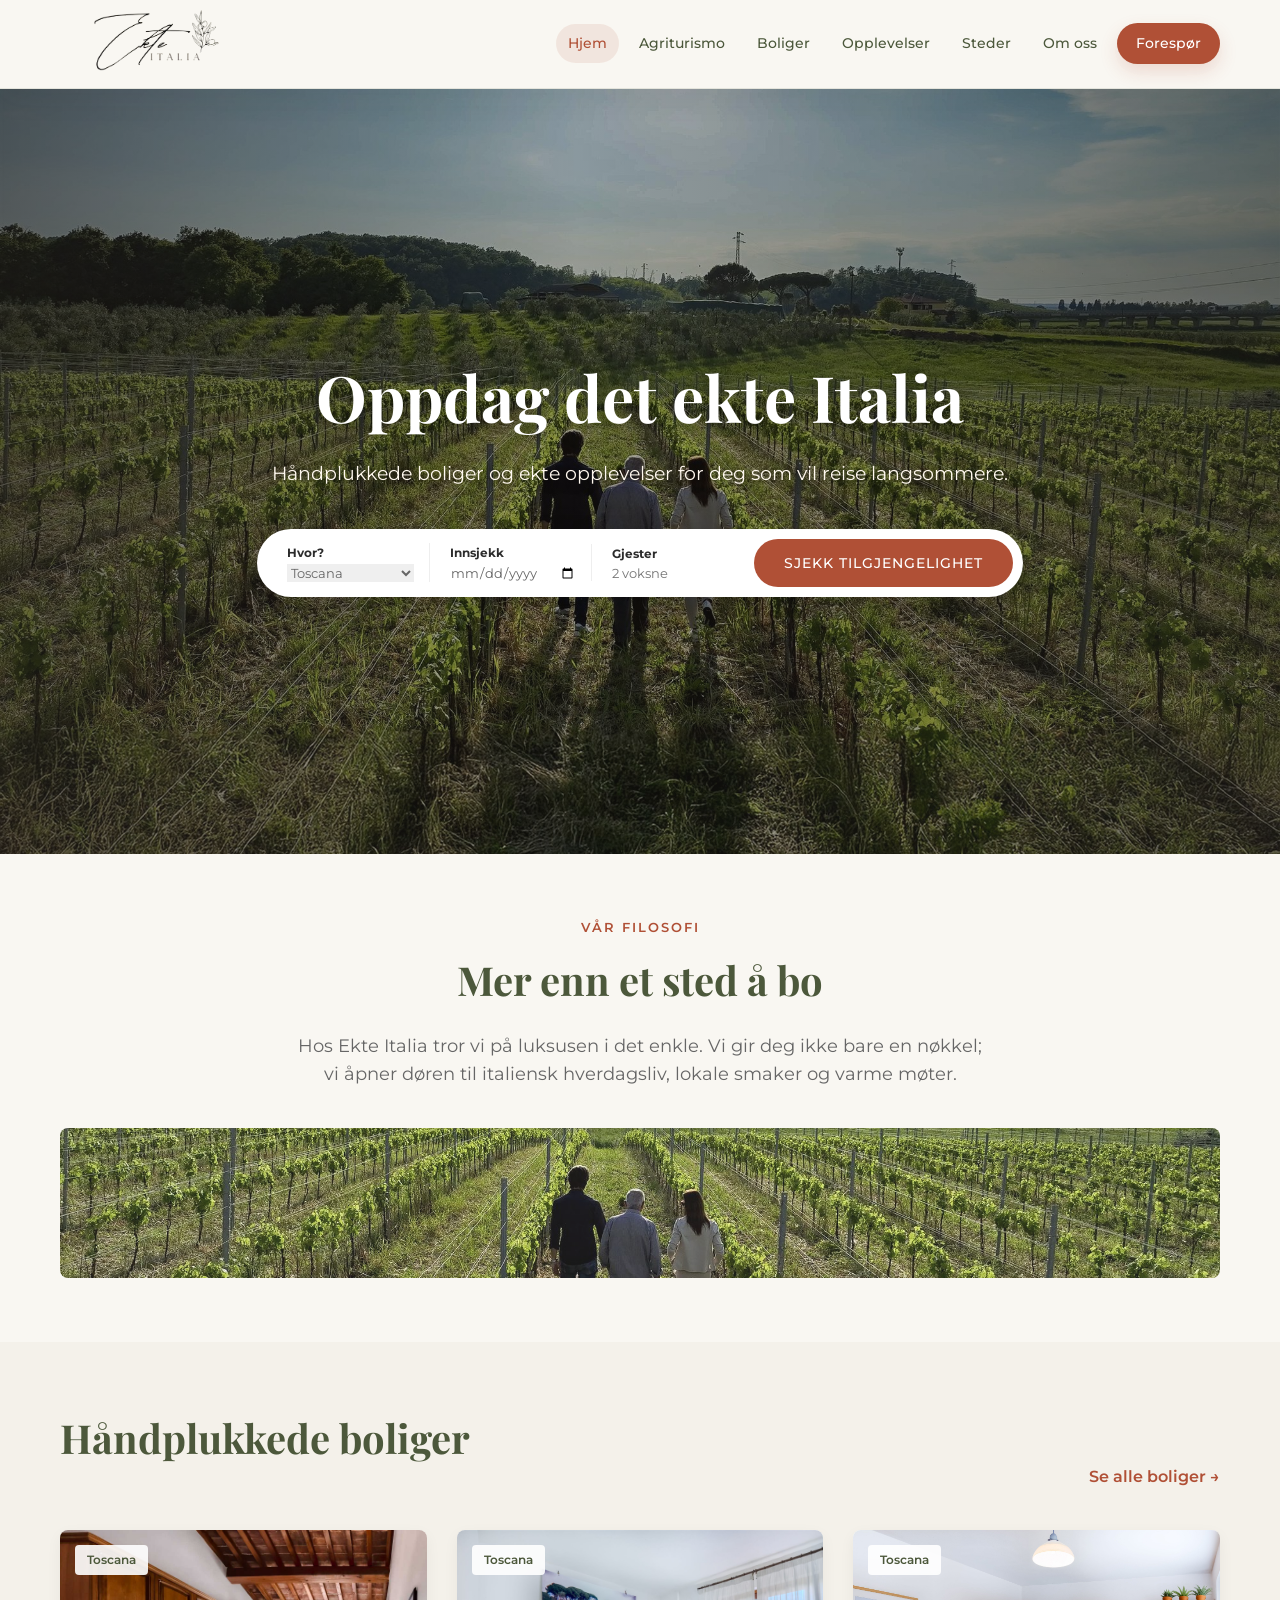
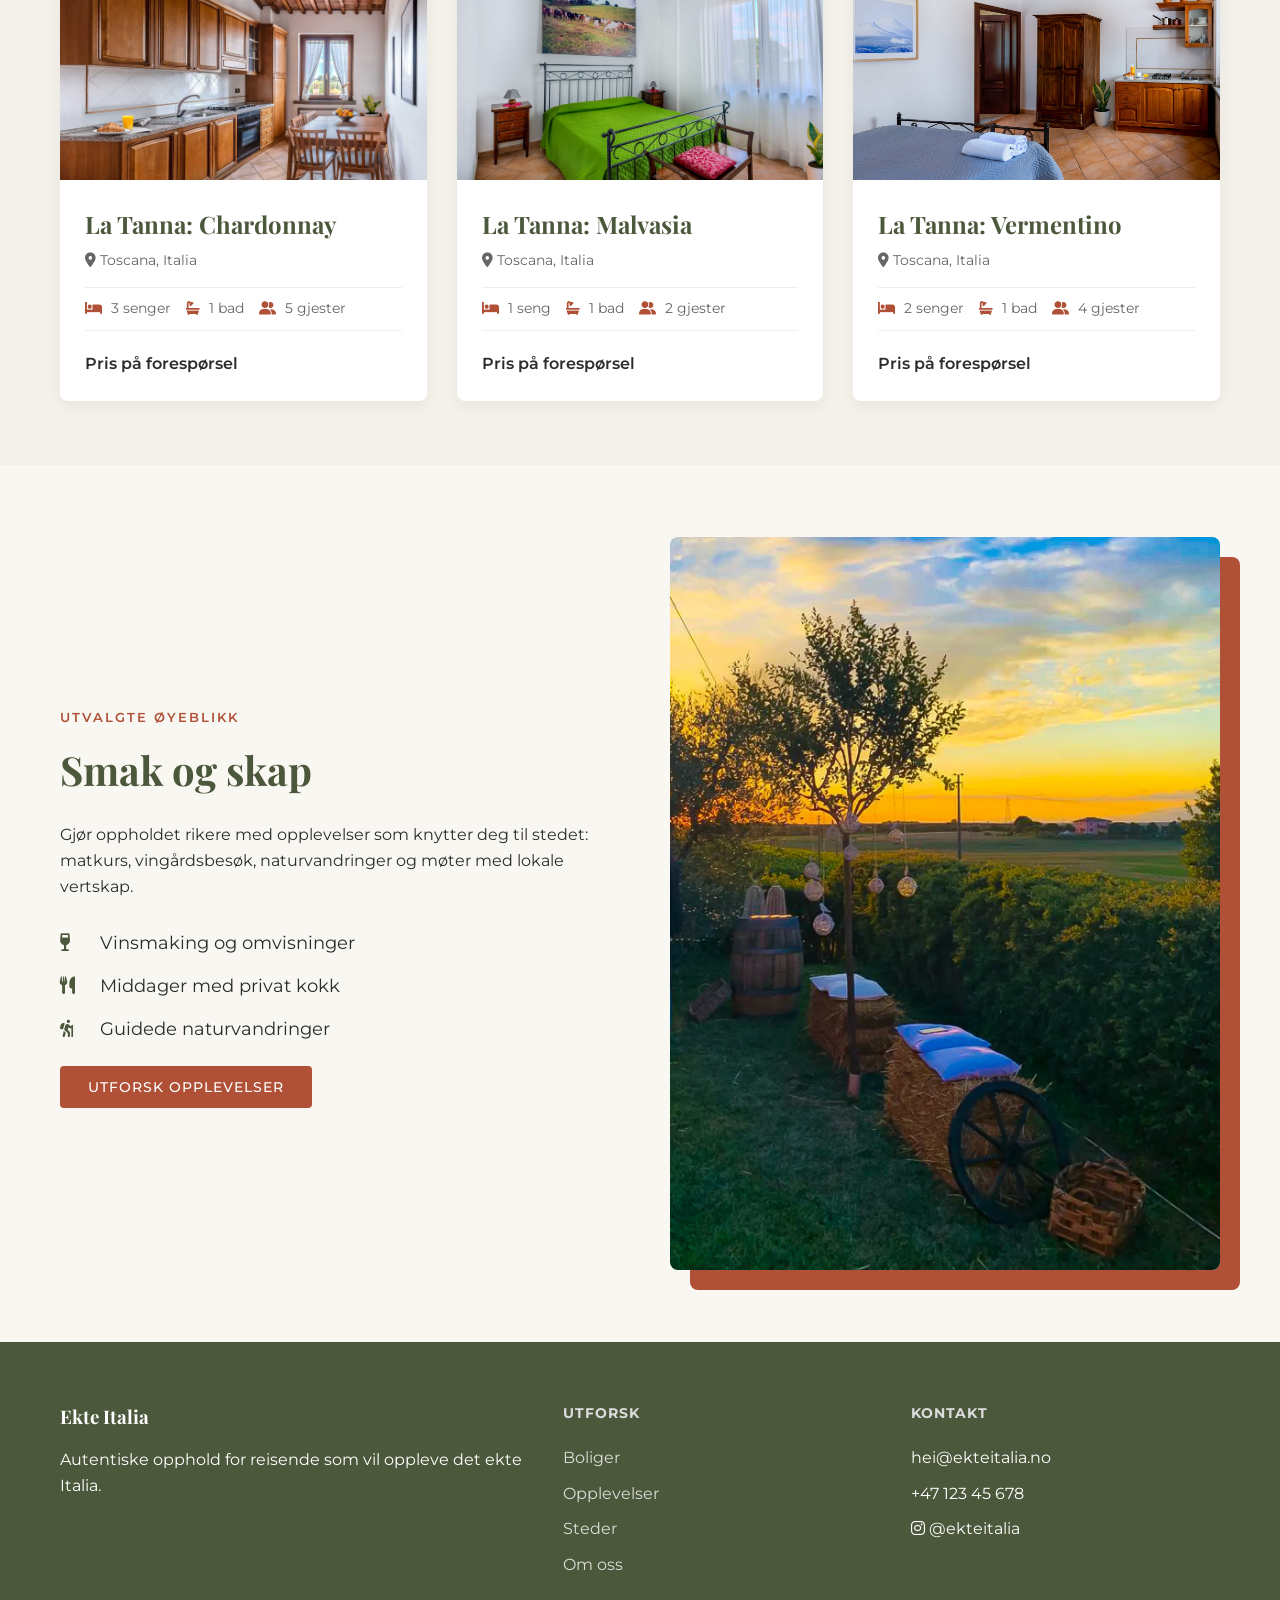
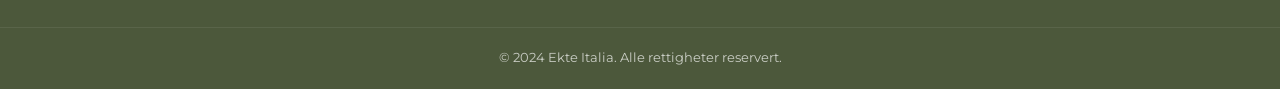
<file: index.html>
<!DOCTYPE html>
<html lang="no">
<head>
    <meta charset="UTF-8">
    <meta name="viewport" content="width=device-width, initial-scale=1.0">
    <title>Ekte Italia | Autentiske boliger og opplevelser</title>
    <link rel="icon" type="image/png" href="Images/favicon.png">

    <link rel="preconnect" href="https://fonts.googleapis.com">
    <link rel="preconnect" href="https://fonts.gstatic.com" crossorigin>
    <link href="https://fonts.googleapis.com/css2?family=Montserrat:wght@300;400;500;600&family=Playfair+Display:ital,wght@0,400;0,600;1,400&display=swap" rel="stylesheet">
    <link rel="stylesheet" href="https://cdnjs.cloudflare.com/ajax/libs/font-awesome/6.0.0/css/all.min.css">
    <link rel="stylesheet" href="styles.css">
</head>
<body>

    <nav class="navbar">
        <div class="container nav-flex">
            <div class="logo">
                <a href="index.html"><img src="Images/Logo.png" alt="Ekte Italia logo"></a>
            </div>
            <ul class="nav-links">
                <li><a href="index.html" class="active">Hjem</a></li>
                <li><a href="agriturismo.html">Agriturismo</a></li>
                <li><a href="villas.html">Boliger</a></li>
                <li><a href="experiences.html">Opplevelser</a></li>
                <li><a href="places.html">Steder</a></li>
                <li><a href="about.html">Om oss</a></li>
                <li><a href="inquire.html" class="btn-nav">Forespør</a></li>
            </ul>
            <div class="hamburger">
                <i class="fas fa-bars"></i>
            </div>
        </div>
    </nav>

    <header class="hero">
        <div class="hero-content">
            <h1>Oppdag det ekte Italia</h1>
            <p>Håndplukkede boliger og ekte opplevelser for deg som vil reise langsommere.</p>

            <div class="search-bar">
                <div class="search-item">
                    <label>Hvor?</label>
                    <select id="home-region">
                        <option>Toscana</option>
                        <option>Puglia</option>
                        <option>Sicilia</option>
                    </select>
                </div>
                <div class="search-item border-left">
                    <label>Innsjekk</label>
                    <input type="date" id="home-arrival">
                </div>
                <div class="search-item border-left">
                    <label>Gjester</label>
                    <input type="number" id="home-guests" min="1" placeholder="2 voksne">
                </div>
                <button class="btn-search" type="button" id="home-search-btn">Sjekk tilgjengelighet</button>
            </div>
        </div>
    </header>

    <section class="philosophy">
        <div class="container text-center">
            <span class="subheading">Vår filosofi</span>
            <h2>Mer enn et sted å bo</h2>
            <p>Hos Ekte Italia tror vi på luksusen i det enkle. Vi gir deg ikke bare en nøkkel; vi åpner døren til italiensk hverdagsliv, lokale smaker og varme møter.</p>
            <img src="Images/background.jpg" alt="Italiensk landskap" class="divider-img" loading="lazy" decoding="async">
        </div>
    </section>

    <section class="villas bg-cream">
        <div class="container">
            <div class="section-header">
                <h2>Håndplukkede boliger</h2>
                <a href="villas.html" class="view-all">Se alle boliger &rarr;</a>
            </div>

            <div class="grid-3">
                <a href="property.html?id=1" class="card villa-card-link">
                    <div class="card-img">
                        <img src="Images/villas La Tanna/Appartamento Chardonnay/Agriturismo-la-tanna-appartamento-vacanze-chardonnay-01.jpg" alt="La Tanna Chardonnay" loading="lazy" decoding="async">
                        <span class="tag">Toscana</span>
                    </div>
                    <div class="card-body">
                        <h3>La Tanna: Chardonnay</h3>
                        <p class="location"><i class="fas fa-map-marker-alt"></i> Toscana, Italia</p>
                        <ul class="specs">
                            <li><i class="fas fa-bed"></i> 3 senger</li>
                            <li><i class="fas fa-bath"></i> 1 bad</li>
                            <li><i class="fas fa-user-friends"></i> 5 gjester</li>
                        </ul>
                        <div class="card-footer">
                            <span class="price">Pris på forespørsel</span>
                        </div>
                    </div>
                </a>

                <a href="property.html?id=2" class="card villa-card-link">
                    <div class="card-img">
                        <img src="Images/villas La Tanna/Appartamento Malvasia/05_Camera_01.jpg" alt="La Tanna Malvasia" loading="lazy" decoding="async">
                        <span class="tag">Toscana</span>
                    </div>
                    <div class="card-body">
                        <h3>La Tanna: Malvasia</h3>
                        <p class="location"><i class="fas fa-map-marker-alt"></i> Toscana, Italia</p>
                        <ul class="specs">
                            <li><i class="fas fa-bed"></i> 1 seng</li>
                            <li><i class="fas fa-bath"></i> 1 bad</li>
                            <li><i class="fas fa-user-friends"></i> 2 gjester</li>
                        </ul>
                        <div class="card-footer">
                            <span class="price">Pris på forespørsel</span>
                        </div>
                    </div>
                </a>

                <a href="property.html?id=5" class="card villa-card-link">
                    <div class="card-img">
                        <img src="Images/villas La Tanna/Appartamento Vermentino/SOGGIORNO_01.jpg" alt="La Tanna Vermentino" loading="lazy" decoding="async">
                        <span class="tag">Toscana</span>
                    </div>
                    <div class="card-body">
                        <h3>La Tanna: Vermentino</h3>
                        <p class="location"><i class="fas fa-map-marker-alt"></i> Toscana, Italia</p>
                        <ul class="specs">
                            <li><i class="fas fa-bed"></i> 2 senger</li>
                            <li><i class="fas fa-bath"></i> 1 bad</li>
                            <li><i class="fas fa-user-friends"></i> 4 gjester</li>
                        </ul>
                        <div class="card-footer">
                            <span class="price">Pris på forespørsel</span>
                        </div>
                    </div>
                </a>
            </div>
        </div>
    </section>

    <section class="experiences">
        <div class="container split-layout">
            <div class="split-text">
                <span class="subheading">Utvalgte øyeblikk</span>
                <h2>Smak og skap</h2>
                <p>Gjør oppholdet rikere med opplevelser som knytter deg til stedet: matkurs, vingårdsbesøk, naturvandringer og møter med lokale vertskap.</p>
                <ul class="exp-list">
                    <li><i class="fas fa-wine-glass"></i> Vinsmaking og omvisninger</li>
                    <li><i class="fas fa-utensils"></i> Middager med privat kokk</li>
                    <li><i class="fas fa-hiking"></i> Guidede naturvandringer</li>
                </ul>
                <a href="experiences.html" class="btn-primary">Utforsk opplevelser</a>
            </div>
            <div class="split-image">
                <img src="Images/villas La Tanna/Foto Agriturismo generiche/Agriturismo-la-tanna-aperitivi.webp" alt="Italiensk matopplevelse" loading="lazy" decoding="async">
            </div>
        </div>
    </section>

    <footer>
        <div class="container footer-content">
            <div class="footer-col">
                <h3>Ekte Italia</h3>
                <p>Autentiske opphold for reisende som vil oppleve det ekte Italia.</p>
            </div>
            <div class="footer-col">
                <h4>Utforsk</h4>
                <ul>
                    <li><a href="villas.html">Boliger</a></li>
                    <li><a href="experiences.html">Opplevelser</a></li>
                    <li><a href="places.html">Steder</a></li>
                    <li><a href="about.html">Om oss</a></li>
                </ul>
            </div>
            <div class="footer-col">
                <h4>Kontakt</h4>
                <ul>
                    <li>hei@ekteitalia.no</li>
                    <li>+47 123 45 678</li>
                    <li><i class="fab fa-instagram"></i> @ekteitalia</li>
                </ul>
            </div>
        </div>
        <div class="copyright">
            <p>&copy; 2024 Ekte Italia. Alle rettigheter reservert.</p>
        </div>
    </footer>
    <script>
        const hamburger = document.querySelector(".hamburger");
        const navLinks = document.querySelector(".nav-links");

        hamburger.addEventListener("click", () => {
            navLinks.classList.toggle("nav-active");
            hamburger.classList.toggle("toggle");
        });

        document.getElementById("home-search-btn").addEventListener("click", () => {
            const params = new URLSearchParams();
            const region = document.getElementById("home-region").value;
            const arrival = document.getElementById("home-arrival").value;
            const guests = document.getElementById("home-guests").value;

            if (region) params.set("region", region);
            if (arrival) params.set("arrival", arrival);
            if (guests) params.set("adults", guests);

            window.location.href = `inquire.html${params.toString() ? `?${params.toString()}` : ""}`;
        });

        document.querySelectorAll(".nav-links a").forEach(link => {
            const currentPage = window.location.pathname.split("/").pop() || "index.html";
            const linkPage = link.getAttribute("href").split("?")[0];
            if (linkPage === currentPage) link.classList.add("active");
        });
    </script>
</body>
</html>
</file>
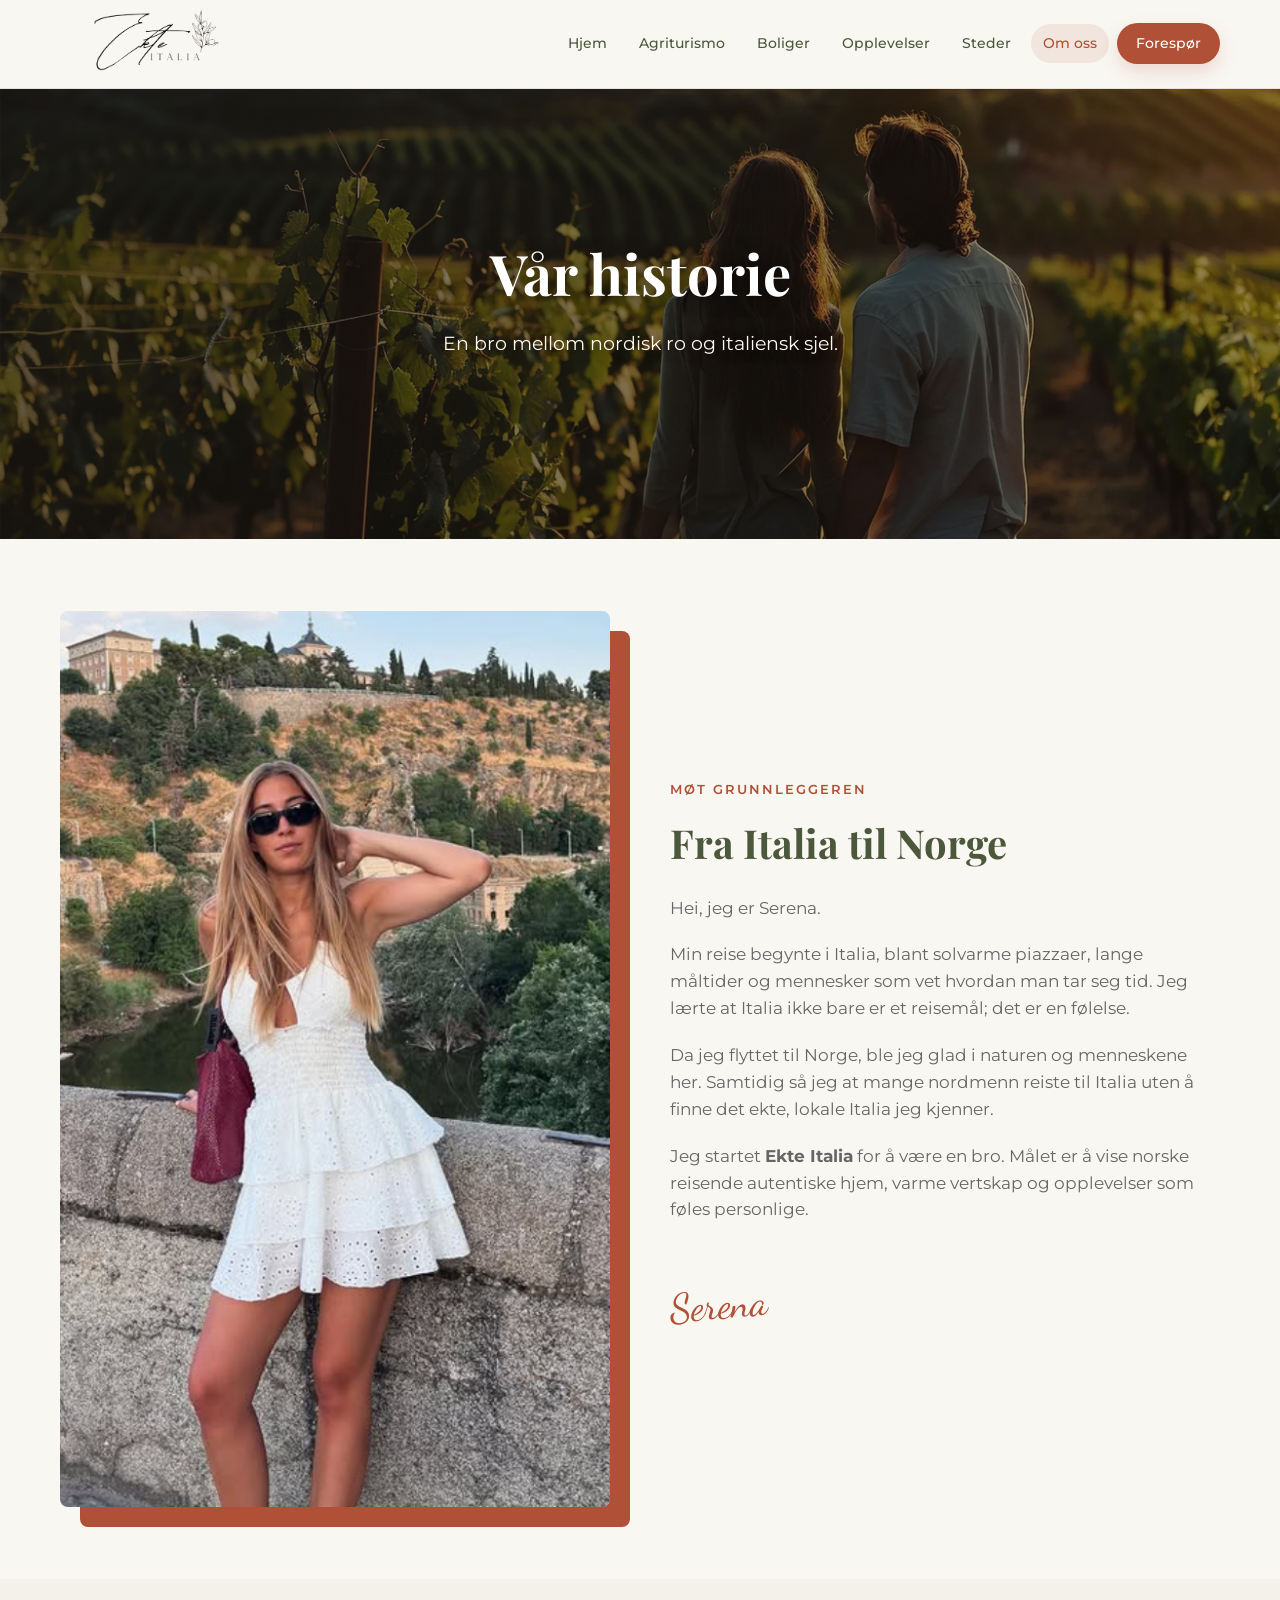
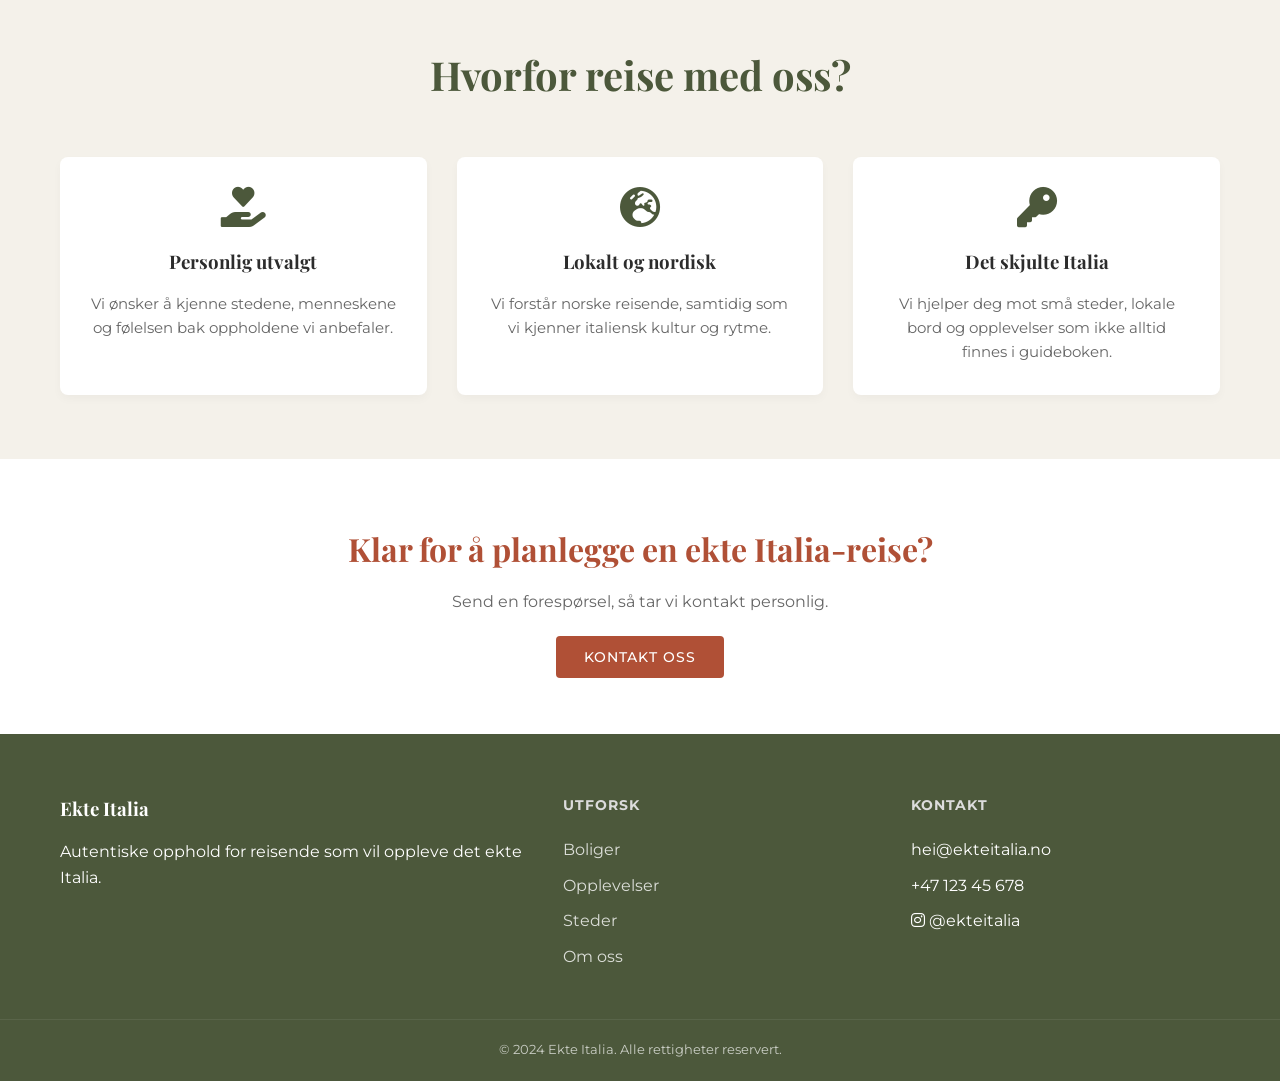
<file: about.html>
<!DOCTYPE html>
<html lang="no">
<head>
    <meta charset="UTF-8">
    <meta name="viewport" content="width=device-width, initial-scale=1.0">
    <title>Om oss | Ekte Italia</title>
    <link rel="icon" type="image/png" href="Images/favicon.png">

    <link rel="preconnect" href="https://fonts.googleapis.com">
    <link rel="preconnect" href="https://fonts.gstatic.com" crossorigin>
    <link href="https://fonts.googleapis.com/css2?family=Montserrat:wght@300;400;500;600&family=Playfair+Display:ital,wght@0,400;0,600;1,400&family=Dancing+Script:wght@500&display=swap" rel="stylesheet">
    <link rel="stylesheet" href="https://cdnjs.cloudflare.com/ajax/libs/font-awesome/6.0.0/css/all.min.css">
    <link rel="stylesheet" href="styles.css">
</head>
<body>

    <nav class="navbar">
        <div class="container nav-flex">
            <div class="logo">
                <a href="index.html"><img src="Images/Logo.png" alt="Ekte Italia logo"></a>
            </div>
            <ul class="nav-links">
                <li><a href="index.html">Hjem</a></li>
                <li><a href="agriturismo.html">Agriturismo</a></li>
                <li><a href="villas.html">Boliger</a></li>
                <li><a href="experiences.html">Opplevelser</a></li>
                <li><a href="places.html">Steder</a></li>
                <li><a href="about.html" class="active">Om oss</a></li>
                <li><a href="inquire.html" class="btn-nav">Forespør</a></li>
            </ul>
            <div class="hamburger">
                <i class="fas fa-bars"></i>
            </div>
        </div>
    </nav>

    <header class="hero-about">
        <div class="hero-content">
            <h1>Vår historie</h1>
            <p>En bro mellom nordisk ro og italiensk sjel.</p>
        </div>
    </header>

    <section class="founder-story">
        <div class="container split-layout reverse-mobile">
            <div class="split-image">
                <img src="Images/Serena.png" alt="Serena, grunnlegger av Ekte Italia">
            </div>
            <div class="split-text">
                <span class="subheading">Møt grunnleggeren</span>
                <h2>Fra Italia til Norge</h2>
                <p>Hei, jeg er Serena.</p>
                <p>Min reise begynte i Italia, blant solvarme piazzaer, lange måltider og mennesker som vet hvordan man tar seg tid. Jeg lærte at Italia ikke bare er et reisemål; det er en følelse.</p>
                <p>Da jeg flyttet til Norge, ble jeg glad i naturen og menneskene her. Samtidig så jeg at mange nordmenn reiste til Italia uten å finne det ekte, lokale Italia jeg kjenner.</p>
                <p>Jeg startet <strong>Ekte Italia</strong> for å være en bro. Målet er å vise norske reisende autentiske hjem, varme vertskap og opplevelser som føles personlige.</p>

                <div class="signature">Serena</div>
            </div>
        </div>
    </section>

    <section class="values-section bg-cream">
        <div class="container">
            <div class="text-center mb-50">
                <h2>Hvorfor reise med oss?</h2>
            </div>
            <div class="grid-3">
                <div class="value-card">
                    <i class="fas fa-hand-holding-heart"></i>
                    <h3>Personlig utvalgt</h3>
                    <p>Vi ønsker å kjenne stedene, menneskene og følelsen bak oppholdene vi anbefaler.</p>
                </div>
                <div class="value-card">
                    <i class="fas fa-globe-europe"></i>
                    <h3>Lokalt og nordisk</h3>
                    <p>Vi forstår norske reisende, samtidig som vi kjenner italiensk kultur og rytme.</p>
                </div>
                <div class="value-card">
                    <i class="fas fa-key"></i>
                    <h3>Det skjulte Italia</h3>
                    <p>Vi hjelper deg mot små steder, lokale bord og opplevelser som ikke alltid finnes i guideboken.</p>
                </div>
            </div>
        </div>
    </section>

    <section class="simple-banner">
        <div class="container">
            <h2>Klar for å planlegge en ekte Italia-reise?</h2>
            <p>Send en forespørsel, så tar vi kontakt personlig.</p>
            <a href="inquire.html" class="btn-primary">Kontakt oss</a>
        </div>
    </section>

    <footer>
        <div class="container footer-content">
            <div class="footer-col">
                <h3>Ekte Italia</h3>
                <p>Autentiske opphold for reisende som vil oppleve det ekte Italia.</p>
            </div>
            <div class="footer-col">
                <h4>Utforsk</h4>
                <ul>
                    <li><a href="villas.html">Boliger</a></li>
                    <li><a href="experiences.html">Opplevelser</a></li>
                    <li><a href="places.html">Steder</a></li>
                    <li><a href="about.html">Om oss</a></li>
                </ul>
            </div>
            <div class="footer-col">
                <h4>Kontakt</h4>
                <ul>
                    <li>hei@ekteitalia.no</li>
                    <li>+47 123 45 678</li>
                    <li><i class="fab fa-instagram"></i> @ekteitalia</li>
                </ul>
            </div>
        </div>
        <div class="copyright">
            <p>&copy; 2024 Ekte Italia. Alle rettigheter reservert.</p>
        </div>
    </footer>
    <script>
        const hamburger = document.querySelector(".hamburger");
        const navLinks = document.querySelector(".nav-links");

        hamburger.addEventListener("click", () => {
            navLinks.classList.toggle("nav-active");
            hamburger.classList.toggle("toggle");
        });

        document.querySelectorAll(".nav-links a").forEach(link => {
            const currentPage = window.location.pathname.split("/").pop() || "index.html";
            const linkPage = link.getAttribute("href").split("?")[0];
            if (linkPage === currentPage) link.classList.add("active");
        });
    </script>
</body>
</html>
</file>
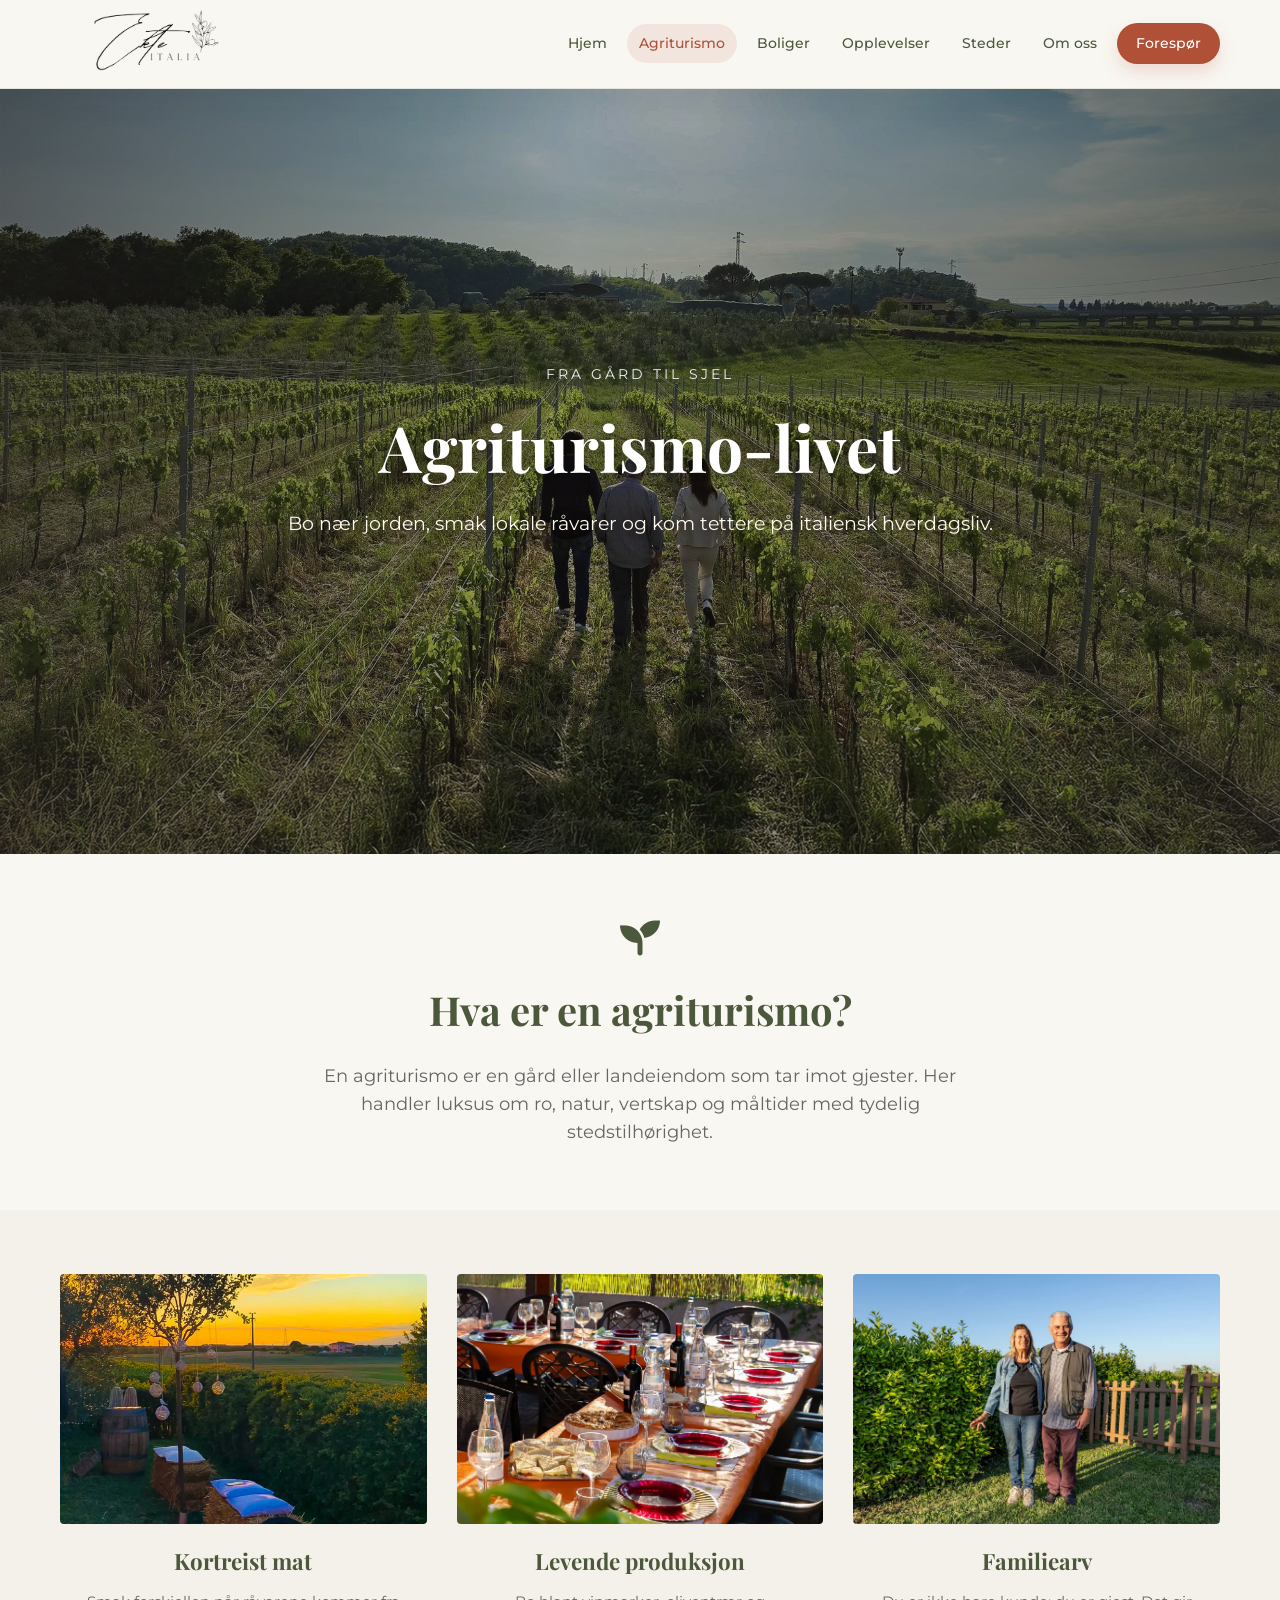
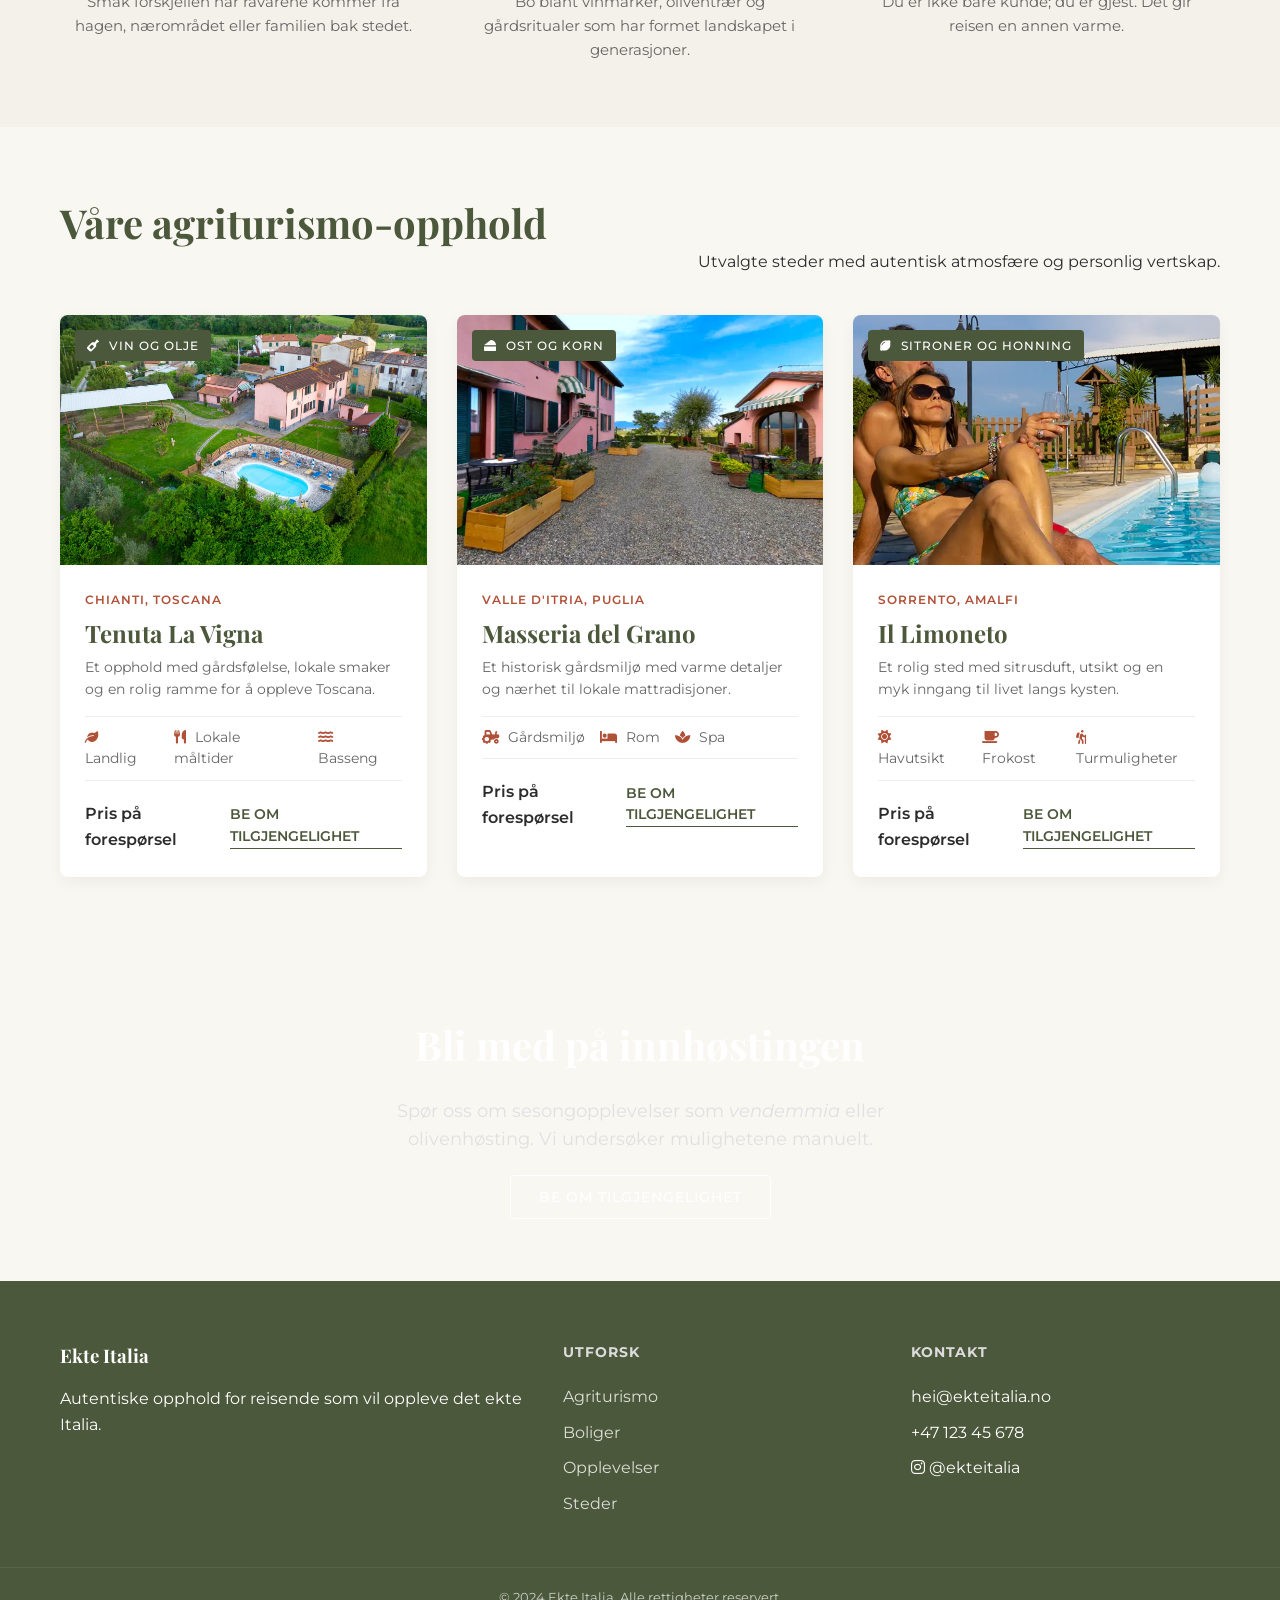
<file: agriturismo.html>
<!DOCTYPE html>
<html lang="no">
<head>
    <meta charset="UTF-8">
    <meta name="viewport" content="width=device-width, initial-scale=1.0">
    <title>Agriturismo | Ekte Italia</title>
    <link rel="icon" type="image/png" href="Images/favicon.png">

    <link rel="preconnect" href="https://fonts.googleapis.com">
    <link rel="preconnect" href="https://fonts.gstatic.com" crossorigin>
    <link href="https://fonts.googleapis.com/css2?family=Montserrat:wght@300;400;500;600&family=Playfair+Display:ital,wght@0,400;0,600;1,400&display=swap" rel="stylesheet">
    <link rel="stylesheet" href="https://cdnjs.cloudflare.com/ajax/libs/font-awesome/6.0.0/css/all.min.css">
    <link rel="stylesheet" href="styles.css">
</head>
<body>

    <nav class="navbar">
        <div class="container nav-flex">
            <div class="logo">
                <a href="index.html"><img src="Images/Logo.png" alt="Ekte Italia logo"></a>
            </div>
            <ul class="nav-links">
                <li><a href="index.html">Hjem</a></li>
                <li><a href="agriturismo.html" class="active">Agriturismo</a></li>
                <li><a href="villas.html">Boliger</a></li>
                <li><a href="experiences.html">Opplevelser</a></li>
                <li><a href="places.html">Steder</a></li>
                <li><a href="about.html">Om oss</a></li>
                <li><a href="inquire.html" class="btn-nav">Forespør</a></li>
            </ul>
            <div class="hamburger">
                <i class="fas fa-bars"></i>
            </div>
        </div>
    </nav>

    <header class="hero">
        <div class="hero-content">
            <span class="hero-subtitle">Fra gård til sjel</span>
            <h1>Agriturismo-livet</h1>
            <p>Bo nær jorden, smak lokale råvarer og kom tettere på italiensk hverdagsliv.</p>
        </div>
    </header>

    <section class="agri-intro text-center">
        <div class="container">
            <i class="fas fa-seedling intro-icon"></i>
            <h2>Hva er en agriturismo?</h2>
            <p>En agriturismo er en gård eller landeiendom som tar imot gjester. Her handler luksus om ro, natur, vertskap og måltider med tydelig stedstilhørighet.</p>
        </div>
    </section>

    <section class="pillars bg-cream">
        <div class="container grid-3">
            <div class="pillar-card">
                <img src="Images/villas La Tanna/Foto Agriturismo generiche/Agriturismo-la-tanna-aperitivi.webp" alt="Mat" loading="lazy" decoding="async">
                <h3>Kortreist mat</h3>
                <p>Smak forskjellen når råvarene kommer fra hagen, nærområdet eller familien bak stedet.</p>
            </div>
            <div class="pillar-card">
                <img src="Images/villas La Tanna/Foto Agriturismo generiche/Agriturismo-la-tanna-degustazioni-gazebo.webp" alt="Vin" loading="lazy" decoding="async">
                <h3>Levende produksjon</h3>
                <p>Bo blant vinmarker, oliventrær og gårdsritualer som har formet landskapet i generasjoner.</p>
            </div>
            <div class="pillar-card">
                <img src="Images/villas La Tanna/Foto Agriturismo generiche/Agriturismo-la-tanna-antonio-e-brunella-DEF.webp" alt="Familie" loading="lazy" decoding="async">
                <h3>Familiearv</h3>
                <p>Du er ikke bare kunde; du er gjest. Det gir reisen en annen varme.</p>
            </div>
        </div>
    </section>

    <section class="agri-list">
        <div class="container">
            <div class="section-header">
                <h2>Våre agriturismo-opphold</h2>
                <p>Utvalgte steder med autentisk atmosfære og personlig vertskap.</p>
            </div>

            <div class="grid-2-col">
                <div class="card agri-card">
                    <div class="card-img">
                        <img src="Images/villas La Tanna/Foto Agriturismo generiche/Agriturismo-la-tanna-veduta-aerea.jpg" alt="Gård i Toscana" loading="lazy" decoding="async">
                        <span class="producer-badge"><i class="fas fa-wine-bottle"></i> Vin og olje</span>
                    </div>
                    <div class="card-body">
                        <span class="region">Chianti, Toscana</span>
                        <h3>Tenuta La Vigna</h3>
                        <p class="description">Et opphold med gårdsfølelse, lokale smaker og en rolig ramme for å oppleve Toscana.</p>
                        <ul class="specs">
                            <li><i class="fas fa-leaf"></i> Landlig</li>
                            <li><i class="fas fa-utensils"></i> Lokale måltider</li>
                            <li><i class="fas fa-water"></i> Basseng</li>
                        </ul>
                        <div class="card-footer">
                            <span class="price">Pris på forespørsel</span>
                            <a href="inquire.html?property=Tenuta%20La%20Vigna" class="btn-text">Be om tilgjengelighet</a>
                        </div>
                    </div>
                </div>

                <div class="card agri-card">
                    <div class="card-img">
                        <img src="Images/villas La Tanna/Foto Agriturismo generiche/Agriturismo-la-tanna-il-borgo.webp" alt="Gård i Puglia" loading="lazy" decoding="async">
                        <span class="producer-badge"><i class="fas fa-cheese"></i> Ost og korn</span>
                    </div>
                    <div class="card-body">
                        <span class="region">Valle d'Itria, Puglia</span>
                        <h3>Masseria del Grano</h3>
                        <p class="description">Et historisk gårdsmiljø med varme detaljer og nærhet til lokale mattradisjoner.</p>
                        <ul class="specs">
                            <li><i class="fas fa-tractor"></i> Gårdsmiljø</li>
                            <li><i class="fas fa-bed"></i> Rom</li>
                            <li><i class="fas fa-spa"></i> Spa</li>
                        </ul>
                        <div class="card-footer">
                            <span class="price">Pris på forespørsel</span>
                            <a href="inquire.html?property=Masseria%20del%20Grano" class="btn-text">Be om tilgjengelighet</a>
                        </div>
                    </div>
                </div>

                <div class="card agri-card">
                    <div class="card-img">
                        <img src="Images/villas La Tanna/Foto Agriturismo generiche/Agriturismo-la-tanna-relax-in-piscina.webp" alt="Sitronhage" loading="lazy" decoding="async">
                        <span class="producer-badge"><i class="fas fa-lemon"></i> Sitroner og honning</span>
                    </div>
                    <div class="card-body">
                        <span class="region">Sorrento, Amalfi</span>
                        <h3>Il Limoneto</h3>
                        <p class="description">Et rolig sted med sitrusduft, utsikt og en myk inngang til livet langs kysten.</p>
                        <ul class="specs">
                            <li><i class="fas fa-sun"></i> Havutsikt</li>
                            <li><i class="fas fa-coffee"></i> Frokost</li>
                            <li><i class="fas fa-hiking"></i> Turmuligheter</li>
                        </ul>
                        <div class="card-footer">
                            <span class="price">Pris på forespørsel</span>
                            <a href="inquire.html?property=Il%20Limoneto" class="btn-text">Be om tilgjengelighet</a>
                        </div>
                    </div>
                </div>
            </div>
        </div>
    </section>

    <section class="harvest-banner">
        <div class="container">
            <div class="harvest-content">
                <h2>Bli med på innhøstingen</h2>
                <p>Spør oss om sesongopplevelser som <em>vendemmia</em> eller olivenhøsting. Vi undersøker mulighetene manuelt.</p>
                <a href="inquire.html?experience=Innh%C3%B8sting%20i%20Italia" class="btn-primary btn-white-border">Be om tilgjengelighet</a>
            </div>
        </div>
    </section>

    <footer>
        <div class="container footer-content">
            <div class="footer-col">
                <h3>Ekte Italia</h3>
                <p>Autentiske opphold for reisende som vil oppleve det ekte Italia.</p>
            </div>
            <div class="footer-col">
                <h4>Utforsk</h4>
                <ul>
                    <li><a href="agriturismo.html">Agriturismo</a></li>
                    <li><a href="villas.html">Boliger</a></li>
                    <li><a href="experiences.html">Opplevelser</a></li>
                    <li><a href="places.html">Steder</a></li>
                </ul>
            </div>
            <div class="footer-col">
                <h4>Kontakt</h4>
                <ul>
                    <li>hei@ekteitalia.no</li>
                    <li>+47 123 45 678</li>
                    <li><i class="fab fa-instagram"></i> @ekteitalia</li>
                </ul>
            </div>
        </div>
        <div class="copyright">
            <p>&copy; 2024 Ekte Italia. Alle rettigheter reservert.</p>
        </div>
    </footer>

    <script>
        const hamburger = document.querySelector(".hamburger");
        const navLinks = document.querySelector(".nav-links");
        hamburger.addEventListener("click", () => {
            navLinks.classList.toggle("nav-active");
            hamburger.classList.toggle("toggle");
        });

        document.querySelectorAll(".nav-links a").forEach(link => {
            const currentPage = window.location.pathname.split("/").pop() || "index.html";
            const linkPage = link.getAttribute("href").split("?")[0];
            if (linkPage === currentPage) link.classList.add("active");
        });
    </script>
</body>
</html>
</file>
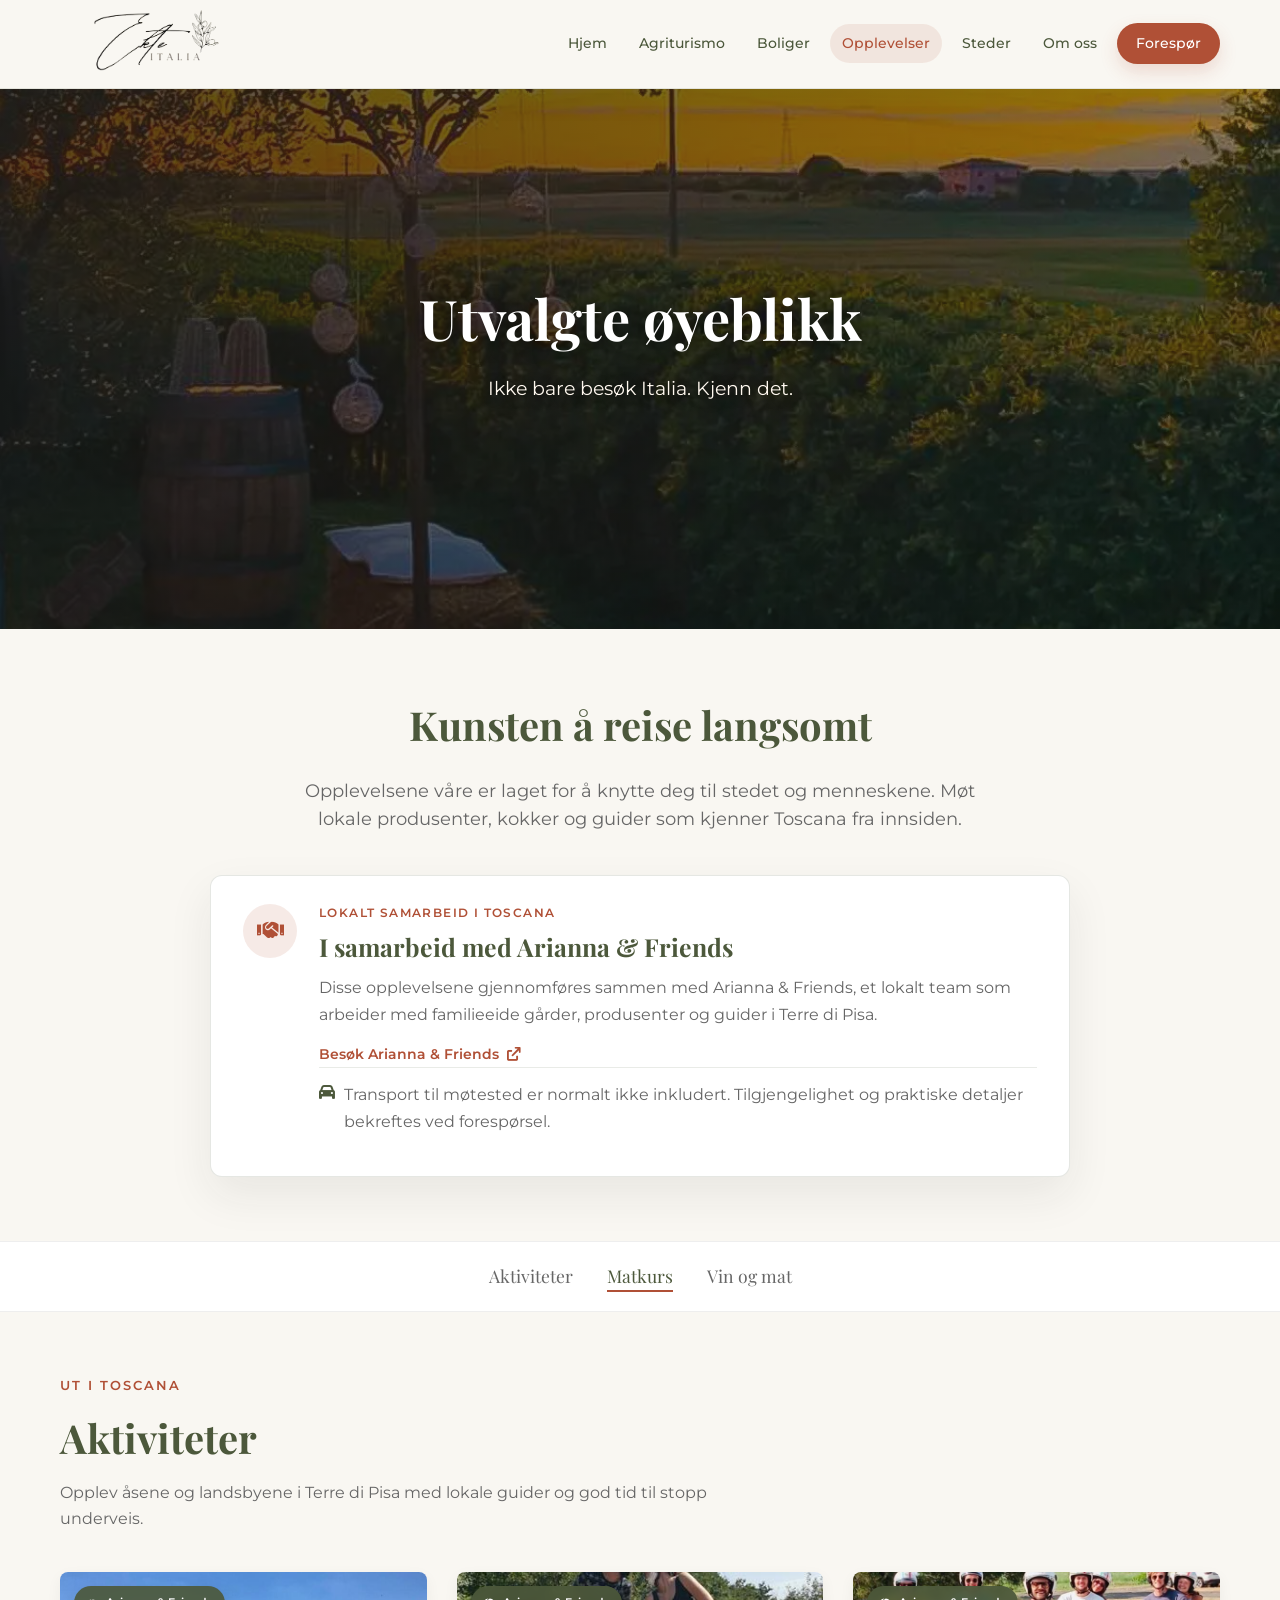
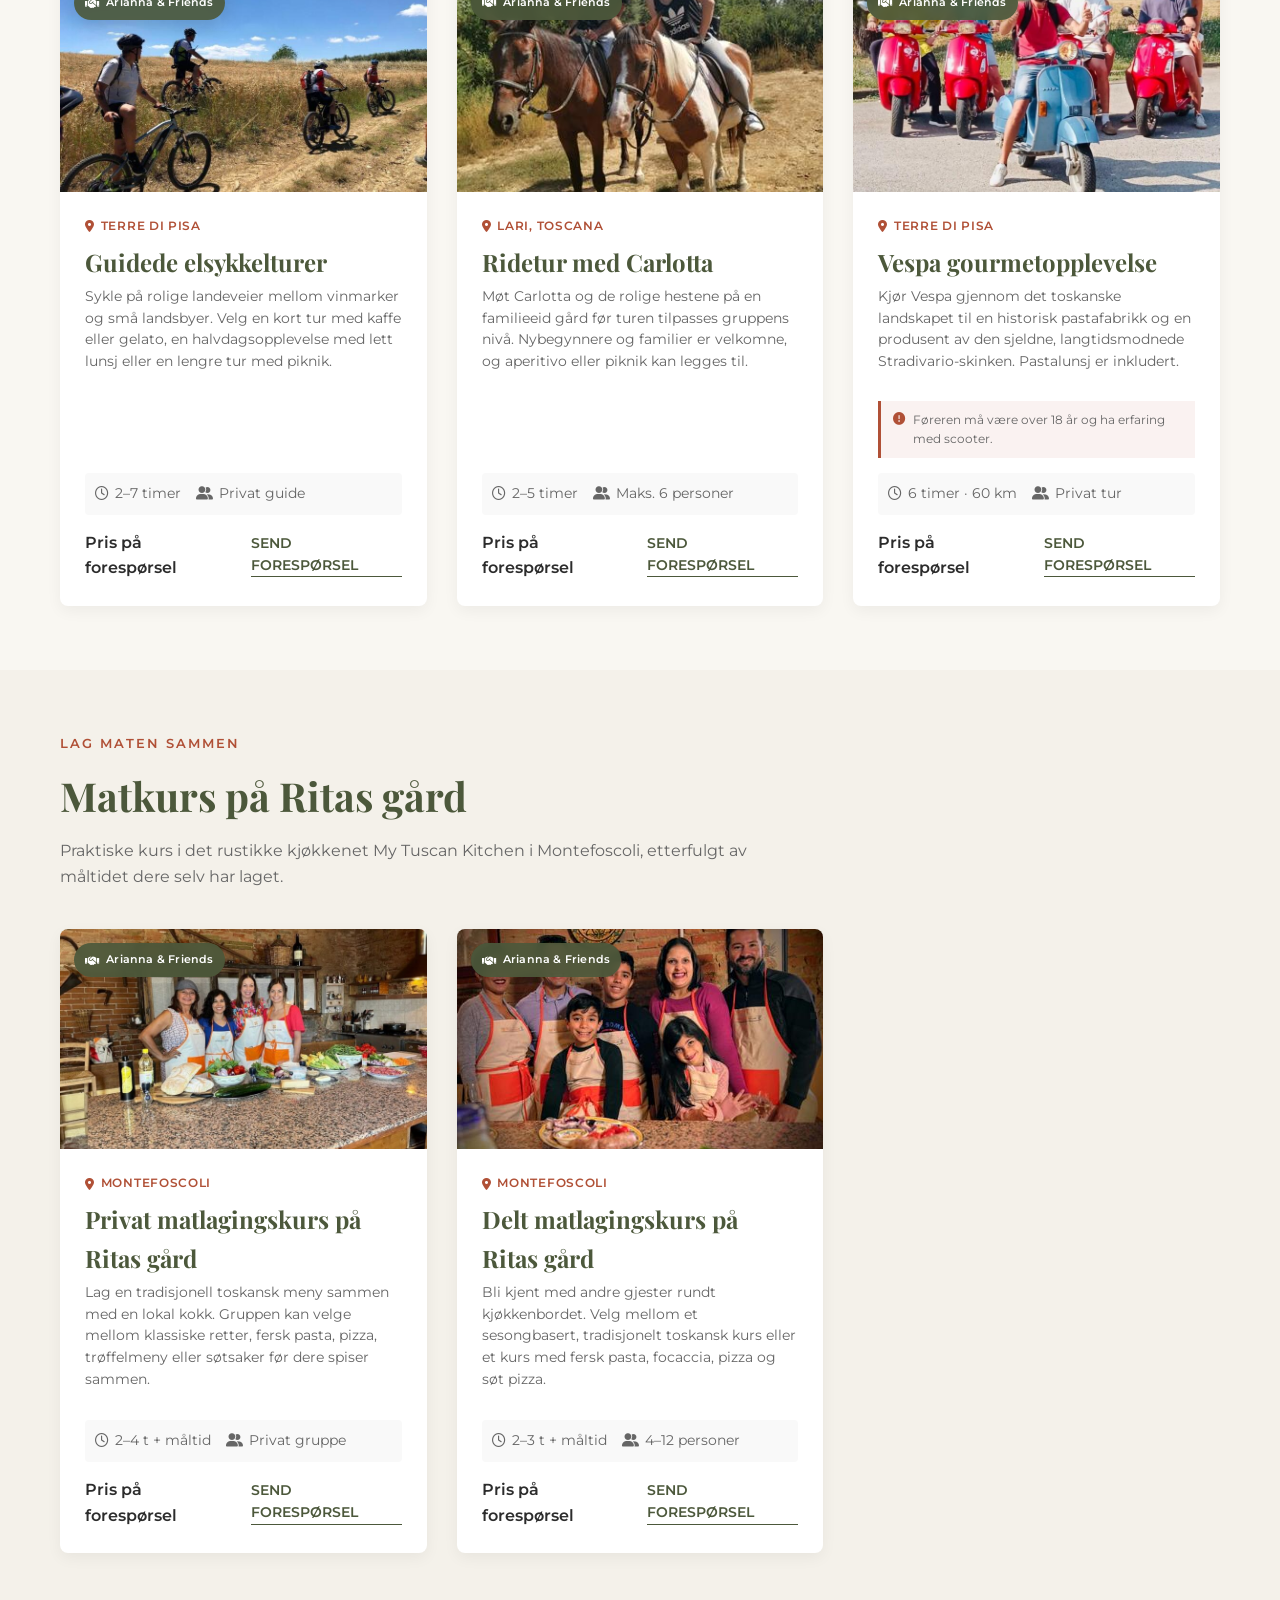
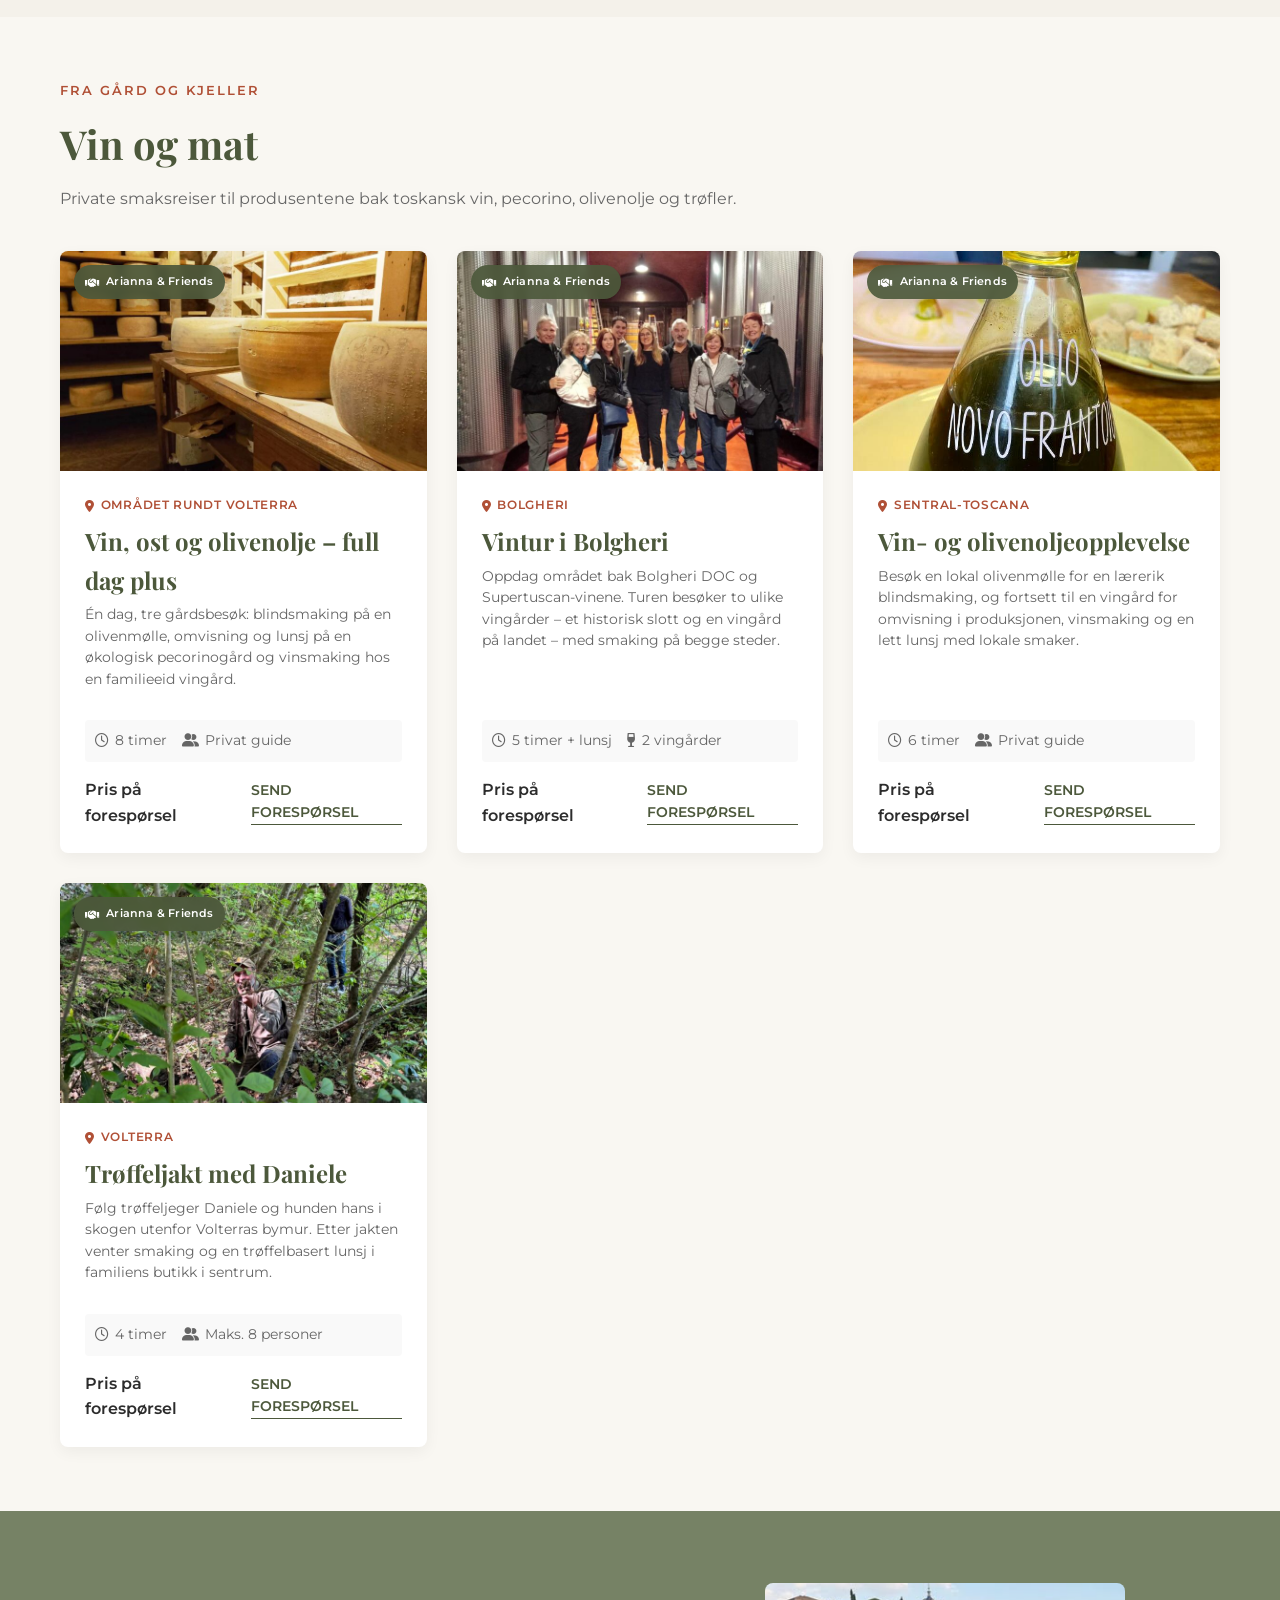
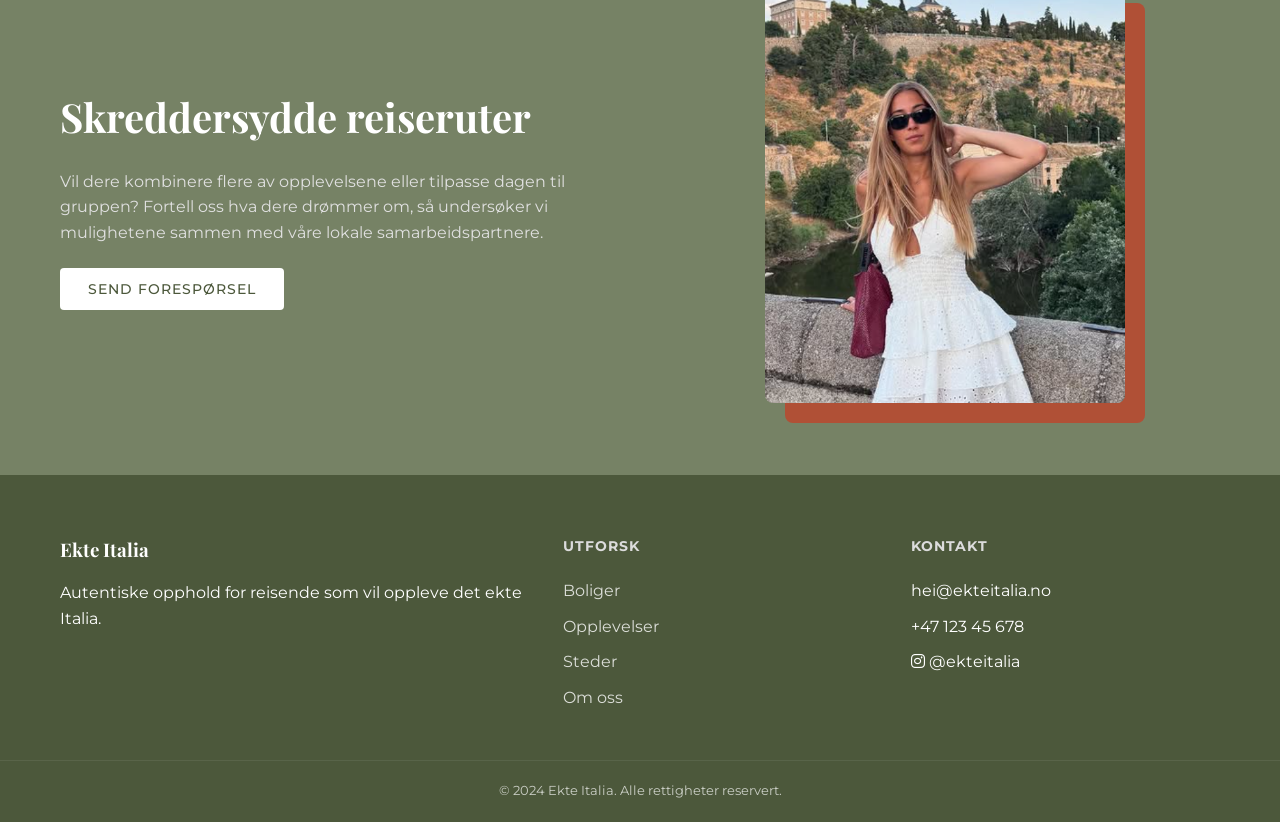
<file: experiences.html>
<!DOCTYPE html>
<html lang="no">
<head>
    <meta charset="UTF-8">
    <meta name="viewport" content="width=device-width, initial-scale=1.0">
    <title>Opplevelser | Ekte Italia</title>
    <link rel="icon" type="image/png" href="Images/favicon.png">

    <link rel="preconnect" href="https://fonts.googleapis.com">
    <link rel="preconnect" href="https://fonts.gstatic.com" crossorigin>
    <link href="https://fonts.googleapis.com/css2?family=Montserrat:wght@300;400;500;600&family=Playfair+Display:ital,wght@0,400;0,600;1,400&display=swap" rel="stylesheet">
    <link rel="stylesheet" href="https://cdnjs.cloudflare.com/ajax/libs/font-awesome/6.0.0/css/all.min.css">
    <link rel="stylesheet" href="styles.css">
</head>
<body>

    <nav class="navbar">
        <div class="container nav-flex">
            <div class="logo">
                <a href="index.html"><img src="Images/Logo.png" alt="Ekte Italia logo"></a>
            </div>
            <ul class="nav-links">
                <li><a href="index.html">Hjem</a></li>
                <li><a href="agriturismo.html">Agriturismo</a></li>
                <li><a href="villas.html">Boliger</a></li>
                <li><a href="experiences.html" class="active">Opplevelser</a></li>
                <li><a href="places.html">Steder</a></li>
                <li><a href="about.html">Om oss</a></li>
                <li><a href="inquire.html" class="btn-nav">Forespør</a></li>
            </ul>
            <div class="hamburger">
                <i class="fas fa-bars"></i>
            </div>
        </div>
    </nav>

    <header class="hero-experiences">
        <div class="hero-content">
            <h1>Utvalgte øyeblikk</h1>
            <p>Ikke bare besøk Italia. Kjenn det.</p>
        </div>
    </header>

    <section class="intro-text text-center">
        <div class="container">
            <h2>Kunsten å reise langsomt</h2>
            <p>Opplevelsene våre er laget for å knytte deg til stedet og menneskene. Møt lokale produsenter, kokker og guider som kjenner Toscana fra innsiden.</p>

            <div class="experience-partner">
                <div class="partner-icon" aria-hidden="true">
                    <i class="fas fa-handshake"></i>
                </div>
                <div class="partner-copy">
                    <span class="partner-kicker">Lokalt samarbeid i Toscana</span>
                    <h3>I samarbeid med Arianna &amp; Friends</h3>
                    <p>Disse opplevelsene gjennomføres sammen med Arianna &amp; Friends, et lokalt team som arbeider med familieeide gårder, produsenter og guider i Terre di Pisa.</p>
                    <a href="https://www.ariannandfriends.com/" target="_blank" rel="noopener noreferrer" class="partner-link">
                        Besøk Arianna &amp; Friends <i class="fas fa-arrow-up-right-from-square" aria-hidden="true"></i>
                    </a>
                    <p class="partner-practical"><i class="fas fa-car" aria-hidden="true"></i> Transport til møtested er normalt ikke inkludert. Tilgjengelighet og praktiske detaljer bekreftes ved forespørsel.</p>
                </div>
            </div>
        </div>
    </section>

    <nav class="category-menu" aria-label="Opplevelseskategorier">
        <div class="container">
            <a href="#activities" class="cat-link active">Aktiviteter</a>
            <a href="#cooking" class="cat-link">Matkurs</a>
            <a href="#wine-food" class="cat-link">Vin og mat</a>
        </div>
    </nav>

    <section id="activities" class="exp-section">
        <div class="container">
            <div class="section-title">
                <span class="subheading">Ut i Toscana</span>
                <h2>Aktiviteter</h2>
                <p class="section-intro">Opplev åsene og landsbyene i Terre di Pisa med lokale guider og god tid til stopp underveis.</p>
            </div>

            <div class="grid-3">
                <article class="card exp-card partner-exp-card">
                    <div class="card-img">
                        <img src="Images/experiences/arianna-and-friends/e-bike-tour.jpg" alt="Guidet elsykkeltur i de toskanske åsene" loading="lazy" decoding="async">
                        <span class="partner-chip"><i class="fas fa-handshake" aria-hidden="true"></i> Arianna &amp; Friends</span>
                    </div>
                    <div class="card-body">
                        <span class="experience-location"><i class="fas fa-map-marker-alt" aria-hidden="true"></i> Terre di Pisa</span>
                        <h3>Guidede elsykkelturer</h3>
                        <p class="description">Sykle på rolige landeveier mellom vinmarker og små landsbyer. Velg en kort tur med kaffe eller gelato, en halvdagsopplevelse med lett lunsj eller en lengre tur med piknik.</p>
                        <div class="exp-details">
                            <span><i class="far fa-clock" aria-hidden="true"></i> 2–7 timer</span>
                            <span><i class="fas fa-user-friends" aria-hidden="true"></i> Privat guide</span>
                        </div>
                        <div class="card-footer">
                            <span class="price">Pris på forespørsel</span>
                            <a href="inquire.html?experience=Guidede%20elsykkelturer" class="btn-text">Send forespørsel</a>
                        </div>
                    </div>
                </article>

                <article class="card exp-card partner-exp-card">
                    <div class="card-img">
                        <img src="Images/experiences/arianna-and-friends/horseback-riding.jpg" alt="Ridetur med guide i Toscana" loading="lazy" decoding="async">
                        <span class="partner-chip"><i class="fas fa-handshake" aria-hidden="true"></i> Arianna &amp; Friends</span>
                    </div>
                    <div class="card-body">
                        <span class="experience-location"><i class="fas fa-map-marker-alt" aria-hidden="true"></i> Lari, Toscana</span>
                        <h3>Ridetur med Carlotta</h3>
                        <p class="description">Møt Carlotta og de rolige hestene på en familieeid gård før turen tilpasses gruppens nivå. Nybegynnere og familier er velkomne, og aperitivo eller piknik kan legges til.</p>
                        <div class="exp-details">
                            <span><i class="far fa-clock" aria-hidden="true"></i> 2–5 timer</span>
                            <span><i class="fas fa-user-friends" aria-hidden="true"></i> Maks. 6 personer</span>
                        </div>
                        <div class="card-footer">
                            <span class="price">Pris på forespørsel</span>
                            <a href="inquire.html?experience=Ridetur%20med%20Carlotta%20i%20Lari" class="btn-text">Send forespørsel</a>
                        </div>
                    </div>
                </article>

                <article class="card exp-card partner-exp-card">
                    <div class="card-img">
                        <img src="Images/experiences/arianna-and-friends/vespa-gourmet.jpg" alt="Vespa gourmetopplevelse med Arianna og Friends" loading="lazy" decoding="async">
                        <span class="partner-chip"><i class="fas fa-handshake" aria-hidden="true"></i> Arianna &amp; Friends</span>
                    </div>
                    <div class="card-body">
                        <span class="experience-location"><i class="fas fa-map-marker-alt" aria-hidden="true"></i> Terre di Pisa</span>
                        <h3>Vespa gourmetopplevelse</h3>
                        <p class="description">Kjør Vespa gjennom det toskanske landskapet til en historisk pastafabrikk og en produsent av den sjeldne, langtidsmodnede Stradivario-skinken. Pastalunsj er inkludert.</p>
                        <p class="experience-note"><i class="fas fa-circle-exclamation" aria-hidden="true"></i> Føreren må være over 18 år og ha erfaring med scooter.</p>
                        <div class="exp-details">
                            <span><i class="far fa-clock" aria-hidden="true"></i> 6 timer · 60 km</span>
                            <span><i class="fas fa-user-friends" aria-hidden="true"></i> Privat tur</span>
                        </div>
                        <div class="card-footer">
                            <span class="price">Pris på forespørsel</span>
                            <a href="inquire.html?experience=Vespa%20gourmetopplevelse" class="btn-text">Send forespørsel</a>
                        </div>
                    </div>
                </article>
            </div>
        </div>
    </section>

    <section id="cooking" class="exp-section bg-cream">
        <div class="container">
            <div class="section-title">
                <span class="subheading">Lag maten sammen</span>
                <h2>Matkurs på Ritas gård</h2>
                <p class="section-intro">Praktiske kurs i det rustikke kjøkkenet My Tuscan Kitchen i Montefoscoli, etterfulgt av måltidet dere selv har laget.</p>
            </div>

            <div class="grid-2-col experience-grid-two">
                <article class="card exp-card partner-exp-card">
                    <div class="card-img">
                        <img src="Images/experiences/arianna-and-friends/private-cooking-ritas-farm.jpeg" alt="Privat matlagingskurs på Ritas gård" loading="lazy" decoding="async">
                        <span class="partner-chip"><i class="fas fa-handshake" aria-hidden="true"></i> Arianna &amp; Friends</span>
                    </div>
                    <div class="card-body">
                        <span class="experience-location"><i class="fas fa-map-marker-alt" aria-hidden="true"></i> Montefoscoli</span>
                        <h3>Privat matlagingskurs på Ritas gård</h3>
                        <p class="description">Lag en tradisjonell toskansk meny sammen med en lokal kokk. Gruppen kan velge mellom klassiske retter, fersk pasta, pizza, trøffelmeny eller søtsaker før dere spiser sammen.</p>
                        <div class="exp-details">
                            <span><i class="far fa-clock" aria-hidden="true"></i> 2–4 t + måltid</span>
                            <span><i class="fas fa-user-friends" aria-hidden="true"></i> Privat gruppe</span>
                        </div>
                        <div class="card-footer">
                            <span class="price">Pris på forespørsel</span>
                            <a href="inquire.html?experience=Privat%20matlagingskurs%20p%C3%A5%20Ritas%20g%C3%A5rd" class="btn-text">Send forespørsel</a>
                        </div>
                    </div>
                </article>

                <article class="card exp-card partner-exp-card">
                    <div class="card-img">
                        <img src="Images/experiences/arianna-and-friends/shared-cooking-ritas-farm.jpeg" alt="Delt pasta- og pizzakurs på Ritas gård" loading="lazy" decoding="async">
                        <span class="partner-chip"><i class="fas fa-handshake" aria-hidden="true"></i> Arianna &amp; Friends</span>
                    </div>
                    <div class="card-body">
                        <span class="experience-location"><i class="fas fa-map-marker-alt" aria-hidden="true"></i> Montefoscoli</span>
                        <h3>Delt matlagingskurs på Ritas gård</h3>
                        <p class="description">Bli kjent med andre gjester rundt kjøkkenbordet. Velg mellom et sesongbasert, tradisjonelt toskansk kurs eller et kurs med fersk pasta, focaccia, pizza og søt pizza.</p>
                        <div class="exp-details">
                            <span><i class="far fa-clock" aria-hidden="true"></i> 2–3 t + måltid</span>
                            <span><i class="fas fa-user-friends" aria-hidden="true"></i> 4–12 personer</span>
                        </div>
                        <div class="card-footer">
                            <span class="price">Pris på forespørsel</span>
                            <a href="inquire.html?experience=Delt%20matlagingskurs%20p%C3%A5%20Ritas%20g%C3%A5rd" class="btn-text">Send forespørsel</a>
                        </div>
                    </div>
                </article>
            </div>
        </div>
    </section>

    <section id="wine-food" class="exp-section">
        <div class="container">
            <div class="section-title">
                <span class="subheading">Fra gård og kjeller</span>
                <h2>Vin og mat</h2>
                <p class="section-intro">Private smaksreiser til produsentene bak toskansk vin, pecorino, olivenolje og trøfler.</p>
            </div>

            <div class="grid-2-col experience-grid-two">
                <article class="card exp-card partner-exp-card">
                    <div class="card-img">
                        <img src="Images/experiences/arianna-and-friends/wine-cheese-olive-oil.jpeg" alt="Pecorino på en toskansk ostegård" loading="lazy" decoding="async">
                        <span class="partner-chip"><i class="fas fa-handshake" aria-hidden="true"></i> Arianna &amp; Friends</span>
                    </div>
                    <div class="card-body">
                        <span class="experience-location"><i class="fas fa-map-marker-alt" aria-hidden="true"></i> Området rundt Volterra</span>
                        <h3>Vin, ost og olivenolje – full dag plus</h3>
                        <p class="description">Én dag, tre gårdsbesøk: blindsmaking på en olivenmølle, omvisning og lunsj på en økologisk pecorinogård og vinsmaking hos en familieeid vingård.</p>
                        <div class="exp-details">
                            <span><i class="far fa-clock" aria-hidden="true"></i> 8 timer</span>
                            <span><i class="fas fa-user-friends" aria-hidden="true"></i> Privat guide</span>
                        </div>
                        <div class="card-footer">
                            <span class="price">Pris på forespørsel</span>
                            <a href="inquire.html?experience=Vin%2C%20ost%20og%20olivenolje%20%E2%80%93%20full%20dag%20plus" class="btn-text">Send forespørsel</a>
                        </div>
                    </div>
                </article>

                <article class="card exp-card partner-exp-card">
                    <div class="card-img">
                        <img src="Images/experiences/arianna-and-friends/bolgheri-wine-tour.jpeg" alt="Besøk i en vinkjeller i Bolgheri" loading="lazy" decoding="async">
                        <span class="partner-chip"><i class="fas fa-handshake" aria-hidden="true"></i> Arianna &amp; Friends</span>
                    </div>
                    <div class="card-body">
                        <span class="experience-location"><i class="fas fa-map-marker-alt" aria-hidden="true"></i> Bolgheri</span>
                        <h3>Vintur i Bolgheri</h3>
                        <p class="description">Oppdag området bak Bolgheri DOC og Supertuscan-vinene. Turen besøker to ulike vingårder – et historisk slott og en vingård på landet – med smaking på begge steder.</p>
                        <div class="exp-details">
                            <span><i class="far fa-clock" aria-hidden="true"></i> 5 timer + lunsj</span>
                            <span><i class="fas fa-wine-glass" aria-hidden="true"></i> 2 vingårder</span>
                        </div>
                        <div class="card-footer">
                            <span class="price">Pris på forespørsel</span>
                            <a href="inquire.html?experience=Vintur%20i%20Bolgheri" class="btn-text">Send forespørsel</a>
                        </div>
                    </div>
                </article>

                <article class="card exp-card partner-exp-card">
                    <div class="card-img">
                        <img src="Images/experiences/arianna-and-friends/wine-olive-oil.jpeg" alt="Smaking av fersk toskansk olivenolje" loading="lazy" decoding="async">
                        <span class="partner-chip"><i class="fas fa-handshake" aria-hidden="true"></i> Arianna &amp; Friends</span>
                    </div>
                    <div class="card-body">
                        <span class="experience-location"><i class="fas fa-map-marker-alt" aria-hidden="true"></i> Sentral-Toscana</span>
                        <h3>Vin- og olivenoljeopplevelse</h3>
                        <p class="description">Besøk en lokal olivenmølle for en lærerik blindsmaking, og fortsett til en vingård for omvisning i produksjonen, vinsmaking og en lett lunsj med lokale smaker.</p>
                        <div class="exp-details">
                            <span><i class="far fa-clock" aria-hidden="true"></i> 6 timer</span>
                            <span><i class="fas fa-user-friends" aria-hidden="true"></i> Privat guide</span>
                        </div>
                        <div class="card-footer">
                            <span class="price">Pris på forespørsel</span>
                            <a href="inquire.html?experience=Vin-%20og%20olivenoljeopplevelse" class="btn-text">Send forespørsel</a>
                        </div>
                    </div>
                </article>

                <article class="card exp-card partner-exp-card">
                    <div class="card-img">
                        <img src="Images/experiences/arianna-and-friends/truffle-hunting-volterra.jpg" alt="Trøffeljakt i skogen ved Volterra" loading="lazy" decoding="async">
                        <span class="partner-chip"><i class="fas fa-handshake" aria-hidden="true"></i> Arianna &amp; Friends</span>
                    </div>
                    <div class="card-body">
                        <span class="experience-location"><i class="fas fa-map-marker-alt" aria-hidden="true"></i> Volterra</span>
                        <h3>Trøffeljakt med Daniele</h3>
                        <p class="description">Følg trøffeljeger Daniele og hunden hans i skogen utenfor Volterras bymur. Etter jakten venter smaking og en trøffelbasert lunsj i familiens butikk i sentrum.</p>
                        <div class="exp-details">
                            <span><i class="far fa-clock" aria-hidden="true"></i> 4 timer</span>
                            <span><i class="fas fa-user-friends" aria-hidden="true"></i> Maks. 8 personer</span>
                        </div>
                        <div class="card-footer">
                            <span class="price">Pris på forespørsel</span>
                            <a href="inquire.html?experience=Tr%C3%B8ffeljakt%20i%20Volterra%20med%20Daniele" class="btn-text">Send forespørsel</a>
                        </div>
                    </div>
                </article>
            </div>
        </div>
    </section>

    <section class="custom-request">
        <div class="container split-layout">
            <div class="split-text">
                <h2>Skreddersydde reiseruter</h2>
                <p>Vil dere kombinere flere av opplevelsene eller tilpasse dagen til gruppen? Fortell oss hva dere drømmer om, så undersøker vi mulighetene sammen med våre lokale samarbeidspartnere.</p>
                <a href="inquire.html?experience=Skreddersydd%20reiseopplevelse" class="btn-primary">Send forespørsel</a>
            </div>
            <div class="split-image custom-request-image">
                <img src="Images/Serena.png" alt="Skreddersydd reiseplanlegging" loading="lazy" decoding="async">
            </div>
        </div>
    </section>

    <footer>
        <div class="container footer-content">
            <div class="footer-col">
                <h3>Ekte Italia</h3>
                <p>Autentiske opphold for reisende som vil oppleve det ekte Italia.</p>
            </div>
            <div class="footer-col">
                <h4>Utforsk</h4>
                <ul>
                    <li><a href="villas.html">Boliger</a></li>
                    <li><a href="experiences.html">Opplevelser</a></li>
                    <li><a href="places.html">Steder</a></li>
                    <li><a href="about.html">Om oss</a></li>
                </ul>
            </div>
            <div class="footer-col">
                <h4>Kontakt</h4>
                <ul>
                    <li>hei@ekteitalia.no</li>
                    <li>+47 123 45 678</li>
                    <li><i class="fab fa-instagram"></i> @ekteitalia</li>
                </ul>
            </div>
        </div>
        <div class="copyright">
            <p>&copy; 2024 Ekte Italia. Alle rettigheter reservert.</p>
        </div>
    </footer>
    <script>
        const hamburger = document.querySelector(".hamburger");
        const navLinks = document.querySelector(".nav-links");

        hamburger.addEventListener("click", () => {
            navLinks.classList.toggle("nav-active");
            hamburger.classList.toggle("toggle");
        });

        const categoryLinks = Array.from(document.querySelectorAll(".cat-link"));
        const categorySections = categoryLinks
            .map(link => document.querySelector(link.getAttribute("href")))
            .filter(Boolean);

        function setActiveCategory(sectionId) {
            categoryLinks.forEach(link => {
                link.classList.toggle("active", link.getAttribute("href") === `#${sectionId}`);
            });
        }

        const categoryObserver = new IntersectionObserver((entries) => {
            const visibleEntry = entries
                .filter(entry => entry.isIntersecting)
                .sort((a, b) => b.intersectionRatio - a.intersectionRatio)[0];

            if (visibleEntry) {
                setActiveCategory(visibleEntry.target.id);
            }
        }, {
            rootMargin: "-35% 0px -45% 0px",
            threshold: [0.15, 0.35, 0.6]
        });

        categorySections.forEach(section => categoryObserver.observe(section));

        categoryLinks.forEach(link => {
            link.addEventListener("click", () => {
                const sectionId = link.getAttribute("href").replace("#", "");
                setActiveCategory(sectionId);
            });
        });

        document.querySelectorAll(".nav-links a").forEach(link => {
            const currentPage = window.location.pathname.split("/").pop() || "index.html";
            const linkPage = link.getAttribute("href").split("?")[0];
            if (linkPage === currentPage) link.classList.add("active");
        });
    </script>
</body>
</html>
</file>
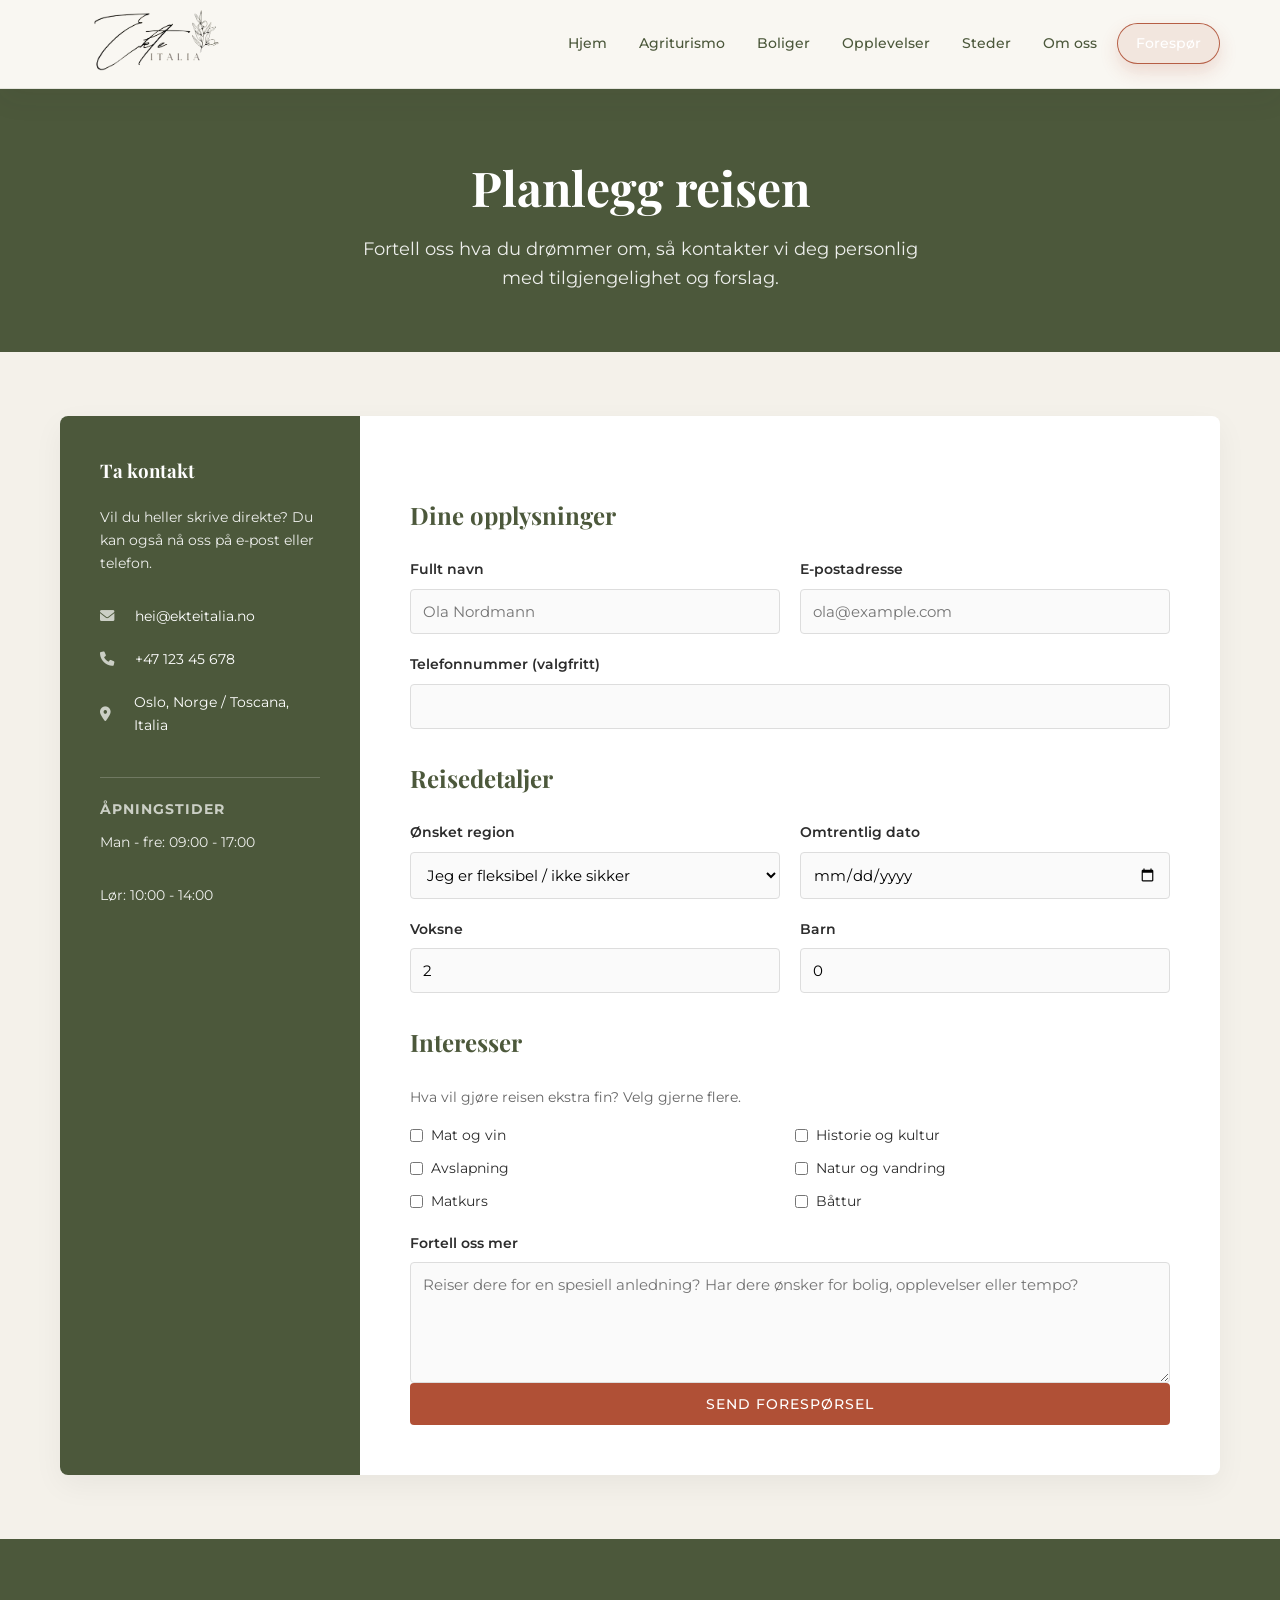
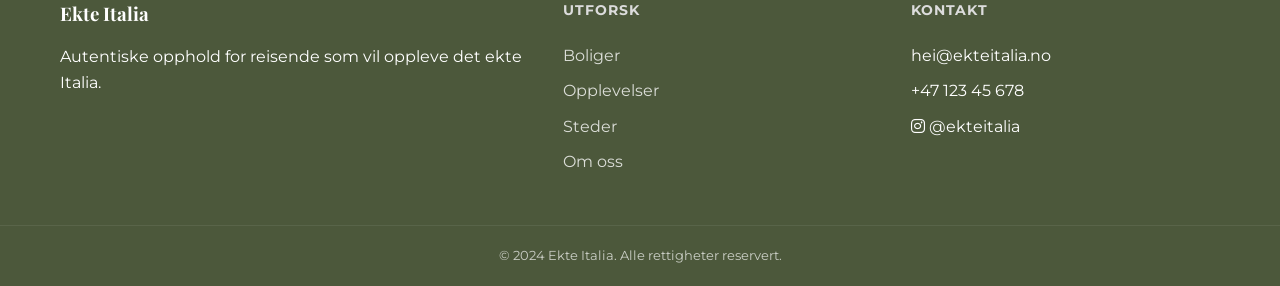
<file: inquire.html>
<!DOCTYPE html>
<html lang="no">
<head>
    <meta charset="UTF-8">
    <meta name="viewport" content="width=device-width, initial-scale=1.0">
    <title>Forespør | Ekte Italia</title>
    <link rel="icon" type="image/png" href="Images/favicon.png">

    <link rel="preconnect" href="https://fonts.googleapis.com">
    <link rel="preconnect" href="https://fonts.gstatic.com" crossorigin>
    <link href="https://fonts.googleapis.com/css2?family=Montserrat:wght@300;400;500;600&family=Playfair+Display:ital,wght@0,400;0,600;1,400&display=swap" rel="stylesheet">
    <link rel="stylesheet" href="https://cdnjs.cloudflare.com/ajax/libs/font-awesome/6.0.0/css/all.min.css">
    <link rel="stylesheet" href="styles.css">
</head>
<body>

    <nav class="navbar">
        <div class="container nav-flex">
            <div class="logo">
                <a href="index.html"><img src="Images/Logo.png" alt="Ekte Italia logo"></a>
            </div>
            <ul class="nav-links">
                <li><a href="index.html">Hjem</a></li>
                <li><a href="agriturismo.html">Agriturismo</a></li>
                <li><a href="villas.html">Boliger</a></li>
                <li><a href="experiences.html">Opplevelser</a></li>
                <li><a href="places.html">Steder</a></li>
                <li><a href="about.html">Om oss</a></li>
                <li><a href="inquire.html" class="btn-nav active-btn">Forespør</a></li>
            </ul>
            <div class="hamburger">
                <i class="fas fa-bars"></i>
            </div>
        </div>
    </nav>

    <header class="page-header">
        <div class="container">
            <h1>Planlegg reisen</h1>
            <p>Fortell oss hva du drømmer om, så kontakter vi deg personlig med tilgjengelighet og forslag.</p>
        </div>
    </header>

    <section class="inquire-section bg-cream">
        <div class="container">
            <div class="form-wrapper">
                <div class="contact-sidebar">
                    <h3>Ta kontakt</h3>
                    <p>Vil du heller skrive direkte? Du kan også nå oss på e-post eller telefon.</p>

                    <ul class="contact-list">
                        <li>
                            <i class="fas fa-envelope"></i>
                            <span>hei@ekteitalia.no</span>
                        </li>
                        <li>
                            <i class="fas fa-phone"></i>
                            <span>+47 123 45 678</span>
                        </li>
                        <li>
                            <i class="fas fa-map-marker-alt"></i>
                            <span>Oslo, Norge / Toscana, Italia</span>
                        </li>
                    </ul>

                    <div class="opening-hours">
                        <h4>Åpningstider</h4>
                        <p>Man - fre: 09:00 - 17:00</p>
                        <p>Lør: 10:00 - 14:00</p>
                    </div>
                </div>

                <div class="form-content">
                    <form id="inquireForm" action="https://formspree.io/f/mbddjwro" method="POST">
                        <input type="hidden" name="_subject" value="Ny forespørsel fra Ekte Italia">
                        <input type="hidden" id="selectedPropertyHidden" name="selected_property" value="">
                        <input type="hidden" id="selectedExperienceHidden" name="selected_experience" value="">

                        <div id="selectedRequest" class="form-group" style="display: none;">
                            <label>Valgt forespørsel</label>
                            <input type="text" id="selectedRequestText" name="selected_request" readonly>
                        </div>

                        <h3>Dine opplysninger</h3>
                        <div class="form-row">
                            <div class="form-group">
                                <label>Fullt navn</label>
                                <input type="text" name="name" placeholder="Ola Nordmann" required>
                            </div>
                            <div class="form-group">
                                <label>E-postadresse</label>
                                <input type="email" name="email" placeholder="ola@example.com" required>
                            </div>
                        </div>

                        <div class="form-row">
                            <div class="form-group">
                                <label>Telefonnummer (valgfritt)</label>
                                <input type="tel" name="phone">
                            </div>
                        </div>

                        <h3>Reisedetaljer</h3>
                        <div class="form-row">
                            <div class="form-group">
                                <label>Ønsket region</label>
                                <select name="region">
                                    <option value="Fleksibel / ikke sikker">Jeg er fleksibel / ikke sikker</option>
                                    <option value="Toscana">Toscana</option>
                                    <option value="Puglia">Puglia</option>
                                    <option value="Sicilia">Sicilia</option>
                                    <option value="Umbria">Umbria</option>
                                </select>
                            </div>
                            <div class="form-group">
                                <label>Omtrentlig dato</label>
                                <input type="date" name="arrival_date">
                            </div>
                        </div>

                        <div class="form-row">
                            <div class="form-group">
                                <label>Voksne</label>
                                <input type="number" name="adults" min="1" value="2">
                            </div>
                            <div class="form-group">
                                <label>Barn</label>
                                <input type="number" name="children" min="0" value="0">
                            </div>
                        </div>

                        <h3>Interesser</h3>
                        <p class="small-text">Hva vil gjøre reisen ekstra fin? Velg gjerne flere.</p>
                        <div class="checkbox-grid">
                            <label><input type="checkbox" name="interest" value="Mat og vin"> Mat og vin</label>
                            <label><input type="checkbox" name="interest" value="Historie og kultur"> Historie og kultur</label>
                            <label><input type="checkbox" name="interest" value="Avslapning"> Avslapning</label>
                            <label><input type="checkbox" name="interest" value="Natur og vandring"> Natur og vandring</label>
                            <label><input type="checkbox" name="interest" value="Matkurs"> Matkurs</label>
                            <label><input type="checkbox" name="interest" value="Båttur"> Båttur</label>
                        </div>

                        <div class="form-group mt-20">
                            <label>Fortell oss mer</label>
                            <textarea name="message" rows="5" placeholder="Reiser dere for en spesiell anledning? Har dere ønsker for bolig, opplevelser eller tempo?"></textarea>
                        </div>

                        <button type="submit" class="btn-primary w-100">Send forespørsel</button>
                    </form>
                </div>
            </div>
        </div>
    </section>

    <footer>
        <div class="container footer-content">
            <div class="footer-col">
                <h3>Ekte Italia</h3>
                <p>Autentiske opphold for reisende som vil oppleve det ekte Italia.</p>
            </div>
            <div class="footer-col">
                <h4>Utforsk</h4>
                <ul>
                    <li><a href="villas.html">Boliger</a></li>
                    <li><a href="experiences.html">Opplevelser</a></li>
                    <li><a href="places.html">Steder</a></li>
                    <li><a href="about.html">Om oss</a></li>
                </ul>
            </div>
            <div class="footer-col">
                <h4>Kontakt</h4>
                <ul>
                    <li>hei@ekteitalia.no</li>
                    <li>+47 123 45 678</li>
                    <li><i class="fab fa-instagram"></i> @ekteitalia</li>
                </ul>
            </div>
        </div>
        <div class="copyright">
            <p>&copy; 2024 Ekte Italia. Alle rettigheter reservert.</p>
        </div>
    </footer>

    <script>
        const hamburger = document.querySelector(".hamburger");
        const navLinks = document.querySelector(".nav-links");

        hamburger.addEventListener("click", () => {
            navLinks.classList.toggle("nav-active");
            hamburger.classList.toggle("toggle");
        });

        const params = new URLSearchParams(window.location.search);
        const selectedProperty = params.get("property");
        const selectedExperience = params.get("experience");
        const selectedRegion = params.get("region");
        const selectedArrival = params.get("arrival");
        const selectedAdults = params.get("adults");
        const selectedRequest = document.getElementById("selectedRequest");
        const selectedRequestText = document.getElementById("selectedRequestText");

        if (selectedProperty || selectedExperience) {
            const text = selectedProperty
                ? `Bolig: ${selectedProperty}`
                : `Opplevelse: ${selectedExperience}`;
            selectedRequest.style.display = "block";
            selectedRequestText.value = text;
            document.getElementById("selectedPropertyHidden").value = selectedProperty || "";
            document.getElementById("selectedExperienceHidden").value = selectedExperience || "";
        }

        if (selectedRegion) {
            const regionSelect = document.querySelector('select[name="region"]');
            regionSelect.value = selectedRegion;
        }

        if (selectedArrival) {
            document.querySelector('input[name="arrival_date"]').value = selectedArrival;
        }

        if (selectedAdults) {
            document.querySelector('input[name="adults"]').value = selectedAdults;
        }

        document.querySelectorAll(".nav-links a").forEach(link => {
            const currentPage = window.location.pathname.split("/").pop() || "index.html";
            const linkPage = link.getAttribute("href").split("?")[0];
            if (linkPage === currentPage) link.classList.add("active");
        });

        document.getElementById("inquireForm").addEventListener("submit", function(event) {
            event.preventDefault();

            var form = event.target;
            var data = new FormData(form);
            var submitBtn = form.querySelector("button");
            var originalText = submitBtn.innerText;
            submitBtn.innerText = "Sender...";
            submitBtn.disabled = true;

            fetch(form.action, {
                method: form.method,
                body: data,
                headers: {
                    'Accept': 'application/json'
                }
            }).then(response => {
                if (response.ok) {
                    window.location.href = "thanks.html";
                } else {
                    response.json().then(data => {
                        if (Object.hasOwn(data, 'errors')) {
                            alert(data["errors"].map(error => error["message"]).join(", "));
                        } else {
                            alert("Beklager, det oppstod et problem med innsendingen.");
                        }
                    });
                    submitBtn.innerText = originalText;
                    submitBtn.disabled = false;
                }
            }).catch(error => {
                alert("Beklager, det oppstod et problem med innsendingen.");
                submitBtn.innerText = originalText;
                submitBtn.disabled = false;
            });
        });
    </script>
</body>
</html>
</file>
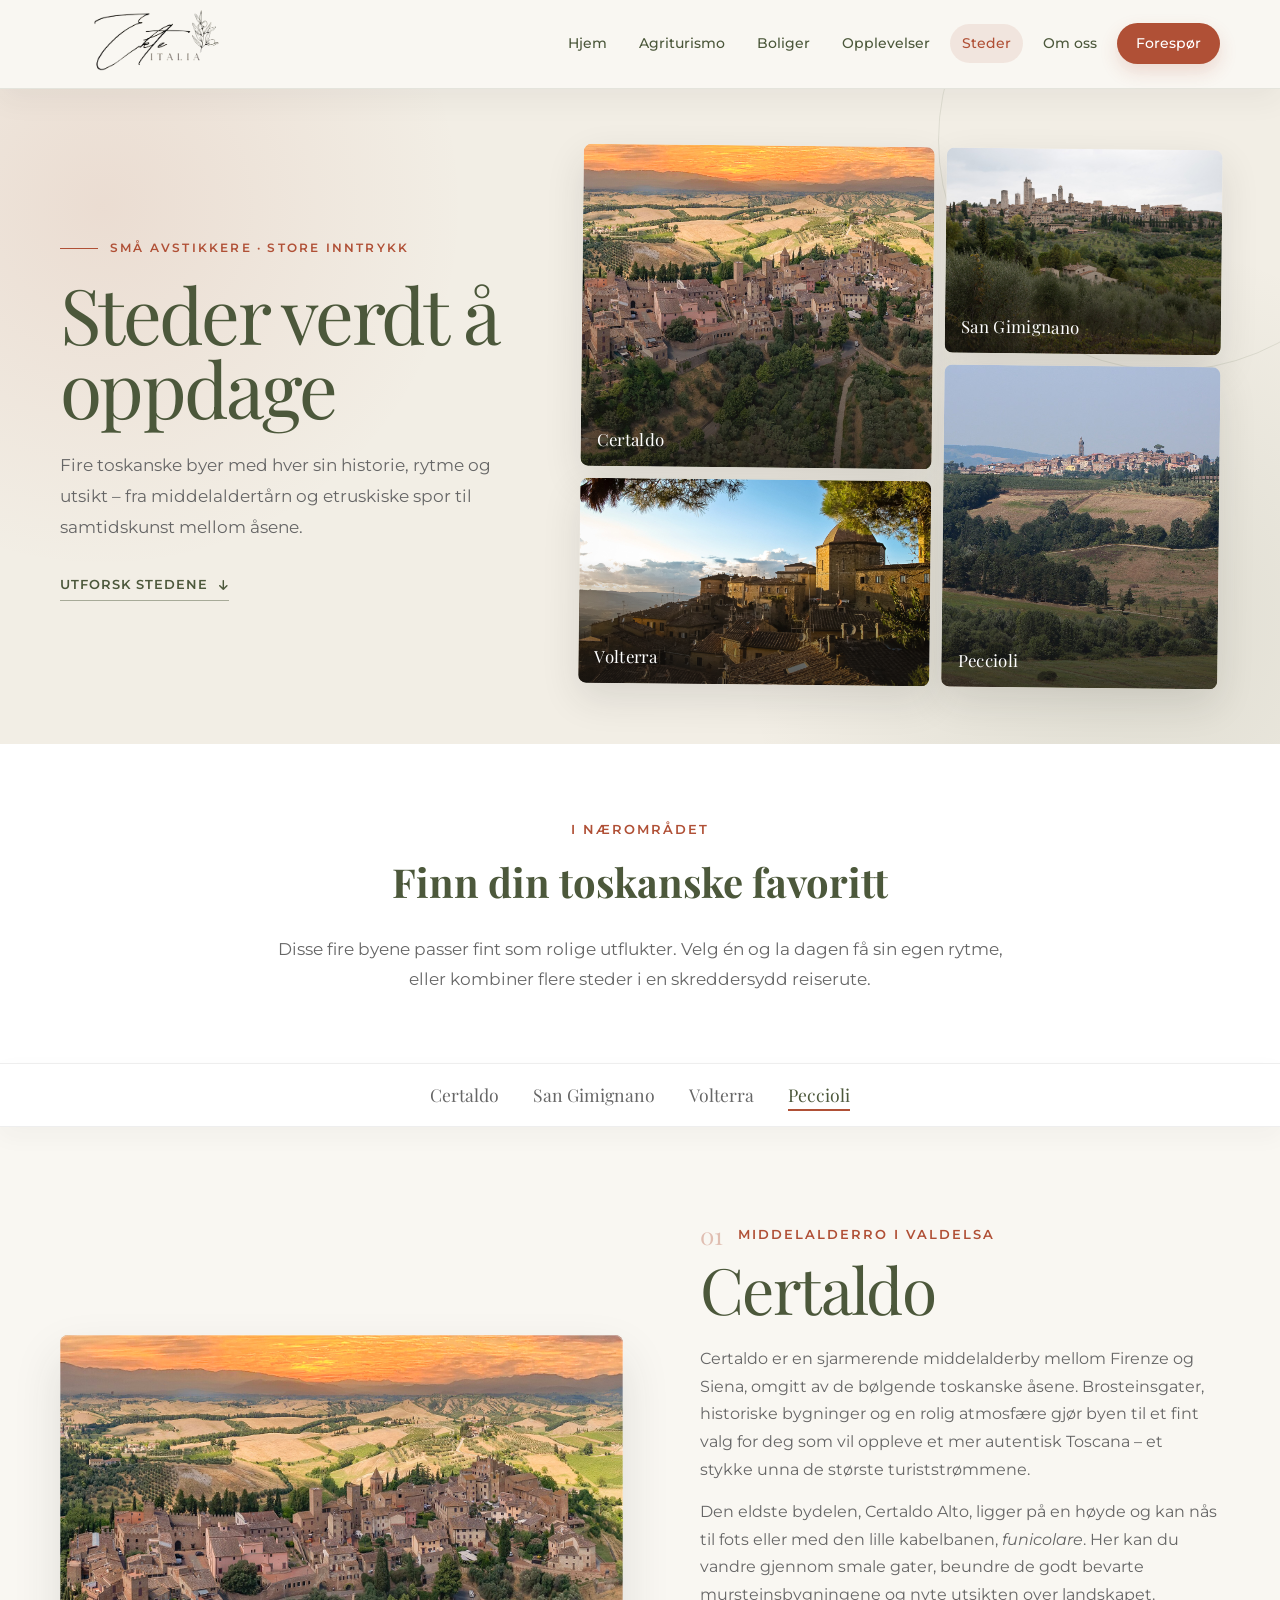
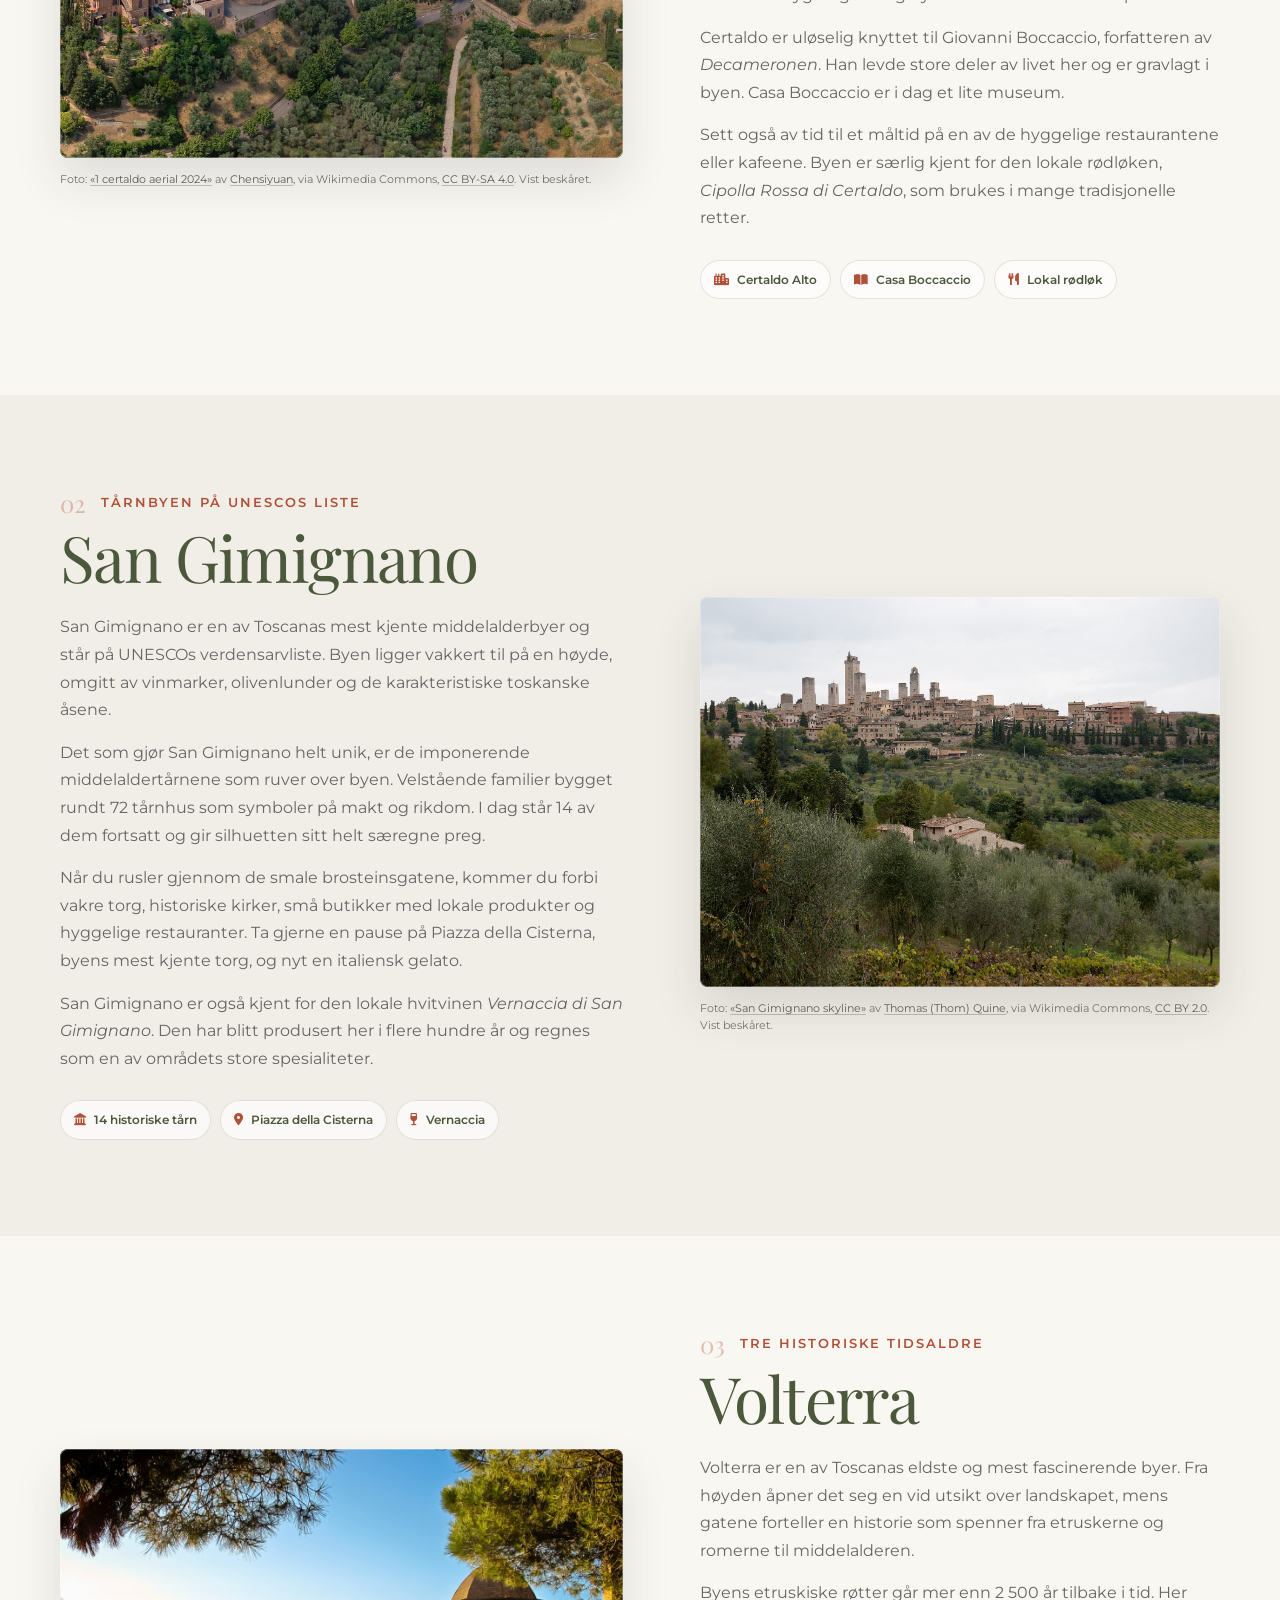
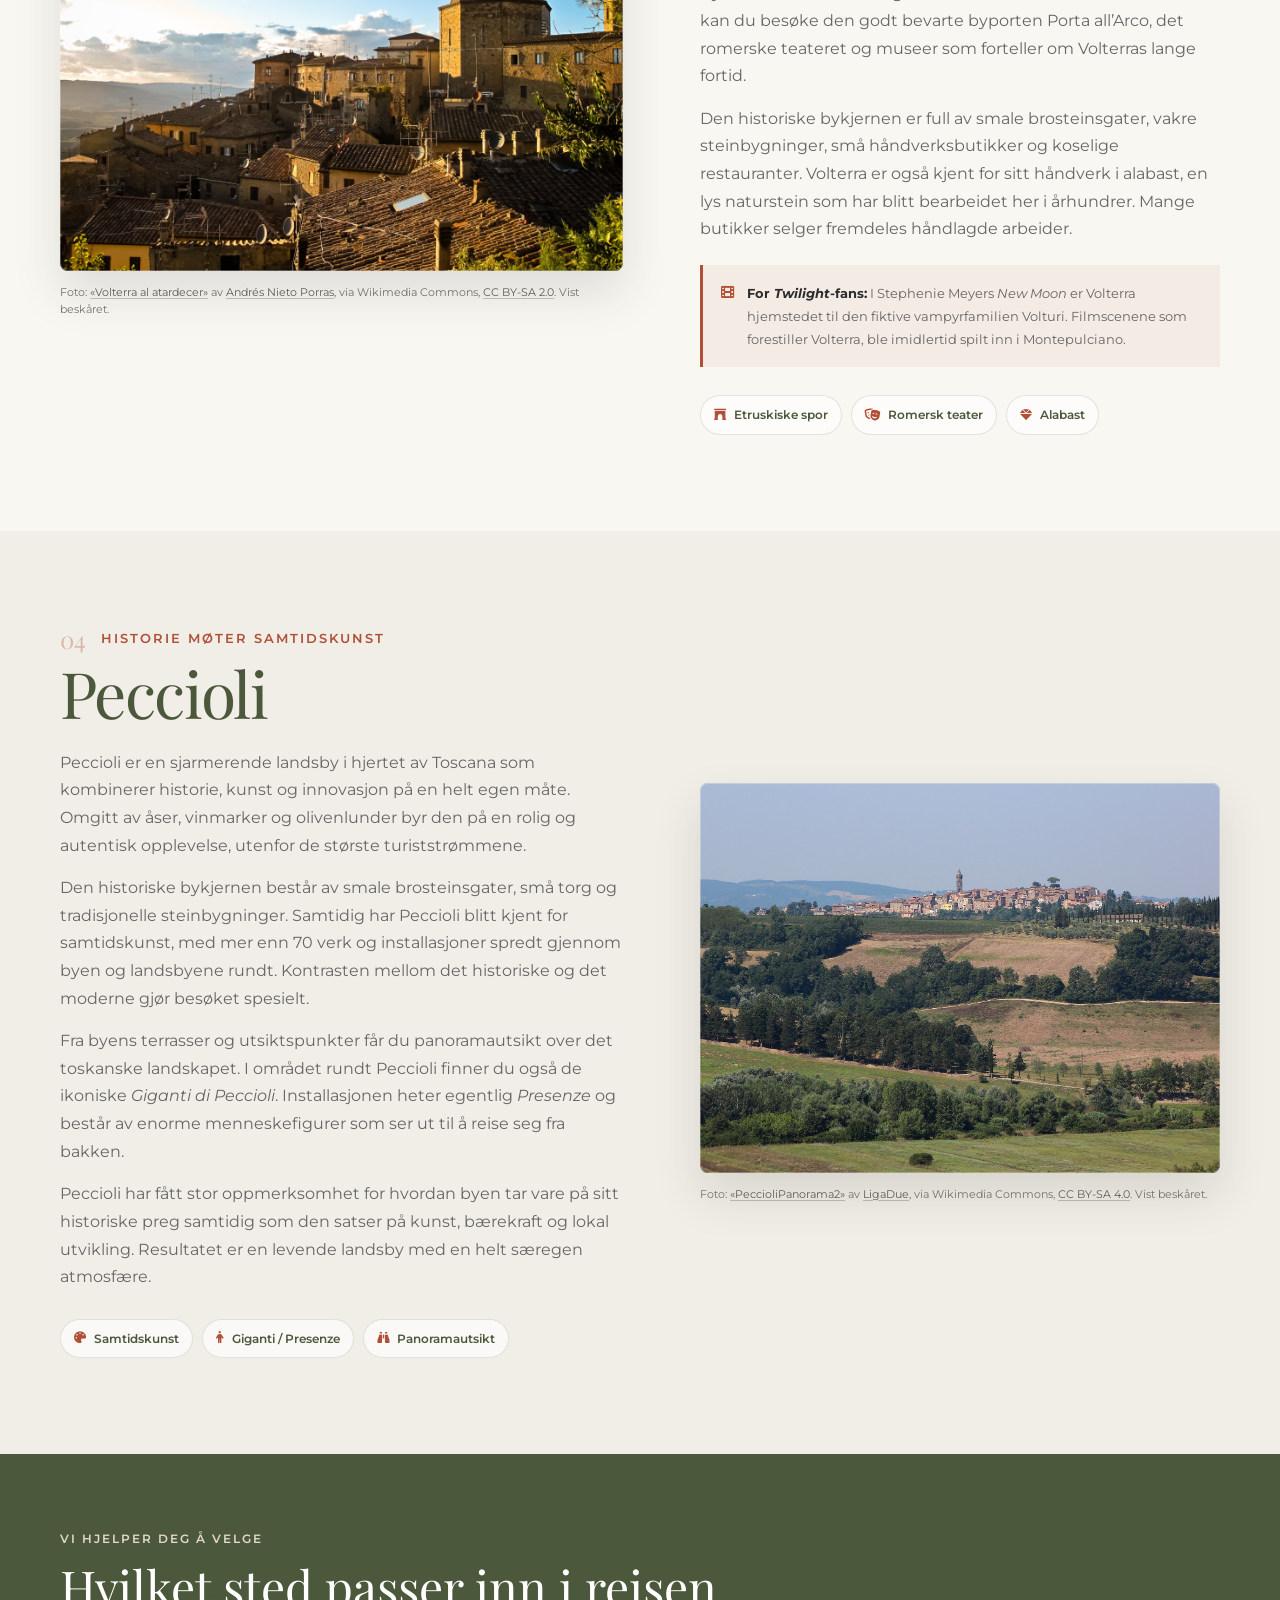
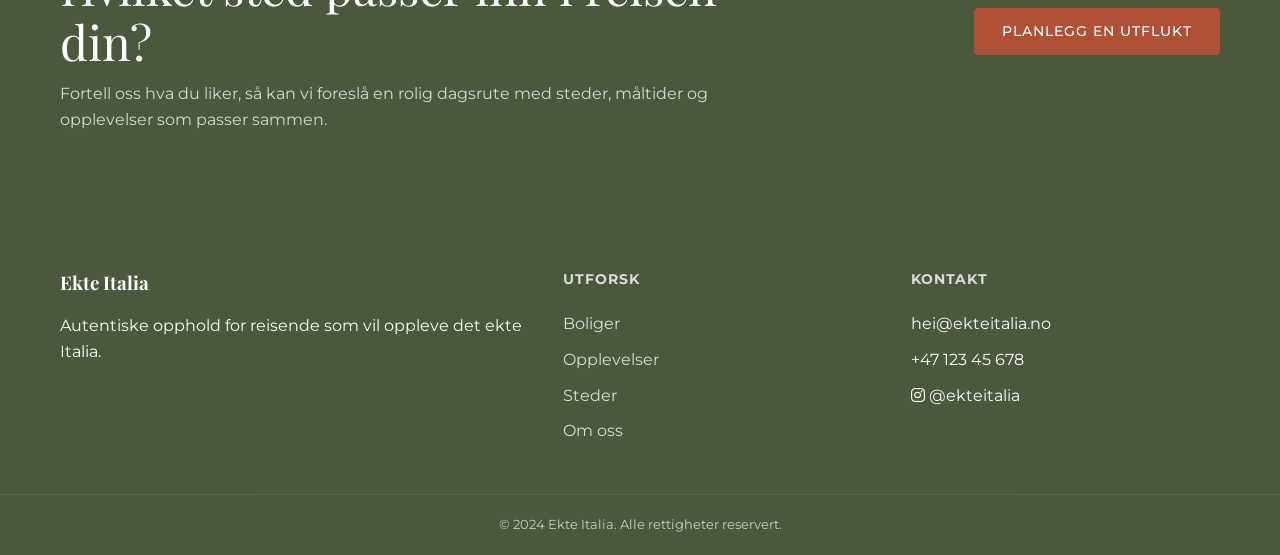
<file: places.html>
<!DOCTYPE html>
<html lang="no">
<head>
    <meta charset="UTF-8">
    <meta name="viewport" content="width=device-width, initial-scale=1.0">
    <meta name="description" content="Oppdag Certaldo, San Gimignano, Volterra og Peccioli – fire særegne steder i det toskanske landskapet.">
    <title>Steder i Toscana | Ekte Italia</title>
    <link rel="icon" type="image/png" href="Images/favicon.png">

    <link rel="preconnect" href="https://fonts.googleapis.com">
    <link rel="preconnect" href="https://fonts.gstatic.com" crossorigin>
    <link href="https://fonts.googleapis.com/css2?family=Montserrat:wght@300;400;500;600&family=Playfair+Display:ital,wght@0,400;0,600;1,400&display=swap" rel="stylesheet">
    <link rel="stylesheet" href="https://cdnjs.cloudflare.com/ajax/libs/font-awesome/6.0.0/css/all.min.css">
    <link rel="stylesheet" href="styles.css">
</head>
<body>

    <nav class="navbar">
        <div class="container nav-flex">
            <div class="logo">
                <a href="index.html"><img src="Images/Logo.png" alt="Ekte Italia logo"></a>
            </div>
            <ul class="nav-links">
                <li><a href="index.html">Hjem</a></li>
                <li><a href="agriturismo.html">Agriturismo</a></li>
                <li><a href="villas.html">Boliger</a></li>
                <li><a href="experiences.html">Opplevelser</a></li>
                <li><a href="places.html" class="active">Steder</a></li>
                <li><a href="about.html">Om oss</a></li>
                <li><a href="inquire.html" class="btn-nav">Forespør</a></li>
            </ul>
            <div class="hamburger" role="button" tabindex="0" aria-label="Åpne meny" aria-expanded="false">
                <i class="fas fa-bars" aria-hidden="true"></i>
            </div>
        </div>
    </nav>

    <header class="places-hero">
        <div class="container places-hero-grid">
            <div class="places-hero-copy">
                <span class="places-eyebrow">Små avstikkere · store inntrykk</span>
                <h1>Steder verdt å oppdage</h1>
                <p>Fire toskanske byer med hver sin historie, rytme og utsikt – fra middelaldertårn og etruskiske spor til samtidskunst mellom åsene.</p>
                <a href="#places-intro" class="places-scroll-link">
                    Utforsk stedene <i class="fas fa-arrow-down" aria-hidden="true"></i>
                </a>
            </div>

            <div class="places-hero-mosaic" aria-label="Glimt fra fire steder i Toscana">
                <figure class="places-mosaic-card mosaic-certaldo">
                    <img src="Images/places/certaldo.jpg" alt="" fetchpriority="high" decoding="async">
                    <figcaption>Certaldo</figcaption>
                </figure>
                <figure class="places-mosaic-card mosaic-san-gimignano">
                    <img src="Images/places/san-gimignano.jpg" alt="" decoding="async">
                    <figcaption>San Gimignano</figcaption>
                </figure>
                <figure class="places-mosaic-card mosaic-volterra">
                    <img src="Images/places/volterra.jpg" alt="" decoding="async">
                    <figcaption>Volterra</figcaption>
                </figure>
                <figure class="places-mosaic-card mosaic-peccioli">
                    <img src="Images/places/peccioli.jpg" alt="" decoding="async">
                    <figcaption>Peccioli</figcaption>
                </figure>
            </div>
        </div>
    </header>

    <section class="places-intro text-center" id="places-intro">
        <div class="container">
            <span class="subheading">I nærområdet</span>
            <h2>Finn din toskanske favoritt</h2>
            <p>Disse fire byene passer fint som rolige utflukter. Velg én og la dagen få sin egen rytme, eller kombiner flere steder i en skreddersydd reiserute.</p>
        </div>
    </section>

    <nav class="category-menu place-menu" aria-label="Steder på siden">
        <div class="container">
            <a href="#certaldo" class="cat-link active">Certaldo</a>
            <a href="#san-gimignano" class="cat-link">San Gimignano</a>
            <a href="#volterra" class="cat-link">Volterra</a>
            <a href="#peccioli" class="cat-link">Peccioli</a>
        </div>
    </nav>

    <main>
        <section class="place-section" id="certaldo">
            <div class="container place-layout">
                <figure class="place-media">
                    <div class="place-image-frame">
                        <img src="Images/places/certaldo.jpg" alt="Certaldo Alto på en høyde i det toskanske landskapet" loading="lazy" decoding="async">
                    </div>
                    <figcaption class="photo-credit">
                        Foto: <a href="https://commons.wikimedia.org/wiki/File:1_certaldo_aerial_2024.jpg" target="_blank" rel="noopener noreferrer">«1 certaldo aerial 2024»</a> av <a href="https://commons.wikimedia.org/wiki/User:Chensiyuan" target="_blank" rel="noopener noreferrer">Chensiyuan</a>, via Wikimedia Commons, <a href="https://creativecommons.org/licenses/by-sa/4.0/" target="_blank" rel="license noopener noreferrer">CC BY-SA 4.0</a>. Vist beskåret.
                    </figcaption>
                </figure>

                <div class="place-copy">
                    <div class="place-title-line">
                        <span class="place-number" aria-hidden="true">01</span>
                        <span class="subheading">Middelalderro i Valdelsa</span>
                    </div>
                    <h2>Certaldo</h2>
                    <p>Certaldo er en sjarmerende middelalderby mellom Firenze og Siena, omgitt av de bølgende toskanske åsene. Brosteinsgater, historiske bygninger og en rolig atmosfære gjør byen til et fint valg for deg som vil oppleve et mer autentisk Toscana – et stykke unna de største turiststrømmene.</p>
                    <p>Den eldste bydelen, Certaldo Alto, ligger på en høyde og kan nås til fots eller med den lille kabelbanen, <em>funicolare</em>. Her kan du vandre gjennom smale gater, beundre de godt bevarte mursteinsbygningene og nyte utsikten over landskapet.</p>
                    <p>Certaldo er uløselig knyttet til Giovanni Boccaccio, forfatteren av <em>Decameronen</em>. Han levde store deler av livet her og er gravlagt i byen. Casa Boccaccio er i dag et lite museum.</p>
                    <p>Sett også av tid til et måltid på en av de hyggelige restaurantene eller kafeene. Byen er særlig kjent for den lokale rødløken, <em>Cipolla Rossa di Certaldo</em>, som brukes i mange tradisjonelle retter.</p>

                    <ul class="place-highlights" aria-label="Høydepunkter i Certaldo">
                        <li><i class="fas fa-city" aria-hidden="true"></i> Certaldo Alto</li>
                        <li><i class="fas fa-book-open" aria-hidden="true"></i> Casa Boccaccio</li>
                        <li><i class="fas fa-utensils" aria-hidden="true"></i> Lokal rødløk</li>
                    </ul>
                </div>
            </div>
        </section>

        <section class="place-section place-section-tinted" id="san-gimignano">
            <div class="container place-layout place-layout-reverse">
                <figure class="place-media">
                    <div class="place-image-frame">
                        <img src="Images/places/san-gimignano.jpg" alt="San Gimignanos middelaldertårn over vinmarker og oliventrær" loading="lazy" decoding="async">
                    </div>
                    <figcaption class="photo-credit">
                        Foto: <a href="https://commons.wikimedia.org/wiki/File:San_Gimignano_skyline_(5996515909).jpg" target="_blank" rel="noopener noreferrer">«San Gimignano skyline»</a> av <a href="https://www.flickr.com/people/91994044@N00" target="_blank" rel="noopener noreferrer">Thomas (Thom) Quine</a>, via Wikimedia Commons, <a href="https://creativecommons.org/licenses/by/2.0/" target="_blank" rel="license noopener noreferrer">CC BY 2.0</a>. Vist beskåret.
                    </figcaption>
                </figure>

                <div class="place-copy">
                    <div class="place-title-line">
                        <span class="place-number" aria-hidden="true">02</span>
                        <span class="subheading">Tårnbyen på UNESCOs liste</span>
                    </div>
                    <h2>San Gimignano</h2>
                    <p>San Gimignano er en av Toscanas mest kjente middelalderbyer og står på UNESCOs verdensarvliste. Byen ligger vakkert til på en høyde, omgitt av vinmarker, olivenlunder og de karakteristiske toskanske åsene.</p>
                    <p>Det som gjør San Gimignano helt unik, er de imponerende middelaldertårnene som ruver over byen. Velstående familier bygget rundt 72 tårnhus som symboler på makt og rikdom. I dag står 14 av dem fortsatt og gir silhuetten sitt helt særegne preg.</p>
                    <p>Når du rusler gjennom de smale brosteinsgatene, kommer du forbi vakre torg, historiske kirker, små butikker med lokale produkter og hyggelige restauranter. Ta gjerne en pause på Piazza della Cisterna, byens mest kjente torg, og nyt en italiensk gelato.</p>
                    <p>San Gimignano er også kjent for den lokale hvitvinen <em>Vernaccia di San Gimignano</em>. Den har blitt produsert her i flere hundre år og regnes som en av områdets store spesialiteter.</p>

                    <ul class="place-highlights" aria-label="Høydepunkter i San Gimignano">
                        <li><i class="fas fa-landmark" aria-hidden="true"></i> 14 historiske tårn</li>
                        <li><i class="fas fa-location-dot" aria-hidden="true"></i> Piazza della Cisterna</li>
                        <li><i class="fas fa-wine-glass" aria-hidden="true"></i> Vernaccia</li>
                    </ul>
                </div>
            </div>
        </section>

        <section class="place-section" id="volterra">
            <div class="container place-layout">
                <figure class="place-media">
                    <div class="place-image-frame">
                        <img src="Images/places/volterra.jpg" alt="Sollys over hustakene i Volterras historiske sentrum" loading="lazy" decoding="async">
                    </div>
                    <figcaption class="photo-credit">
                        Foto: <a href="https://commons.wikimedia.org/wiki/File:Volterra_al_atardecer_(5113682960).jpg" target="_blank" rel="noopener noreferrer">«Volterra al atardecer»</a> av <a href="https://www.flickr.com/people/anieto2k/" target="_blank" rel="noopener noreferrer">Andrés Nieto Porras</a>, via Wikimedia Commons, <a href="https://creativecommons.org/licenses/by-sa/2.0/" target="_blank" rel="license noopener noreferrer">CC BY-SA 2.0</a>. Vist beskåret.
                    </figcaption>
                </figure>

                <div class="place-copy">
                    <div class="place-title-line">
                        <span class="place-number" aria-hidden="true">03</span>
                        <span class="subheading">Tre historiske tidsaldre</span>
                    </div>
                    <h2>Volterra</h2>
                    <p>Volterra er en av Toscanas eldste og mest fascinerende byer. Fra høyden åpner det seg en vid utsikt over landskapet, mens gatene forteller en historie som spenner fra etruskerne og romerne til middelalderen.</p>
                    <p>Byens etruskiske røtter går mer enn 2&nbsp;500 år tilbake i tid. Her kan du besøke den godt bevarte byporten Porta all’Arco, det romerske teateret og museer som forteller om Volterras lange fortid.</p>
                    <p>Den historiske bykjernen er full av smale brosteinsgater, vakre steinbygninger, små håndverksbutikker og koselige restauranter. Volterra er også kjent for sitt håndverk i alabast, en lys naturstein som har blitt bearbeidet her i århundrer. Mange butikker selger fremdeles håndlagde arbeider.</p>

                    <aside class="place-note">
                        <i class="fas fa-film" aria-hidden="true"></i>
                        <p><strong>For <em>Twilight</em>-fans:</strong> I Stephenie Meyers <em>New Moon</em> er Volterra hjemstedet til den fiktive vampyrfamilien Volturi. Filmscenene som forestiller Volterra, ble imidlertid spilt inn i Montepulciano.</p>
                    </aside>

                    <ul class="place-highlights" aria-label="Høydepunkter i Volterra">
                        <li><i class="fas fa-archway" aria-hidden="true"></i> Etruskiske spor</li>
                        <li><i class="fas fa-masks-theater" aria-hidden="true"></i> Romersk teater</li>
                        <li><i class="fas fa-gem" aria-hidden="true"></i> Alabast</li>
                    </ul>
                </div>
            </div>
        </section>

        <section class="place-section place-section-tinted" id="peccioli">
            <div class="container place-layout place-layout-reverse">
                <figure class="place-media">
                    <div class="place-image-frame">
                        <img src="Images/places/peccioli.jpg" alt="Peccioli på en ås omgitt av det toskanske landskapet" loading="lazy" decoding="async">
                    </div>
                    <figcaption class="photo-credit">
                        Foto: <a href="https://commons.wikimedia.org/wiki/File:PeccioliPanorama2.jpg" target="_blank" rel="noopener noreferrer">«PeccioliPanorama2»</a> av <a href="https://commons.wikimedia.org/wiki/User:LigaDue" target="_blank" rel="noopener noreferrer">LigaDue</a>, via Wikimedia Commons, <a href="https://creativecommons.org/licenses/by-sa/4.0/" target="_blank" rel="license noopener noreferrer">CC BY-SA 4.0</a>. Vist beskåret.
                    </figcaption>
                </figure>

                <div class="place-copy">
                    <div class="place-title-line">
                        <span class="place-number" aria-hidden="true">04</span>
                        <span class="subheading">Historie møter samtidskunst</span>
                    </div>
                    <h2>Peccioli</h2>
                    <p>Peccioli er en sjarmerende landsby i hjertet av Toscana som kombinerer historie, kunst og innovasjon på en helt egen måte. Omgitt av åser, vinmarker og olivenlunder byr den på en rolig og autentisk opplevelse, utenfor de største turiststrømmene.</p>
                    <p>Den historiske bykjernen består av smale brosteinsgater, små torg og tradisjonelle steinbygninger. Samtidig har Peccioli blitt kjent for samtidskunst, med mer enn 70 verk og installasjoner spredt gjennom byen og landsbyene rundt. Kontrasten mellom det historiske og det moderne gjør besøket spesielt.</p>
                    <p>Fra byens terrasser og utsiktspunkter får du panoramautsikt over det toskanske landskapet. I området rundt Peccioli finner du også de ikoniske <em>Giganti di Peccioli</em>. Installasjonen heter egentlig <em>Presenze</em> og består av enorme menneskefigurer som ser ut til å reise seg fra bakken.</p>
                    <p>Peccioli har fått stor oppmerksomhet for hvordan byen tar vare på sitt historiske preg samtidig som den satser på kunst, bærekraft og lokal utvikling. Resultatet er en levende landsby med en helt særegen atmosfære.</p>

                    <ul class="place-highlights" aria-label="Høydepunkter i Peccioli">
                        <li><i class="fas fa-palette" aria-hidden="true"></i> Samtidskunst</li>
                        <li><i class="fas fa-person" aria-hidden="true"></i> Giganti / Presenze</li>
                        <li><i class="fas fa-binoculars" aria-hidden="true"></i> Panoramautsikt</li>
                    </ul>
                </div>
            </div>
        </section>
    </main>

    <section class="places-planning">
        <div class="container places-planning-inner">
            <div>
                <span class="places-planning-kicker">Vi hjelper deg å velge</span>
                <h2>Hvilket sted passer inn i reisen din?</h2>
                <p>Fortell oss hva du liker, så kan vi foreslå en rolig dagsrute med steder, måltider og opplevelser som passer sammen.</p>
            </div>
            <a href="inquire.html?experience=Reiserute%20til%20toskanske%20landsbyer" class="btn-primary">Planlegg en utflukt</a>
        </div>
    </section>

    <footer>
        <div class="container footer-content">
            <div class="footer-col">
                <h3>Ekte Italia</h3>
                <p>Autentiske opphold for reisende som vil oppleve det ekte Italia.</p>
            </div>
            <div class="footer-col">
                <h4>Utforsk</h4>
                <ul>
                    <li><a href="villas.html">Boliger</a></li>
                    <li><a href="experiences.html">Opplevelser</a></li>
                    <li><a href="places.html">Steder</a></li>
                    <li><a href="about.html">Om oss</a></li>
                </ul>
            </div>
            <div class="footer-col">
                <h4>Kontakt</h4>
                <ul>
                    <li>hei@ekteitalia.no</li>
                    <li>+47 123 45 678</li>
                    <li><i class="fab fa-instagram"></i> @ekteitalia</li>
                </ul>
            </div>
        </div>
        <div class="copyright">
            <p>&copy; 2024 Ekte Italia. Alle rettigheter reservert.</p>
        </div>
    </footer>

    <script>
        const hamburger = document.querySelector(".hamburger");
        const navLinks = document.querySelector(".nav-links");

        function toggleMenu() {
            const isOpen = navLinks.classList.toggle("nav-active");
            hamburger.classList.toggle("toggle", isOpen);
            hamburger.setAttribute("aria-expanded", String(isOpen));
        }

        hamburger.addEventListener("click", toggleMenu);
        hamburger.addEventListener("keydown", event => {
            if (event.key === "Enter" || event.key === " ") {
                event.preventDefault();
                toggleMenu();
            }
        });

        const categoryLinks = Array.from(document.querySelectorAll(".cat-link"));
        const categorySections = categoryLinks
            .map(link => document.querySelector(link.getAttribute("href")))
            .filter(Boolean);

        function setActiveCategory(sectionId) {
            categoryLinks.forEach(link => {
                link.classList.toggle("active", link.getAttribute("href") === `#${sectionId}`);
            });
        }

        if ("IntersectionObserver" in window) {
            const categoryObserver = new IntersectionObserver(entries => {
                const visibleEntry = entries
                    .filter(entry => entry.isIntersecting)
                    .sort((a, b) => b.intersectionRatio - a.intersectionRatio)[0];

                if (visibleEntry) setActiveCategory(visibleEntry.target.id);
            }, {
                rootMargin: "-35% 0px -45% 0px",
                threshold: [0.15, 0.35, 0.6]
            });

            categorySections.forEach(section => categoryObserver.observe(section));
        }

        categoryLinks.forEach(link => {
            link.addEventListener("click", () => {
                setActiveCategory(link.getAttribute("href").replace("#", ""));
            });
        });

        document.querySelectorAll(".nav-links a").forEach(link => {
            const currentPage = window.location.pathname.split("/").pop() || "index.html";
            const linkPage = link.getAttribute("href").split("?")[0];
            if (linkPage === currentPage) link.classList.add("active");
        });
    </script>
</body>
</html>
</file>
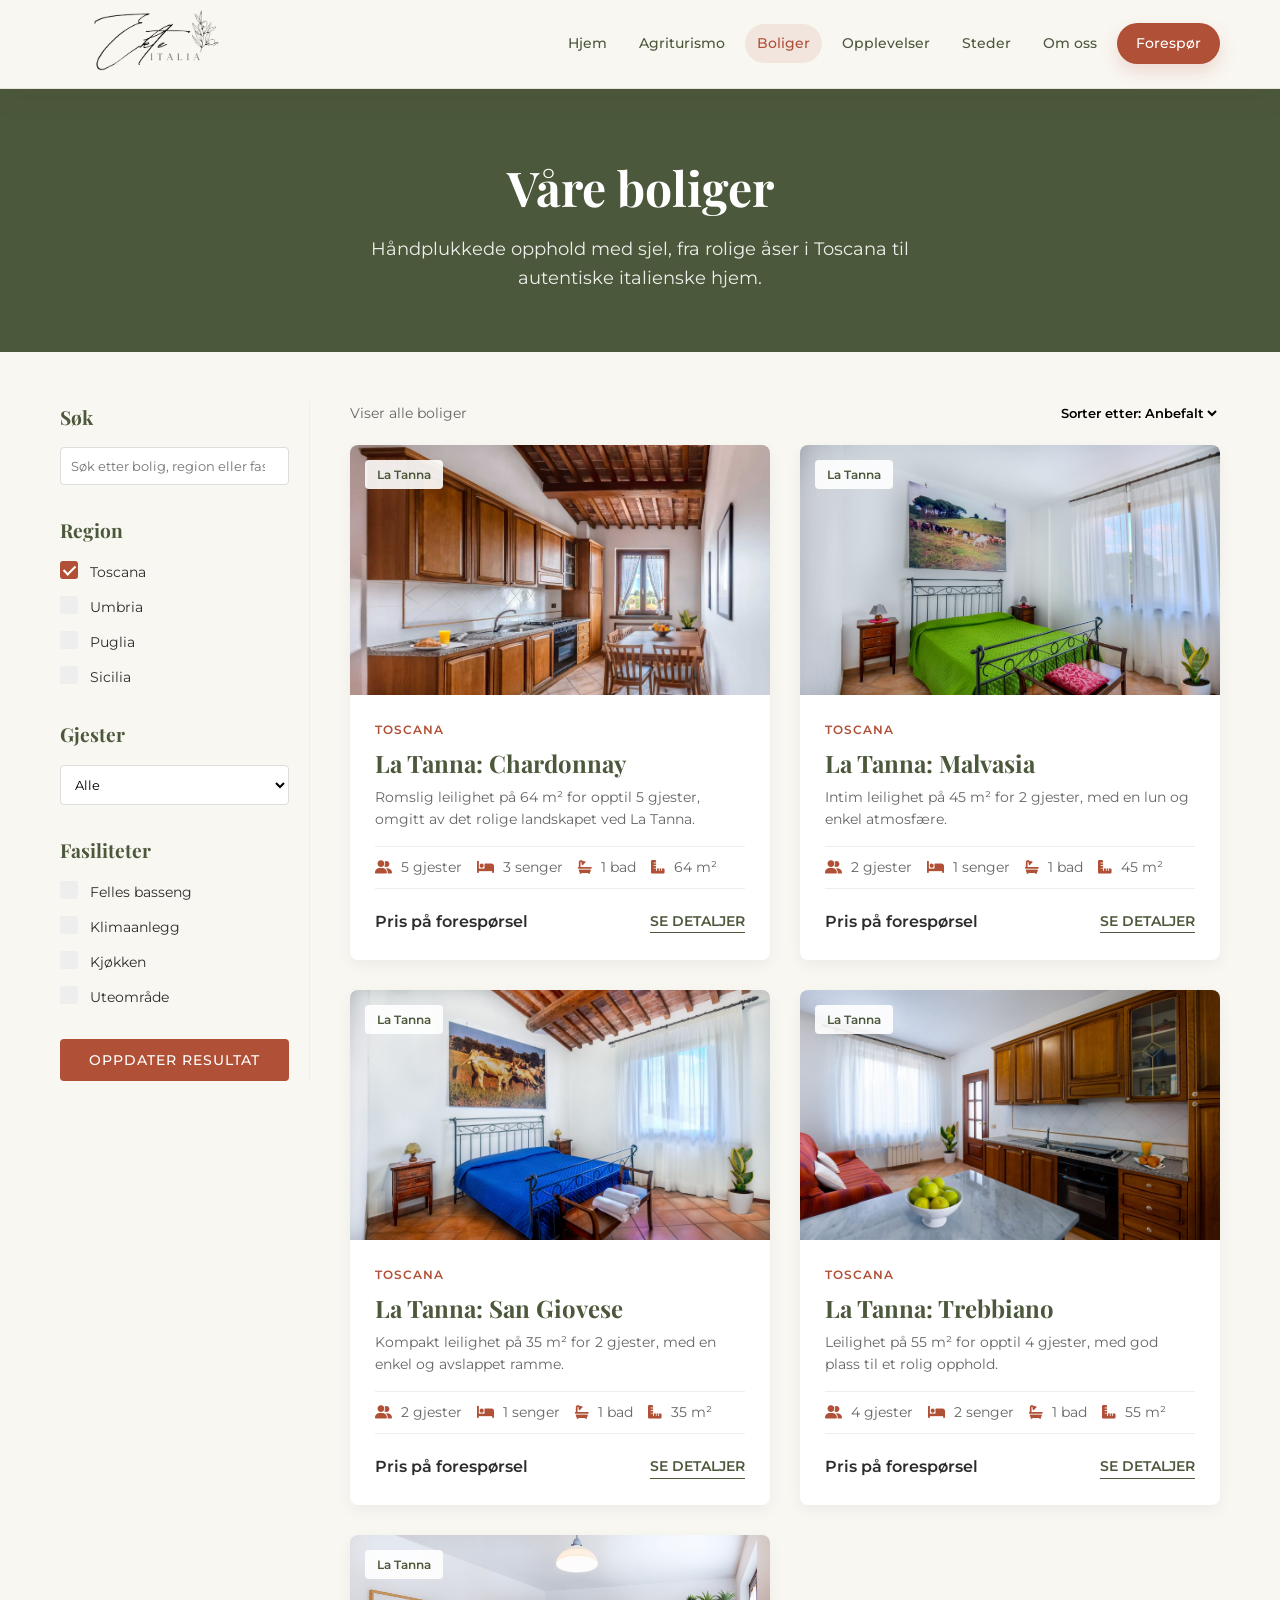
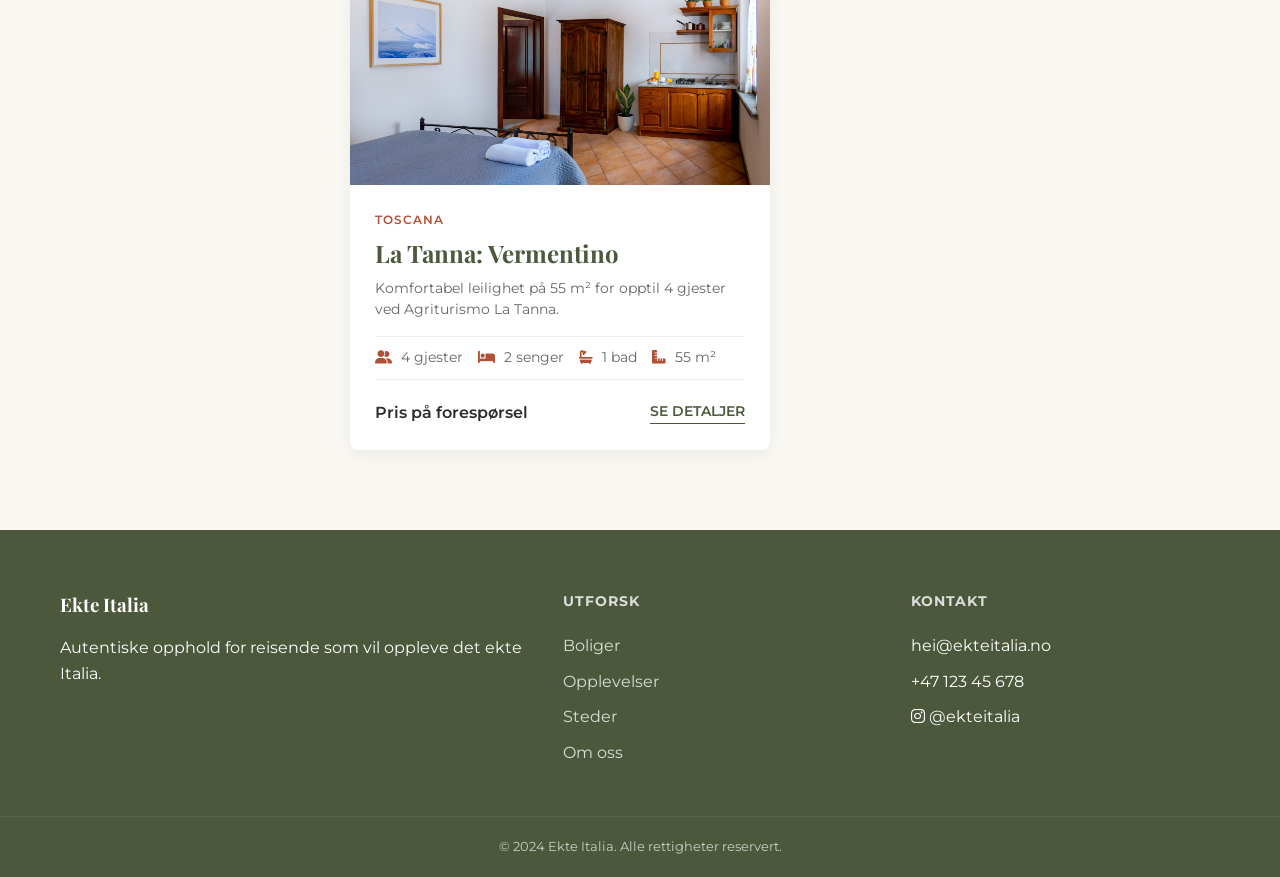
<file: property.html>
<!DOCTYPE html>
<html lang="no">
<head>
    <meta charset="UTF-8">
    <meta name="viewport" content="width=device-width, initial-scale=1.0">
    <title>Boligdetaljer | Ekte Italia</title>
    <link rel="icon" type="image/png" href="Images/favicon.png">
    <link href="https://fonts.googleapis.com/css2?family=Montserrat:wght@300;400;500;600&family=Playfair+Display:ital,wght@0,400;0,600;1,400&display=swap" rel="stylesheet">
    <link rel="stylesheet" href="https://cdnjs.cloudflare.com/ajax/libs/font-awesome/6.0.0/css/all.min.css">
    <link rel="stylesheet" href="styles.css">
</head>
<body>

    <nav class="navbar">
        <div class="container nav-flex">
            <div class="logo"><a href="index.html"><img src="Images/Logo.png" alt="Ekte Italia logo"></a></div>
            <ul class="nav-links">
                <li><a href="index.html">Hjem</a></li>
                <li><a href="agriturismo.html">Agriturismo</a></li>
                <li><a href="villas.html" class="active">Boliger</a></li>
                <li><a href="experiences.html">Opplevelser</a></li>
                <li><a href="places.html">Steder</a></li>
                <li><a href="about.html">Om oss</a></li>
                <li><a href="inquire.html" class="btn-nav">Forespør</a></li>
            </ul>
            <div class="hamburger">
                <i class="fas fa-bars"></i>
            </div>
        </div>
    </nav>

    <div class="gallery-container" id="gallery-container-box">
        <div class="main-img" id="hero-img"></div>
        <div class="side-imgs" id="gallery-grid"></div>
    </div>

    <div class="container property-heading">
        <a href="villas.html" class="back-link"><i class="fas fa-arrow-left"></i> Tilbake til boliger</a>
        <span class="region-label" id="prop-region">Region</span>
        <h1 id="prop-title">Laster...</h1>
        <p id="prop-short-desc"></p>
    </div>

    <div class="container property-layout">
        <div class="prop-details">
            <div class="quick-stats" id="prop-stats"></div>

            <hr class="divider">

            <div class="description-box">
                <h3>Om boligen</h3>
                <p id="prop-desc">Laster detaljer...</p>
            </div>

            <hr class="divider">

            <div class="amenities-box">
                <h3>Fasiliteter</h3>
                <ul class="amenities-grid" id="prop-amenities"></ul>
            </div>
        </div>

        <aside class="prop-sidebar">
            <div class="booking-card">
                <span class="booking-eyebrow">Manuell forespørsel</span>
                <div class="price-header">
                    <span id="prop-price">Pris på forespørsel</span>
                </div>
                <div class="booking-form-fake">
                    <div class="date-picker">Innsjekk – utsjekk</div>
                    <div class="guest-picker">Gjester</div>
                </div>
                <a href="inquire.html" id="inquiry-link" class="btn-primary w-100 mt-20">Send forespørsel</a>
                <p class="tiny-text text-center mt-10">Vi kontakter deg personlig med tilgjengelighet og forslag.</p>
            </div>
        </aside>
    </div>

    <footer>
        <div class="container text-center">
            <p>&copy; 2024 Ekte Italia</p>
        </div>
    </footer>

    <div id="lightbox" class="lightbox">
        <span class="close-btn" onclick="closeLightbox()">&times;</span>
        <div id="lightbox-counter" class="lightbox-counter"></div>
        <span class="prev-btn" onclick="changeSlide(-1)">&#10094;</span>
        <img class="lightbox-content" id="lightbox-img" alt="">
        <span class="next-btn" onclick="changeSlide(1)">&#10095;</span>
    </div>

    <script src="data.js"></script>
    <script>
        const hamburger = document.querySelector(".hamburger");
        const navLinks = document.querySelector(".nav-links");

        hamburger.addEventListener("click", () => {
            navLinks.classList.toggle("nav-active");
            hamburger.classList.toggle("toggle");
        });

        document.querySelectorAll(".nav-links a").forEach(link => {
            const currentPage = window.location.pathname.split("/").pop() || "index.html";
            const navTarget = currentPage === "property.html" ? "villas.html" : currentPage;
            const linkPage = link.getAttribute("href").split("?")[0];
            if (linkPage === navTarget) link.classList.add("active");
        });

        const params = new URLSearchParams(window.location.search);
        const id = params.get('id');
        const villa = villasData.find(item => item.id == id);

        let currentImageIndex = 0;
        let allImages = [];

        if (villa) {
            document.title = villa.name + " | Ekte Italia";
            allImages.push(villa.image);
            if (villa.gallery) {
                allImages = allImages.concat(villa.gallery);
            }

            document.getElementById('hero-img').innerHTML =
                `<img src="${allImages[0]}" onclick="openLightbox(0)" alt="${villa.name}" fetchpriority="high">
                <button class="mobile-gallery-cue" type="button" onclick="openLightbox(0)" aria-label="Open image gallery">
                    <i class="far fa-images"></i>
                    <span>Se bilder 1 / ${allImages.length}</span>
                </button>`;

            const sideContainer = document.getElementById('gallery-grid');
            let sideHtml = "";
            const totalImages = allImages.length;

            for (let i = 1; i < 5; i++) {
                if (i >= totalImages) break;

                if (i === 4 && totalImages > 5) {
                    const remaining = totalImages - 5;
                    sideHtml += `
                        <div class="side-img-item" onclick="openLightbox(${i})">
                            <img src="${allImages[i]}" alt="Flere bilder" loading="lazy" decoding="async">
                            <div class="img-overlay">+${remaining + 1} bilder</div>
                        </div>`;
                } else {
                    sideHtml += `
                        <div class="side-img-item" onclick="openLightbox(${i})">
                            <img src="${allImages[i]}" alt="Galleri" loading="lazy" decoding="async">
                        </div>`;
                }
            }
            sideContainer.innerHTML = sideHtml;

            document.getElementById('prop-region').innerText = villa.region;
            document.getElementById('prop-title').innerText = villa.name;
            document.getElementById('prop-short-desc').innerText = villa.shortDesc;
            document.getElementById('prop-price').innerText = villa.price;
            document.getElementById('prop-desc').innerText = villa.longDesc;
            document.getElementById('inquiry-link').href = `inquire.html?property=${encodeURIComponent(villa.name)}`;
            document.getElementById('prop-stats').innerHTML = `
                <span><i class="fas fa-user-friends"></i><strong>${villa.guests}</strong> gjester</span>
                <span><i class="fas fa-bed"></i><strong>${villa.beds}</strong> senger</span>
                <span><i class="fas fa-bath"></i><strong>${villa.bathrooms}</strong> bad</span>
                <span><i class="fas fa-ruler-combined"></i><strong>${villa.sqm}</strong> m²</span>
                <span><i class="fas fa-leaf"></i>${villa.feature}</span>
            `;

            const amenList = document.getElementById('prop-amenities');
            const amenityIcons = {
                "Wi-Fi": "fa-wifi",
                "Klimaanlegg": "fa-snowflake",
                "Kjøkken": "fa-utensils",
                "Felles basseng": "fa-water",
                "Uteområde": "fa-tree",
                "Parkering": "fa-car"
            };
            villa.amenities.forEach(am => {
                const icon = amenityIcons[am] || "fa-circle-check";
                amenList.innerHTML += `<li><i class="fas ${icon}"></i><span>${am}</span></li>`;
            });
        } else {
            window.location.href = 'villas.html';
        }

        function updateCounter() {
            const counterElement = document.getElementById('lightbox-counter');
            if (counterElement) {
                counterElement.innerText = `${currentImageIndex + 1} / ${allImages.length}`;
            }
        }

        window.openLightbox = function(index) {
            currentImageIndex = index;
            const modal = document.getElementById('lightbox');
            const modalImg = document.getElementById('lightbox-img');

            if (modal && modalImg) {
                modal.style.display = "flex";
                modalImg.src = allImages[currentImageIndex];
                updateCounter();
            }
        };

        window.closeLightbox = function() {
            document.getElementById('lightbox').style.display = "none";
        };

        window.changeSlide = function(n) {
            currentImageIndex += n;

            if (currentImageIndex >= allImages.length) {
                currentImageIndex = 0;
            }
            if (currentImageIndex < 0) {
                currentImageIndex = allImages.length - 1;
            }

            document.getElementById('lightbox-img').src = allImages[currentImageIndex];
            updateCounter();
        };

        document.getElementById('lightbox').addEventListener('click', function(e) {
            if (e.target === this) {
                closeLightbox();
            }
        });

        let touchStartX = 0;
        const lightboxImage = document.getElementById('lightbox-img');

        lightboxImage.addEventListener('touchstart', function(e) {
            touchStartX = e.changedTouches[0].screenX;
        }, { passive: true });

        lightboxImage.addEventListener('touchend', function(e) {
            const touchEndX = e.changedTouches[0].screenX;
            const swipeDistance = touchEndX - touchStartX;

            if (Math.abs(swipeDistance) > 50) {
                changeSlide(swipeDistance > 0 ? -1 : 1);
            }
        }, { passive: true });

        document.addEventListener('keydown', function(e) {
            if (document.getElementById('lightbox').style.display === "flex") {
                if (e.key === "ArrowLeft") changeSlide(-1);
                if (e.key === "ArrowRight") changeSlide(1);
                if (e.key === "Escape") closeLightbox();
            }
        });
    </script>
</body>
</html>
</file>
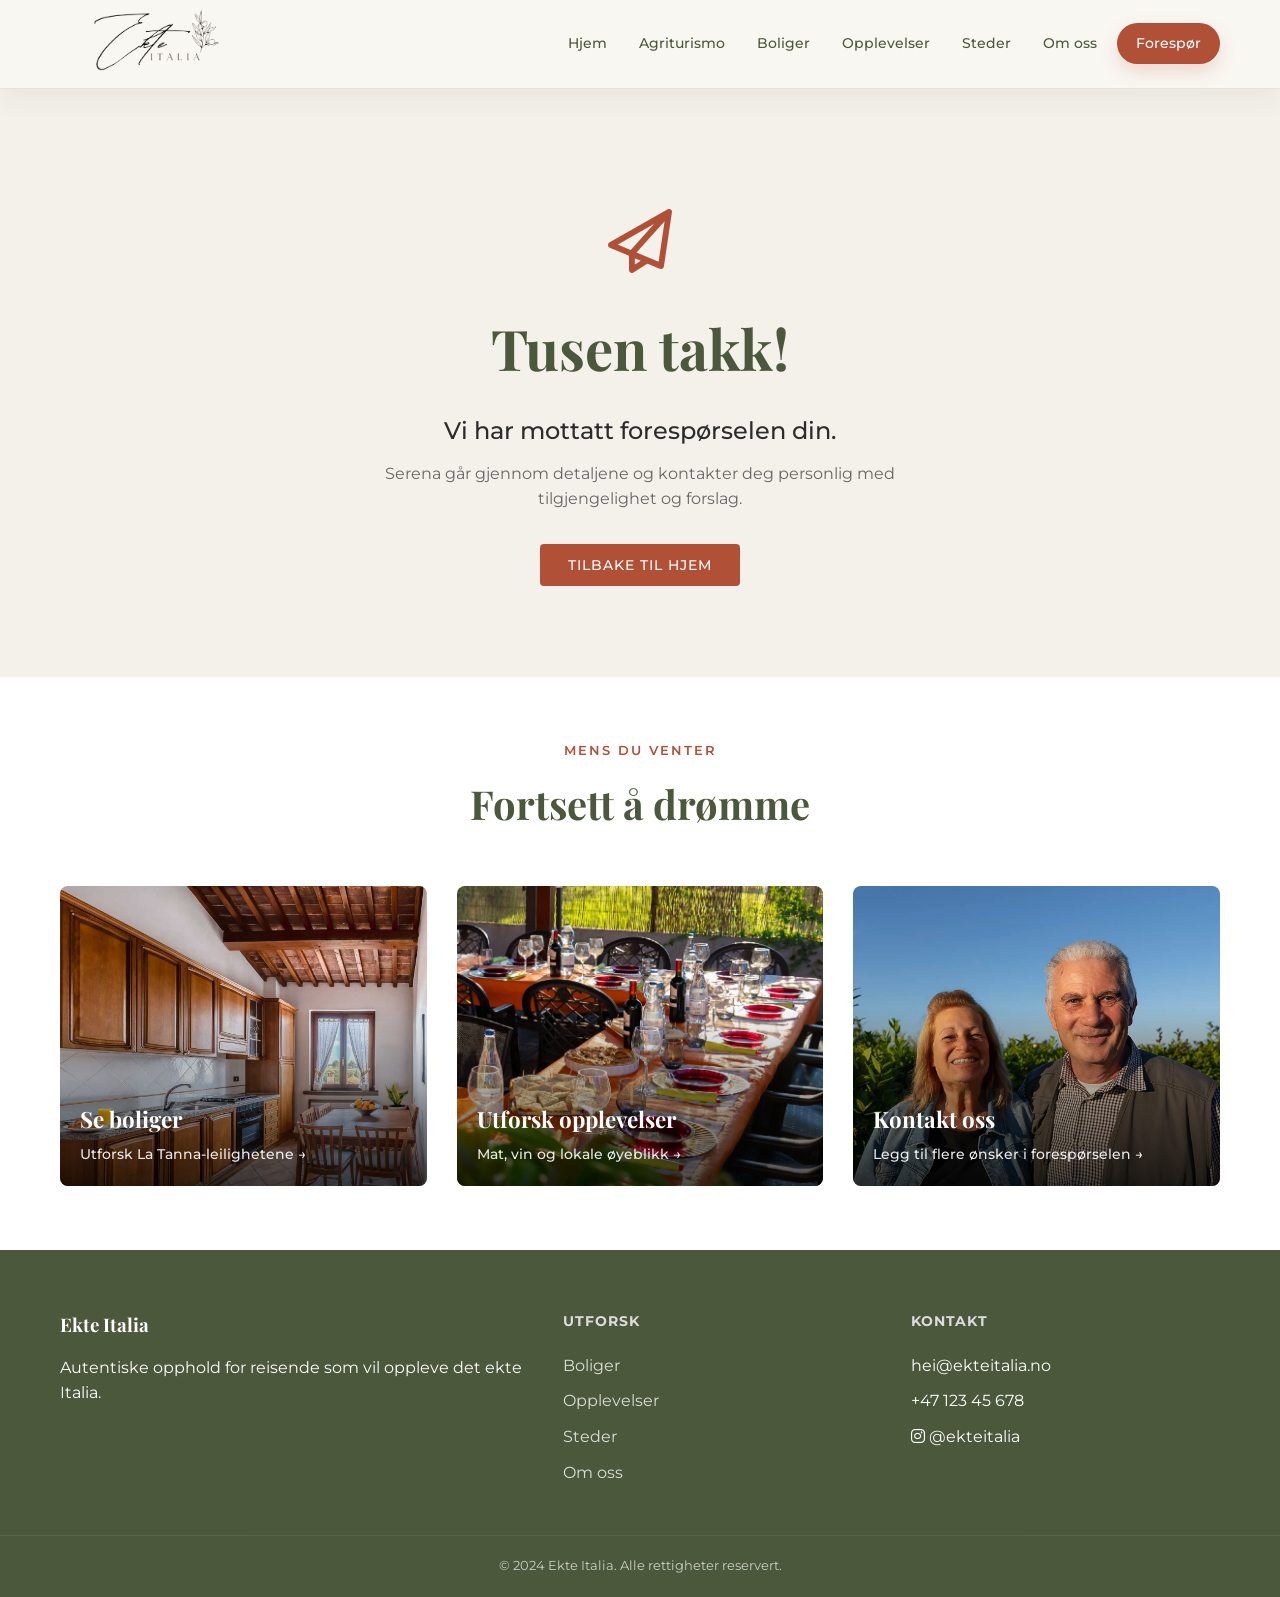
<file: thanks.html>
<!DOCTYPE html>
<html lang="no">
<head>
    <meta charset="UTF-8">
    <meta name="viewport" content="width=device-width, initial-scale=1.0">
    <title>Takk | Ekte Italia</title>
    <link rel="icon" type="image/png" href="Images/favicon.png">

    <link rel="preconnect" href="https://fonts.googleapis.com">
    <link rel="preconnect" href="https://fonts.gstatic.com" crossorigin>
    <link href="https://fonts.googleapis.com/css2?family=Montserrat:wght@300;400;500;600&family=Playfair+Display:ital,wght@0,400;0,600;1,400&display=swap" rel="stylesheet">
    <link rel="stylesheet" href="https://cdnjs.cloudflare.com/ajax/libs/font-awesome/6.0.0/css/all.min.css">
    <link rel="stylesheet" href="styles.css">
</head>
<body>

    <nav class="navbar">
        <div class="container nav-flex">
            <div class="logo">
                <a href="index.html"><img src="Images/Logo.png" alt="Ekte Italia logo"></a>
            </div>
            <ul class="nav-links">
                <li><a href="index.html">Hjem</a></li>
                <li><a href="agriturismo.html">Agriturismo</a></li>
                <li><a href="villas.html">Boliger</a></li>
                <li><a href="experiences.html">Opplevelser</a></li>
                <li><a href="places.html">Steder</a></li>
                <li><a href="about.html">Om oss</a></li>
                <li><a href="inquire.html" class="btn-nav">Forespør</a></li>
            </ul>
            <div class="hamburger">
                <i class="fas fa-bars"></i>
            </div>
        </div>
    </nav>

    <section class="thank-you-section bg-cream">
        <div class="container text-center">
            <div class="icon-box">
                <i class="far fa-paper-plane"></i>
            </div>
            <h1>Tusen takk!</h1>
            <p class="lead-text">Vi har mottatt forespørselen din.</p>
            <p class="sub-text">Serena går gjennom detaljene og kontakter deg personlig med tilgjengelighet og forslag.</p>

            <a href="index.html" class="btn-primary">Tilbake til hjem</a>
        </div>
    </section>

    <section class="keep-dreaming">
        <div class="container">
            <div class="text-center mb-50">
                <span class="subheading">Mens du venter</span>
                <h2>Fortsett å drømme</h2>
            </div>

            <div class="grid-3">
                <a href="villas.html" class="dream-card">
                    <img src="Images/villas La Tanna/Appartamento Chardonnay/Agriturismo-la-tanna-appartamento-vacanze-chardonnay-01.jpg" alt="Boliger i Toscana">
                    <div class="dream-content">
                        <h3>Se boliger</h3>
                        <p>Utforsk La Tanna-leilighetene &rarr;</p>
                    </div>
                </a>

                <a href="experiences.html" class="dream-card">
                    <img src="Images/villas La Tanna/Foto Agriturismo generiche/Agriturismo-la-tanna-degustazioni-gazebo.webp" alt="Vinopplevelse" loading="lazy" decoding="async">
                    <div class="dream-content">
                        <h3>Utforsk opplevelser</h3>
                        <p>Mat, vin og lokale øyeblikk &rarr;</p>
                    </div>
                </a>

                <a href="inquire.html" class="dream-card">
                    <img src="Images/villas La Tanna/Foto Agriturismo generiche/Agriturismo-la-tanna-antonio-e-brunella-experience.webp" alt="Kontakt Ekte Italia" loading="lazy" decoding="async">
                    <div class="dream-content">
                        <h3>Kontakt oss</h3>
                        <p>Legg til flere ønsker i forespørselen &rarr;</p>
                    </div>
                </a>
            </div>
        </div>
    </section>

    <footer>
        <div class="container footer-content">
            <div class="footer-col">
                <h3>Ekte Italia</h3>
                <p>Autentiske opphold for reisende som vil oppleve det ekte Italia.</p>
            </div>
            <div class="footer-col">
                <h4>Utforsk</h4>
                <ul>
                    <li><a href="villas.html">Boliger</a></li>
                    <li><a href="experiences.html">Opplevelser</a></li>
                    <li><a href="places.html">Steder</a></li>
                    <li><a href="about.html">Om oss</a></li>
                </ul>
            </div>
            <div class="footer-col">
                <h4>Kontakt</h4>
                <ul>
                    <li>hei@ekteitalia.no</li>
                    <li>+47 123 45 678</li>
                    <li><i class="fab fa-instagram"></i> @ekteitalia</li>
                </ul>
            </div>
        </div>
        <div class="copyright">
            <p>&copy; 2024 Ekte Italia. Alle rettigheter reservert.</p>
        </div>
    </footer>
    <script>
        const hamburger = document.querySelector(".hamburger");
        const navLinks = document.querySelector(".nav-links");

        hamburger.addEventListener("click", () => {
            navLinks.classList.toggle("nav-active");
            hamburger.classList.toggle("toggle");
        });

        document.querySelectorAll(".nav-links a").forEach(link => {
            const currentPage = window.location.pathname.split("/").pop() || "index.html";
            const linkPage = link.getAttribute("href").split("?")[0];
            if (linkPage === currentPage) link.classList.add("active");
        });
    </script>
</body>
</html>
</file>
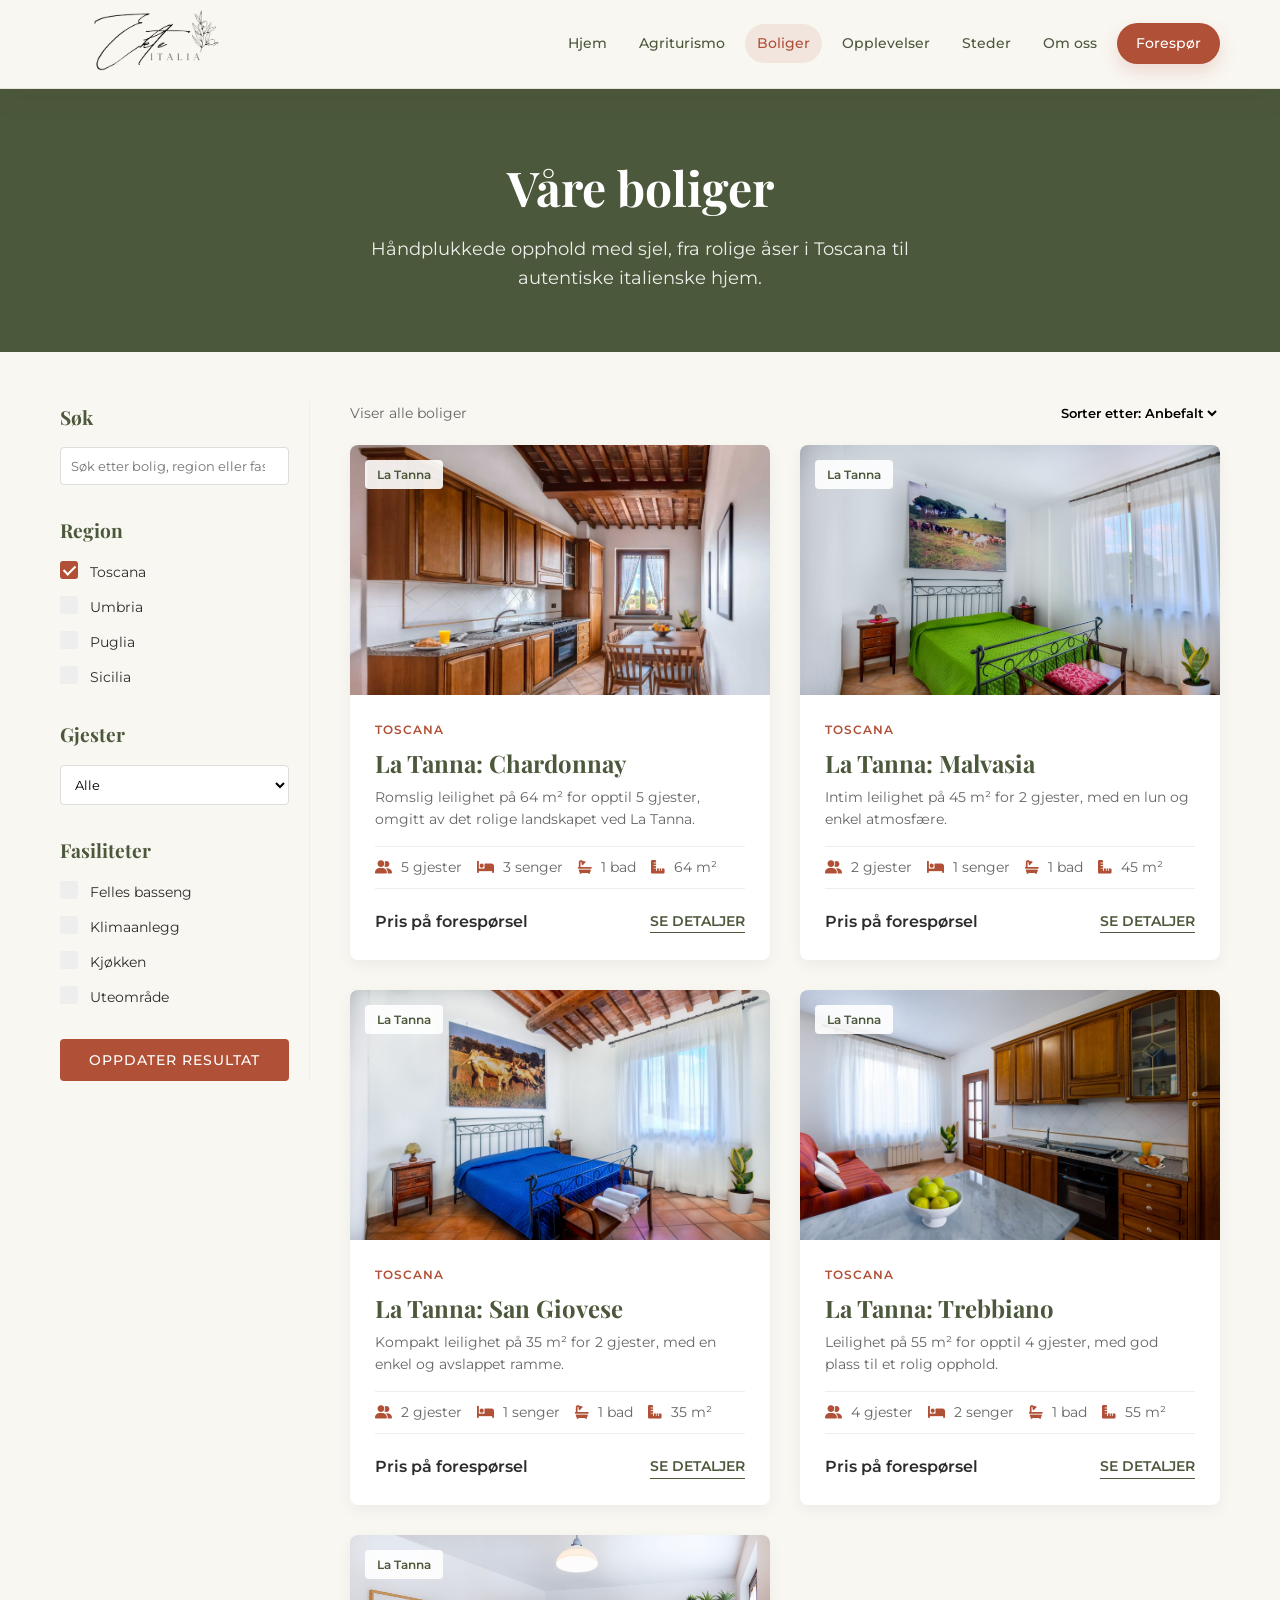
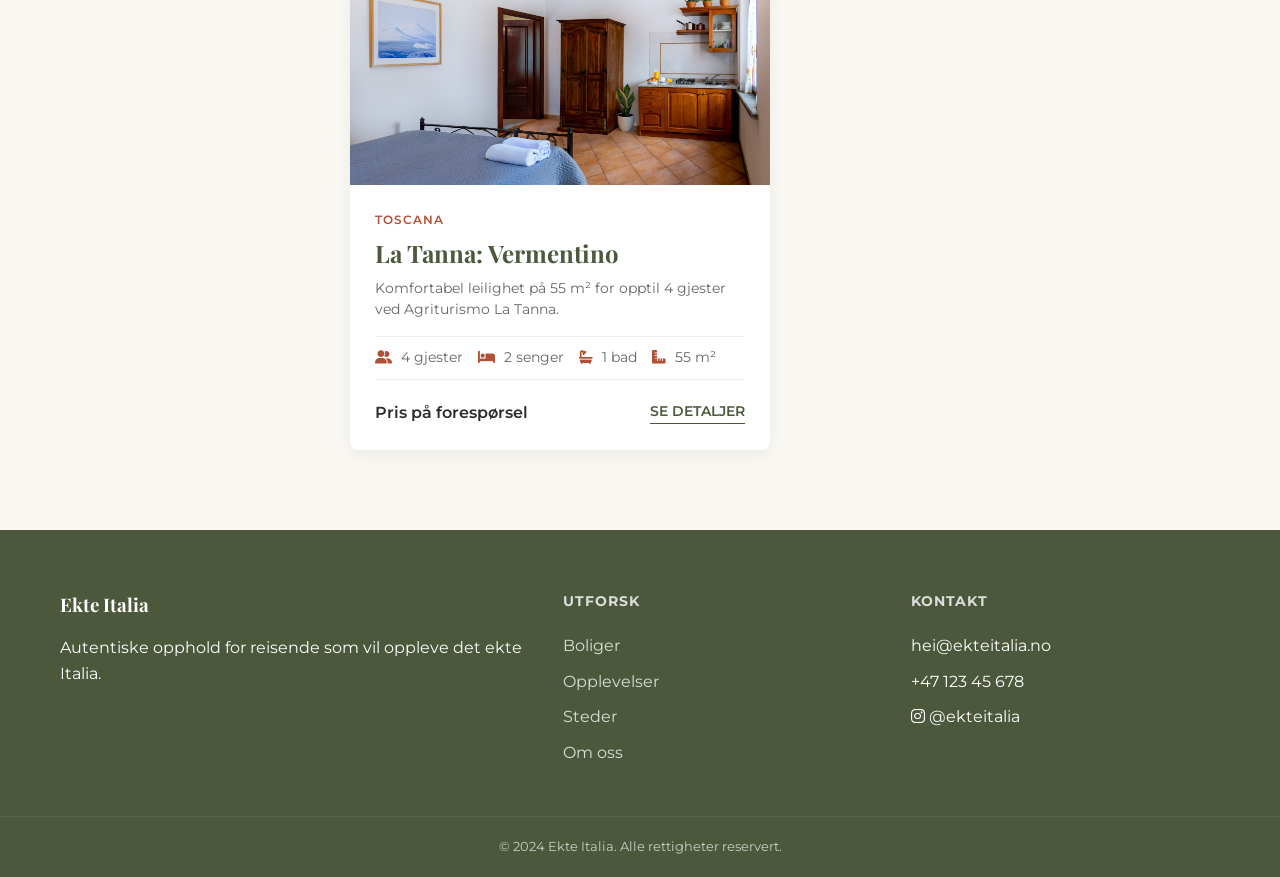
<file: villas.html>
<!DOCTYPE html>
<html lang="no">
<head>
    <meta charset="UTF-8">
    <meta name="viewport" content="width=device-width, initial-scale=1.0">
    <title>Boliger | Ekte Italia</title>
    <link rel="icon" type="image/png" href="Images/favicon.png">

    <link rel="preconnect" href="https://fonts.googleapis.com">
    <link rel="preconnect" href="https://fonts.gstatic.com" crossorigin>
    <link href="https://fonts.googleapis.com/css2?family=Montserrat:wght@300;400;500;600&family=Playfair+Display:ital,wght@0,400;0,600;1,400&display=swap" rel="stylesheet">
    <link rel="stylesheet" href="https://cdnjs.cloudflare.com/ajax/libs/font-awesome/6.0.0/css/all.min.css">
    <link rel="stylesheet" href="styles.css">
</head>
<body>

    <nav class="navbar">
        <div class="container nav-flex">
            <div class="logo">
                <a href="index.html"><img src="Images/Logo.png" alt="Ekte Italia logo"></a>
            </div>
            <ul class="nav-links">
                <li><a href="index.html">Hjem</a></li>
                <li><a href="agriturismo.html">Agriturismo</a></li>
                <li><a href="villas.html" class="active">Boliger</a></li>
                <li><a href="experiences.html">Opplevelser</a></li>
                <li><a href="places.html">Steder</a></li>
                <li><a href="about.html">Om oss</a></li>
                <li><a href="inquire.html" class="btn-nav">Forespør</a></li>
            </ul>
            <div class="hamburger">
                <i class="fas fa-bars"></i>
            </div>
        </div>
    </nav>

    <header class="page-header">
        <div class="container">
            <h1>Våre boliger</h1>
            <p>Håndplukkede opphold med sjel, fra rolige åser i Toscana til autentiske italienske hjem.</p>
        </div>
    </header>

    <div class="container listing-layout">
        <aside class="sidebar">
            <div class="filter-group">
                <h3>Søk</h3>
                <input type="search" id="villa-search" class="filter-input" placeholder="Søk etter bolig, region eller fasilitet">
            </div>

            <div class="filter-group">
                <h3>Region</h3>
                <label class="checkbox-container">Toscana
                    <input type="checkbox" class="region-filter" value="Toscana" checked>
                    <span class="checkmark"></span>
                </label>
                <label class="checkbox-container">Umbria
                    <input type="checkbox" class="region-filter" value="Umbria">
                    <span class="checkmark"></span>
                </label>
                <label class="checkbox-container">Puglia
                    <input type="checkbox" class="region-filter" value="Puglia">
                    <span class="checkmark"></span>
                </label>
                <label class="checkbox-container">Sicilia
                    <input type="checkbox" class="region-filter" value="Sicilia">
                    <span class="checkmark"></span>
                </label>
            </div>

            <div class="filter-group">
                <h3>Gjester</h3>
                <select class="filter-select" id="guest-filter">
                    <option value="any">Alle</option>
                    <option value="2-4">2-4 gjester</option>
                    <option value="5-8">5-8 gjester</option>
                    <option value="9">9+ gjester</option>
                </select>
            </div>

            <div class="filter-group">
                <h3>Fasiliteter</h3>
                <label class="checkbox-container">Felles basseng
                    <input type="checkbox" class="amenity-filter" value="Felles basseng">
                    <span class="checkmark"></span>
                </label>
                <label class="checkbox-container">Klimaanlegg
                    <input type="checkbox" class="amenity-filter" value="Klimaanlegg">
                    <span class="checkmark"></span>
                </label>
                <label class="checkbox-container">Kjøkken
                    <input type="checkbox" class="amenity-filter" value="Kjøkken">
                    <span class="checkmark"></span>
                </label>
                <label class="checkbox-container">Uteområde
                    <input type="checkbox" class="amenity-filter" value="Uteområde">
                    <span class="checkmark"></span>
                </label>
            </div>

            <button class="btn-primary w-100" id="apply-filters" type="button">Oppdater resultat</button>
        </aside>

        <main class="property-grid">
            <div class="sort-bar">
                <span id="results-count">Viser alle boliger</span>
                <select id="sort-select">
                    <option value="recommended">Sorter etter: Anbefalt</option>
                    <option value="guests-asc">Gjester: lavt til høyt</option>
                    <option value="guests-desc">Gjester: høyt til lavt</option>
                </select>
            </div>

            <div class="grid-2-col" id="villa-container"></div>
            <p class="empty-state" id="empty-state" hidden>Ingen boliger passer søket ditt akkurat nå. Prøv færre filtre.</p>
        </main>
    </div>

    <footer>
        <div class="container footer-content">
            <div class="footer-col">
                <h3>Ekte Italia</h3>
                <p>Autentiske opphold for reisende som vil oppleve det ekte Italia.</p>
            </div>
            <div class="footer-col">
                <h4>Utforsk</h4>
                <ul>
                    <li><a href="villas.html">Boliger</a></li>
                    <li><a href="experiences.html">Opplevelser</a></li>
                    <li><a href="places.html">Steder</a></li>
                    <li><a href="about.html">Om oss</a></li>
                </ul>
            </div>
            <div class="footer-col">
                <h4>Kontakt</h4>
                <ul>
                    <li>hei@ekteitalia.no</li>
                    <li>+47 123 45 678</li>
                    <li><i class="fab fa-instagram"></i> @ekteitalia</li>
                </ul>
            </div>
        </div>
        <div class="copyright">
            <p>&copy; 2024 Ekte Italia. Alle rettigheter reservert.</p>
        </div>
    </footer>

    <script>
        const hamburger = document.querySelector(".hamburger");
        const navLinks = document.querySelector(".nav-links");

        hamburger.addEventListener("click", () => {
            navLinks.classList.toggle("nav-active");
            hamburger.classList.toggle("toggle");
        });
    </script>
    <script src="data.js"></script>

    <script>
        const container = document.getElementById("villa-container");
        const searchInput = document.getElementById("villa-search");
        const guestFilter = document.getElementById("guest-filter");
        const sortSelect = document.getElementById("sort-select");
        const resultsCount = document.getElementById("results-count");
        const emptyState = document.getElementById("empty-state");

        function displayVillas(items) {
            container.innerHTML = "";
            emptyState.hidden = items.length !== 0;
            resultsCount.innerText = items.length === villasData.length
                ? "Viser alle boliger"
                : `Viser ${items.length} av ${villasData.length} boliger`;

            items.forEach(villa => {
                let tagHTML = villa.tag ? `<span class="tag">${villa.tag}</span>` : '';
                const detailUrl = `property.html?id=${villa.id}`;
                const cardHTML = `
                    <a class="card villa-card-link" href="${detailUrl}" aria-label="Se detaljer for ${villa.name}">
                        <div class="card-img">
                            <img src="${villa.image}" alt="${villa.name}" loading="lazy" decoding="async">
                            ${tagHTML}
                        </div>
                        <div class="card-body">
                            <span class="region">${villa.region}</span>
                            <h3>${villa.name}</h3>
                            <p class="description">${villa.shortDesc}</p>
                            <ul class="specs">
                                <li><i class="fas fa-user-friends"></i> ${villa.guests} gjester</li>
                                <li><i class="fas fa-bed"></i> ${villa.beds} senger</li>
                                <li><i class="fas fa-bath"></i> ${villa.bathrooms} bad</li>
                                <li><i class="fas fa-ruler-combined"></i> ${villa.sqm} m²</li>
                            </ul>
                            <div class="card-footer">
                                <span class="price">${villa.price}</span>
                                <span class="btn-text">Se detaljer</span>
                            </div>
                        </div>
                    </a>
                `;

                container.innerHTML += cardHTML;
            });
        }

        function selectedValues(selector) {
            return Array.from(document.querySelectorAll(selector))
                .filter(input => input.checked)
                .map(input => input.value);
        }

        function applyFilters() {
            const query = searchInput.value.trim().toLowerCase();
            const selectedRegions = selectedValues(".region-filter");
            const selectedAmenities = selectedValues(".amenity-filter");
            const guestRange = guestFilter.value;

            let results = villasData.filter(villa => {
                const haystack = [
                    villa.name,
                    villa.region,
                    villa.feature,
                    villa.shortDesc,
                    villa.longDesc,
                    ...(villa.amenities || [])
                ].join(" ").toLowerCase();

                const matchesQuery = !query || haystack.includes(query);
                const matchesRegion = selectedRegions.length === 0 || selectedRegions.includes(villa.region);
                const matchesAmenities = selectedAmenities.every(amenity => (villa.amenities || []).includes(amenity));
                const matchesGuests =
                    guestRange === "any" ||
                    (guestRange === "2-4" && villa.guests >= 2 && villa.guests <= 4) ||
                    (guestRange === "5-8" && villa.guests >= 5 && villa.guests <= 8) ||
                    (guestRange === "9" && villa.guests >= 9);

                return matchesQuery && matchesRegion && matchesAmenities && matchesGuests;
            });

            if (sortSelect.value === "guests-asc") {
                results = results.sort((a, b) => a.guests - b.guests);
            }
            if (sortSelect.value === "guests-desc") {
                results = results.sort((a, b) => b.guests - a.guests);
            }

            displayVillas(results);
        }

        document.getElementById("apply-filters").addEventListener("click", applyFilters);

        displayVillas(villasData);

        document.querySelectorAll(".nav-links a").forEach(link => {
            const currentPage = window.location.pathname.split("/").pop() || "index.html";
            const linkPage = link.getAttribute("href").split("?")[0];
            if (linkPage === currentPage) link.classList.add("active");
        });
    </script>
</body>
</html>
</file>
<file: styles.css>
/* --- Variables & Reset --- */
:root {
    /* Colors derived from your Logo */
    --color-rust: #B05036; /* The Terracotta E */
    --color-olive: #4C583B; /* The Green I */
    --color-cream: #F9F7F2; /* Soft background */
    --color-text: #2C2C2C;
    --color-text-light: #666;
    --color-white: #ffffff;
    
    /* Fonts */
    --font-serif: 'Playfair Display', serif;
    --font-sans: 'Montserrat', sans-serif;
}

* {
    margin: 0;
    padding: 0;
    box-sizing: border-box;
}

body {
    font-family: var(--font-sans);
    color: var(--color-text);
    background-color: var(--color-cream);
    line-height: 1.6;
}

a { text-decoration: none; color: inherit; transition: 0.3s; }
ul { list-style: none; }
img { max-width: 100%; display: block; }

/* --- Utility Classes --- */
.container {
    max-width: 1200px;
    margin: 0 auto;
    padding: 0 20px;
}

.bg-cream { background-color: #f4f1ea; }
.text-center { text-align: center; }

/* Buttons */
.btn-primary, .btn-search {
    background-color: var(--color-rust);
    color: var(--color-white);
    padding: 12px 28px;
    border: none;
    border-radius: 4px;
    font-family: var(--font-sans);
    font-weight: 500;
    cursor: pointer;
    text-transform: uppercase;
    letter-spacing: 1px;
    font-size: 0.9rem;
}

.btn-primary:hover, .btn-search:hover {
    background-color: #8f3e28;
}

.subheading {
    display: block;
    font-family: var(--font-sans);
    color: var(--color-rust);
    text-transform: uppercase;
    letter-spacing: 2px;
    font-size: 0.8rem;
    margin-bottom: 10px;
    font-weight: 600;
}

h2 {
    font-family: var(--font-serif);
    font-size: 2.5rem;
    color: var(--color-olive);
    margin-bottom: 20px;
}

/* --- Navigation --- */
.navbar {
    background-color: rgba(249, 247, 242, 0.94);
    padding: 6px 0;
    position: sticky;
    top: 0;
    z-index: 1000;
    border-bottom: 1px solid rgba(76, 88, 59, 0.12);
    box-shadow: 0 10px 30px rgba(44, 44, 44, 0.06);
    backdrop-filter: blur(14px);
}

.nav-flex {
    display: flex;
    justify-content: space-between; 
    align-items: center;
}

.logo img {
    height: 68px; /* Adjust based on your logo file */
    transition: transform 0.25s ease;
}

.logo a {
    display: inline-block;
}

.logo a:hover img {
    transform: translateY(-1px);
}

.nav-links {
    display: flex;
    gap: 8px;
    align-items: center;
}

.nav-links a {
    display: inline-flex;
    align-items: center;
    min-height: 38px;
    padding: 8px 12px;
    border-radius: 999px;
    font-weight: 500;
    font-size: 0.9rem;
    color: var(--color-olive);
}

.nav-links a:hover,
.nav-links a.active {
    background-color: rgba(176, 80, 54, 0.1);
    color: var(--color-rust);
}

.btn-nav {
    border: 1px solid rgba(176, 80, 54, 0.9);
    padding: 8px 18px !important;
    border-radius: 999px;
    background-color: var(--color-rust);
    color: white !important;
    box-shadow: 0 8px 18px rgba(176, 80, 54, 0.18);
}

.btn-nav:hover {
    background-color: #94442f;
    color: white !important;
}

.hamburger { display: none; cursor: pointer; color: var(--color-olive); font-size: 1.5rem; }

/* --- Hero Section --- */
.hero {
    height: 85vh;
    background: url(Images/background.jpg);
    background-size: cover;
    background-position: center;
    display: flex;
    align-items: center;
    justify-content: center;
    text-align: center;
    position: relative;
    overflow: hidden;
}

.hero::before {
    content: '';
    position: absolute;
    inset: 0;
    background: linear-gradient(90deg, rgba(36, 32, 28, 0.64), rgba(36, 32, 28, 0.34) 45%, rgba(36, 32, 28, 0.58));
    pointer-events: none;
}

.hero-content {
    position: relative;
    z-index: 1;
    max-width: 980px;
    padding: 0 20px;
}

.hero-content h1 {
    font-family: var(--font-serif);
    font-size: 4rem;
    color: var(--color-white);
    margin-bottom: 10px;
    text-shadow: 0 3px 18px rgba(0,0,0,0.55);
}

.hero-content p {
    color: #fff8ef;
    font-size: 1.2rem;
    margin-bottom: 40px;
    text-shadow: 0 2px 12px rgba(0,0,0,0.55);
}

/* Search Bar */
.search-bar {
    background: white;
    padding: 10px 10px 10px 30px;
    border-radius: 50px; /* Rounded pill shape */
    display: flex;
    align-items: center;
    gap: 15px;
    max-width: 800px;
    margin: 0 auto;
    box-shadow: 0 10px 25px rgba(0,0,0,0.2);
}

.search-item {
    display: flex;
    flex-direction: column;
    text-align: left;
    flex: 1;
}

.search-item.border-left {
    border-left: 1px solid #eee;
    padding-left: 20px;
}

.search-item label {
    font-size: 0.75rem;
    font-weight: 700;
    color: var(--color-text);
}

.search-item select, .search-item input {
    border: none;
    outline: none;
    font-family: var(--font-sans);
    color: var(--color-text-light);
    width: 100%;
    margin-top: 2px;
}

.btn-search {
    border-radius: 40px;
    padding: 15px 30px;
}

/* --- Philosophy Section --- */
.philosophy {
    padding: 80px 0;
}

.philosophy p {
    max-width: 700px;
    margin: 0 auto 40px auto;
    font-size: 1.1rem;
    color: var(--color-text-light);
}

.divider-img {
    height: 150px;
    width: 100%;
    object-fit: cover;
    border-radius: 8px;
    opacity: 0.9;
}

/* --- Villas Grid --- */
.villas { padding: 80px 0; }

.section-header {
    display: flex;
    justify-content: space-between;
    align-items: flex-end;
    margin-bottom: 40px;
}

.view-all {
    color: var(--color-rust);
    font-weight: 600;
    border-bottom: 1px solid transparent;
}
.view-all:hover { border-bottom: 1px solid var(--color-rust); }

.grid-3 {
    display: grid;
    grid-template-columns: repeat(auto-fit, minmax(300px, 1fr));
    gap: 30px;
}

.card {
    background: white;
    border-radius: 8px;
    overflow: hidden;
    box-shadow: 0 5px 15px rgba(0,0,0,0.05);
    transition: transform 0.3s ease;
}

.card:hover { transform: translateY(-5px); }

.card-img {
    height: 250px;
    overflow: hidden;
    position: relative;
    background: linear-gradient(120deg, #eee8dc, #f8f5ee);
}

.card-img img {
    width: 100%;
    height: 100%;
    object-fit: cover;
    transition: transform 0.5s ease;
}

.card:hover .card-img img { transform: scale(1.05); }

.tag {
    position: absolute;
    top: 15px;
    left: 15px;
    background: rgba(255,255,255,0.9);
    padding: 5px 12px;
    font-size: 0.75rem;
    font-weight: 600;
    color: var(--color-olive);
    border-radius: 4px;
}

.card-body { padding: 25px; }

.card-body h3 {
    font-family: var(--font-serif);
    font-size: 1.5rem;
    color: var(--color-olive);
    margin-bottom: 5px;
}

.location {
    font-size: 0.9rem;
    color: var(--color-text-light);
    margin-bottom: 15px;
}

.specs {
    display: flex;
    gap: 15px;
    margin-bottom: 20px;
    font-size: 0.85rem;
    color: var(--color-text-light);
    border-top: 1px solid #eee;
    border-bottom: 1px solid #eee;
    padding: 10px 0;
}

.specs i { color: var(--color-rust); margin-right: 5px; }

.card-footer { display: flex; justify-content: space-between; align-items: center; }
.price { font-weight: 600; color: var(--color-text); }

/* --- Experiences Section --- */
.experiences { padding: 100px 0; }

.split-layout {
    display: flex;
    align-items: center;
    gap: 60px;
}

.split-text { flex: 1; }
.split-image { flex: 1; }

.split-image img {
    border-radius: 8px;
    box-shadow: 20px 20px 0px var(--color-rust); /* Offset stylistic border */
}

.exp-list { margin: 30px 0; }
.exp-list li { margin-bottom: 15px; font-size: 1.1rem; }
.exp-list i { color: var(--color-olive); margin-right: 10px; width: 25px; }

/* --- Footer --- */
footer {
    background-color: var(--color-olive);
    color: white;
    padding: 60px 0 20px 0;
}

.footer-content {
    display: grid;
    grid-template-columns: 1.5fr 1fr 1fr;
    gap: 40px;
    margin-bottom: 40px;
}

.footer-col h3 { font-family: var(--font-serif); margin-bottom: 15px; }
.footer-col h4 { text-transform: uppercase; font-size: 0.9rem; margin-bottom: 20px; letter-spacing: 1px; color: #dcdcdc; }
.footer-col ul li { margin-bottom: 10px; }
.footer-col ul li a { opacity: 0.8; }
.footer-col ul li a:hover { opacity: 1; color: #ffcccb; }

.copyright {
    text-align: center;
    border-top: 1px solid rgba(255,255,255,0.1);
    padding-top: 20px;
    font-size: 0.8rem;
    opacity: 0.7;
}

/* --- Mobile Responsiveness --- */
@media (max-width: 768px) {
    .nav-links { display: none; } /* Add JS for hamburger menu toggle later */
    .hamburger { display: block; }
    
    .hero-content h1 { font-size: 2.5rem; }
    
    .search-bar {
        flex-direction: column;
        background: transparent;
        box-shadow: none;
        gap: 10px;
        padding: 0;
    }
    
    .search-item {
        background: white;
        padding: 15px;
        border-radius: 8px;
        width: 100%;
        border-left: none !important;
    }
    
    .btn-search { width: 100%; }
    
    .split-layout { flex-direction: column; }
    .split-image img { box-shadow: 10px 10px 0px var(--color-rust); }
    
    .footer-content { grid-template-columns: 1fr; text-align: center; }
}

/* --- Villas Page Specific Styles --- */

/* Page Header (Small Hero) */
.page-header {
    background-color: var(--color-olive);
    color: var(--color-white);
    padding: 60px 0;
    text-align: center;
}

.page-header h1 {
    font-family: var(--font-serif);
    font-size: 3rem;
}

.page-header p {
    max-width: 600px;
    margin: 10px auto 0;
    font-size: 1.1rem;
    opacity: 0.9;
}

/* Listing Layout (Sidebar + Grid) */
.listing-layout {
    display: flex;
    margin-top: 50px;
    margin-bottom: 80px;
    gap: 40px;
}

/* Sidebar Styles */
.sidebar {
    flex: 0 0 250px; /* Fixed width sidebar */
    padding-right: 20px;
    border-right: 1px solid #eee;
    height: fit-content;
}

.filter-group {
    margin-bottom: 30px;
}

.filter-group h3 {
    font-family: var(--font-serif);
    font-size: 1.2rem;
    color: var(--color-olive);
    margin-bottom: 15px;
}

.filter-select,
.filter-input {
    width: 100%;
    padding: 10px;
    border: 1px solid #ddd;
    border-radius: 4px;
    background: white;
    font-family: var(--font-sans);
}

.filter-input:focus,
.filter-select:focus {
    outline: none;
    border-color: var(--color-rust);
    box-shadow: 0 0 0 3px rgba(176, 80, 54, 0.1);
}

.w-100 { width: 100%; }

/* Custom Checkbox Styling */
.checkbox-container {
    display: block;
    position: relative;
    padding-left: 30px;
    margin-bottom: 12px;
    cursor: pointer;
    font-size: 0.9rem;
    user-select: none;
}

.checkbox-container input {
    position: absolute;
    opacity: 0;
    cursor: pointer;
    height: 0;
    width: 0;
}

.checkmark {
    position: absolute;
    top: 0;
    left: 0;
    height: 18px;
    width: 18px;
    background-color: #eee;
    border-radius: 3px;
}

.checkbox-container:hover input ~ .checkmark { background-color: #ccc; }
.checkbox-container input:checked ~ .checkmark { background-color: var(--color-rust); }
.checkmark:after { content: ""; position: absolute; display: none; }
.checkbox-container input:checked ~ .checkmark:after { display: block; }
.checkbox-container .checkmark:after {
    left: 6px;
    top: 2px;
    width: 5px;
    height: 10px;
    border: solid white;
    border-width: 0 2px 2px 0;
    transform: rotate(45deg);
}

/* Property Grid Styles */
.property-grid { flex: 1; }

.sort-bar {
    display: flex;
    justify-content: space-between;
    align-items: center;
    margin-bottom: 20px;
    font-size: 0.9rem;
    color: var(--color-text-light);
}

.sort-bar select {
    border: none;
    background: transparent;
    font-family: var(--font-sans);
    font-weight: 600;
    cursor: pointer;
}

.grid-2-col {
    display: grid;
    grid-template-columns: repeat(auto-fill, minmax(350px, 1fr)); /* Responsive Grid */
    gap: 30px;
}

/* Card Enhancements for Listing Page */
.card .region {
    display: block;
    text-transform: uppercase;
    font-size: 0.75rem;
    letter-spacing: 1px;
    color: var(--color-rust);
    margin-bottom: 5px;
    font-weight: 600;
}

.card .description {
    font-size: 0.9rem;
    color: var(--color-text-light);
    margin-bottom: 15px;
    line-height: 1.5;
}

.btn-text {
    font-size: 0.85rem;
    font-weight: 600;
    text-transform: uppercase;
    color: var(--color-olive);
    border-bottom: 1px solid var(--color-olive);
}

.fav-icon {
    position: absolute;
    top: 15px;
    right: 15px; /* Adjust if tag is present */
    background: white;
    width: 35px;
    height: 35px;
    border-radius: 50%;
    display: flex;
    align-items: center;
    justify-content: center;
    cursor: pointer;
    color: var(--color-rust);
    transition: 0.2s;
}
.fav-icon:hover { background: var(--color-rust); color: white; }

/* If a tag is present, move fav icon down or left. 
   Here we just position it differently if needed, 
   but simplistic absolute positioning works for now. */

/* Pagination */
.pagination {
    margin-top: 50px;
    display: flex;
    justify-content: center;
    gap: 10px;
}

.pagination a {
    width: 40px;
    height: 40px;
    display: flex;
    align-items: center;
    justify-content: center;
    border: 1px solid #ddd;
    border-radius: 4px;
    font-weight: 600;
}

.pagination a.active, .pagination a:hover {
    background-color: var(--color-olive);
    color: white;
    border-color: var(--color-olive);
}

/* Mobile Responsiveness for Listing */
@media (max-width: 850px) {
    .listing-layout {
        flex-direction: column;
    }
    
    .sidebar {
        width: 100%;
        border-right: none;
        border-bottom: 1px solid #eee;
        padding-bottom: 20px;
    }

    .filter-group {
        display: inline-block;
        vertical-align: top;
        margin-right: 20px;
        width: 45%;
    }
    
    .btn-primary.w-100 {
        width: auto;
        display: block;
        margin-top: 10px;
    }
}

@media (max-width: 600px) {
    .filter-group { display: block; width: 100%; }
    .grid-2-col { grid-template-columns: 1fr; }
}

/* --- Experiences Page Specific Styles --- */

/* Hero for Experiences (Different Image) */
.hero-experiences {
    height: 60vh;
    background: linear-gradient(90deg, rgba(28, 24, 20, 0.72), rgba(28, 24, 20, 0.42)), url('Images/villas La Tanna/Foto Agriturismo generiche/Agriturismo-la-tanna-aperitivi.webp');
    background-size: cover;
    background-position: center;
    display: flex;
    align-items: center;
    justify-content: center;
    text-align: center;
    color: white;
    overflow: hidden;
}

.hero-experiences h1 {
    font-family: var(--font-serif);
    font-size: 3.5rem;
    margin-bottom: 10px;
}

/* Intro Text */
.intro-text {
    padding: 80px 0;
}
.intro-text p {
    max-width: 700px;
    margin: 0 auto;
    font-size: 1.1rem;
    color: var(--color-text-light);
}

.experience-partner {
    max-width: 860px;
    margin: 42px auto 0;
    padding: 28px 32px;
    display: grid;
    grid-template-columns: auto 1fr;
    gap: 22px;
    align-items: start;
    text-align: left;
    background: var(--color-white);
    border: 1px solid rgba(76, 88, 59, 0.14);
    border-radius: 12px;
    box-shadow: 0 18px 45px rgba(44, 44, 44, 0.08);
}

.partner-icon {
    width: 54px;
    height: 54px;
    display: inline-flex;
    align-items: center;
    justify-content: center;
    flex-shrink: 0;
    border-radius: 50%;
    background: rgba(176, 80, 54, 0.12);
    color: var(--color-rust);
    font-size: 1.35rem;
}

.partner-kicker {
    display: block;
    margin-bottom: 5px;
    color: var(--color-rust);
    font-size: 0.72rem;
    font-weight: 600;
    letter-spacing: 1.4px;
    text-transform: uppercase;
}

.partner-copy h3 {
    margin-bottom: 8px;
    color: var(--color-olive);
    font-family: var(--font-serif);
    font-size: 1.55rem;
}

.intro-text .partner-copy p {
    max-width: none;
    margin: 0 0 13px;
    font-size: 0.98rem;
    line-height: 1.7;
}

.partner-link {
    display: inline-flex;
    align-items: center;
    gap: 8px;
    color: var(--color-rust);
    font-size: 0.85rem;
    font-weight: 600;
    border-bottom: 1px solid transparent;
}

.partner-link:hover {
    border-color: currentColor;
}

.intro-text .partner-practical {
    display: flex;
    align-items: flex-start;
    gap: 9px;
    max-width: none;
    margin: 17px 0 0;
    padding-top: 14px;
    border-top: 1px solid rgba(76, 88, 59, 0.12);
    color: var(--color-text-light);
    font-size: 0.78rem;
    line-height: 1.55;
}

.partner-practical i {
    margin-top: 3px;
    color: var(--color-olive);
}

/* Category Menu (Sticky sub-nav) */
.category-menu {
    background: white;
    border-top: 1px solid #eee;
    border-bottom: 1px solid #eee;
    padding: 20px 0;
    position: sticky;
    top: 80px; /* Adjust based on navbar height */
    z-index: 900;
    text-align: center;
}

.cat-link {
    margin: 0 15px;
    font-family: var(--font-serif);
    font-size: 1.1rem;
    color: var(--color-text-light);
    position: relative;
    padding-bottom: 5px;
}

.cat-link:hover, .cat-link.active {
    color: var(--color-olive);
}

.cat-link.active::after {
    content: '';
    position: absolute;
    bottom: 0;
    left: 0;
    width: 100%;
    height: 2px;
    background-color: var(--color-rust);
}

/* Section Styling */
.exp-section {
    padding: 80px 0;
    scroll-margin-top: 140px; /* Ensures title isn't hidden behind sticky nav on click */
}

.section-title {
    margin-bottom: 40px;
}

.section-intro {
    max-width: 690px;
    margin-top: -10px;
    color: var(--color-text-light);
}

/* Experience Card specific adjustments */
.exp-card .card-img {
    height: 220px;
}

.exp-card .card-img img {
    width: 100%;
    height: 100%;
    object-fit: cover;
}

.partner-exp-card {
    display: flex;
    flex-direction: column;
    height: 100%;
}

.partner-exp-card .card-body {
    display: flex;
    flex: 1;
    flex-direction: column;
}

.partner-exp-card .description {
    flex: 1;
}

.partner-chip {
    position: absolute;
    top: 14px;
    left: 14px;
    z-index: 2;
    display: inline-flex;
    align-items: center;
    gap: 7px;
    padding: 8px 11px;
    border-radius: 999px;
    background: rgba(76, 88, 59, 0.92);
    color: var(--color-white);
    font-size: 0.7rem;
    font-weight: 600;
    letter-spacing: 0.2px;
    box-shadow: 0 7px 20px rgba(0, 0, 0, 0.16);
    backdrop-filter: blur(5px);
}

.experience-location {
    display: inline-flex;
    align-items: center;
    gap: 6px;
    margin-bottom: 7px;
    color: var(--color-rust);
    font-size: 0.74rem;
    font-weight: 600;
    letter-spacing: 0.7px;
    text-transform: uppercase;
}

.experience-note {
    display: flex;
    align-items: flex-start;
    gap: 8px;
    margin-top: 14px;
    padding: 10px 12px;
    border-left: 3px solid var(--color-rust);
    background: rgba(176, 80, 54, 0.07);
    color: var(--color-text-light);
    font-size: 0.76rem;
    line-height: 1.5;
}

.experience-note i {
    margin-top: 2px;
    color: var(--color-rust);
}

.exp-details {
    display: flex;
    flex-wrap: wrap;
    gap: 15px;
    margin: 15px 0;
    font-size: 0.85rem;
    color: var(--color-text-light);
    background: #f9f9f9;
    padding: 10px;
    border-radius: 4px;
}

.exp-details span {
    display: flex;
    align-items: center;
    gap: 6px;
}

.partner-exp-card .card-footer {
    gap: 14px;
    margin-top: auto;
}

.experience-grid-two {
    align-items: stretch;
}

/* Custom Request Section */
.custom-request {
    padding: 100px 0;
    background-color: #768265;
    color: white;
}

.custom-request h2 {
    color: white; /* Override the default Olive color */
}

.custom-request p {
    color: #e0e0e0;
    margin-bottom: 30px;
}

/* Adjust button for dark background */
.custom-request .btn-primary {
    background-color: white;
    color: var(--color-olive);
}

.custom-request .btn-primary:hover {
    background-color: var(--color-rust);
    color: white;
}

.custom-request-image {
    display: flex;
    justify-content: center;
}

.custom-request-image img {
    width: min(100%, 360px);
    max-height: 420px;
    object-fit: cover;
    object-position: center top;
}

/* Mobile responsiveness for category menu */
@media (max-width: 600px) {
    .hero-experiences .hero-content {
        width: 100%;
        min-width: 0;
    }

    .hero-experiences h1 {
        font-size: 2.5rem;
        line-height: 1.12;
    }

    .category-menu {
        overflow-x: auto;
        white-space: nowrap;
        padding: 15px 0;
    }
    
    .cat-link {
        display: inline-block;
        margin: 0 10px;
    }

    .experience-partner {
        grid-template-columns: 1fr;
        padding: 24px;
    }

    .partner-icon {
        width: 48px;
        height: 48px;
    }

    .exp-card .card-img {
        height: 210px;
    }

    .partner-exp-card .card-footer {
        align-items: flex-start;
        flex-direction: column;
    }
}

/* --- About Page Specific Styles --- */

/* Hero Image - Soft and Personal */
.hero-about {
    height: 50vh;
    background: linear-gradient(90deg, rgba(28, 24, 20, 0.68), rgba(28, 24, 20, 0.36)), url('Images/villas La Tanna/Foto Agriturismo generiche/Agriturismo-la-tanna-vacanze-in-toscana.webp');
    background-size: cover;
    background-position: center;
    display: flex;
    align-items: center;
    justify-content: center;
    text-align: center;
    color: white;
}

.hero-about h1 {
    font-family: var(--font-serif);
    font-size: 3.5rem;
}

/* Founder Story Styling */
.founder-story {
    padding: 100px 0;
}

.founder-story p {
    margin-bottom: 20px;
    font-size: 1.05rem;
    color: var(--color-text-light);
}

/* Handwritten Signature Style */
.signature {
    font-family: 'Dancing Script', cursive; /* Handwritten font */
    font-size: 2.5rem;
    color: var(--color-rust);
    margin-top: 30px;
    transform: rotate(-5deg); /* Slight tilt for realism */
    display: inline-block;
}

/* Values Section */
.values-section {
    padding: 80px 0;
}

.mb-50 { margin-bottom: 50px; }

.value-card {
    text-align: center;
    padding: 30px;
    background: white; /* White card on cream background */
    border-radius: 8px;
    box-shadow: 0 4px 10px rgba(0,0,0,0.03);
    transition: transform 0.3s ease;
}

.value-card:hover {
    transform: translateY(-5px);
}

.value-card i {
    font-size: 2.5rem;
    color: var(--color-olive);
    margin-bottom: 20px;
}

.value-card h3 {
    font-family: var(--font-serif);
    margin-bottom: 15px;
    color: var(--color-text);
}

.value-card p {
    font-size: 0.95rem;
    color: var(--color-text-light);
}

/* Simple CTA Banner */
.simple-banner {
    padding: 80px 0;
    text-align: center;
    background-color: white;
}

.simple-banner h2 {
    font-size: 2rem;
    color: var(--color-rust);
    margin-bottom: 15px;
}

.simple-banner p {
    margin-bottom: 30px;
    color: var(--color-text-light);
}

/* Mobile Adjustments */
@media (max-width: 768px) {
    /* Reverses order so image is on top on mobile */
    .reverse-mobile {
        flex-direction: column-reverse;
    }
    
    .hero-about { height: 40vh; }
    
    .signature {
        display: block;
        text-align: right;
    }
}
/* --- Inquire Page Specific Styles --- */

.inquire-section {
    padding: 80px 0;
}

.form-wrapper {
    display: flex;
    background: white;
    border-radius: 8px;
    box-shadow: 0 10px 30px rgba(0,0,0,0.05);
    overflow: hidden;
}

/* Sidebar (Left) */
.contact-sidebar {
    flex: 0 0 300px;
    background-color: var(--color-olive);
    color: white;
    padding: 40px;
}

.contact-sidebar h3 {
    font-family: var(--font-serif);
    margin-bottom: 20px;
    color: white;
}

.contact-sidebar p {
    font-size: 0.9rem;
    opacity: 0.9;
    margin-bottom: 30px;
    line-height: 1.6;
}

.contact-list li {
    display: flex;
    align-items: center;
    gap: 15px;
    margin-bottom: 20px;
    font-size: 0.9rem;
}

.contact-list i {
    color: #cbcfc5; /* Very light green */
    width: 20px;
}

.opening-hours {
    margin-top: 40px;
    border-top: 1px solid rgba(255,255,255,0.2);
    padding-top: 20px;
}

.opening-hours h4 {
    font-size: 0.9rem;
    text-transform: uppercase;
    letter-spacing: 1px;
    margin-bottom: 10px;
    color: #cbcfc5;
}

/* Form Area (Right) */
.form-content {
    flex: 1;
    padding: 50px;
}

.form-content h3 {
    font-family: var(--font-serif);
    color: var(--color-olive);
    margin-bottom: 25px;
    margin-top: 30px;
    font-size: 1.5rem;
}

.form-content h3:first-child { margin-top: 0; }

.form-row {
    display: flex;
    gap: 20px;
    margin-bottom: 20px;
}

.form-group {
    flex: 1;
    display: flex;
    flex-direction: column;
}

.form-group label {
    font-size: 0.85rem;
    font-weight: 600;
    margin-bottom: 8px;
    color: var(--color-text);
}

.form-group input, 
.form-group select, 
.form-group textarea {
    padding: 12px;
    border: 1px solid #ddd;
    border-radius: 4px;
    font-family: var(--font-sans);
    font-size: 0.95rem;
    background: #fafafa;
    transition: 0.3s;
}

.form-group input:focus, 
.form-group select:focus, 
.form-group textarea:focus {
    outline: none;
    border-color: var(--color-rust);
    background: white;
    box-shadow: 0 0 0 3px rgba(176, 80, 54, 0.1);
}

.small-text {
    font-size: 0.85rem;
    color: var(--color-text-light);
    margin-bottom: 15px;
}

/* Checkbox Grid */
.checkbox-grid {
    display: grid;
    grid-template-columns: 1fr 1fr;
    gap: 10px;
}

.checkbox-grid label {
    font-size: 0.9rem;
    display: flex;
    align-items: center;
    gap: 8px;
    cursor: pointer;
}

.mt-20 { margin-top: 20px; }

/* Mobile Responsiveness for Form */
@media (max-width: 850px) {
    .form-wrapper {
        flex-direction: column;
    }
    
    .contact-sidebar {
        padding: 30px;
    }
    
    .form-content {
        padding: 30px;
    }
    
    .form-row {
        flex-direction: column;
        gap: 0;
    }
    
    .form-group {
        margin-bottom: 20px;
    }

    .checkbox-grid {
        grid-template-columns: 1fr;
    }
}

/* --- Thank You Page Styles --- */

.thank-you-section {
    padding: 120px 0 100px 0;
    min-height: 60vh; /* Ensures it takes up good screen space */
    display: flex;
    align-items: center;
}

.icon-box {
    margin-bottom: 30px;
}

.icon-box i {
    font-size: 4rem;
    color: var(--color-rust);
    /* Simple animation to make the paper plane float */
    animation: float 3s ease-in-out infinite;
}

.thank-you-section h1 {
    font-size: 3.5rem;
    color: var(--color-olive);
    margin-bottom: 20px;
    font-family: var(--font-serif);
}

.lead-text {
    font-size: 1.5rem;
    color: var(--color-text);
    margin-bottom: 10px;
    font-weight: 500;
}

.sub-text {
    font-size: 1rem;
    color: var(--color-text-light);
    max-width: 600px;
    margin: 0 auto 40px auto;
}

/* Keep Dreaming Section */
.keep-dreaming {
    padding: 80px 0;
    background: white;
}

.dream-card {
    position: relative;
    border-radius: 8px;
    overflow: hidden;
    height: 300px;
    display: block;
}

.dream-card img {
    width: 100%;
    height: 100%;
    object-fit: cover;
    transition: transform 0.5s ease;
}

/* Gradient Overlay */
.dream-card::after {
    content: '';
    position: absolute;
    bottom: 0;
    left: 0;
    width: 100%;
    height: 60%;
    background: linear-gradient(transparent, rgba(0,0,0,0.7));
}

.dream-content {
    position: absolute;
    bottom: 20px;
    left: 20px;
    color: white;
    z-index: 2;
}

.dream-content h3 {
    font-family: var(--font-serif);
    font-size: 1.4rem;
    margin-bottom: 5px;
}

.dream-content p {
    font-size: 0.9rem;
    opacity: 0.9;
    font-weight: 500;
}

.dream-card:hover img {
    transform: scale(1.05);
}

/* Simple Animation Keyframes */
@keyframes float {
    0% { transform: translateY(0px); }
    50% { transform: translateY(-15px); }
    100% { transform: translateY(0px); }
}

/* --- Mobile Menu Functionality --- */

/* This class is added by JavaScript when clicked */
.nav-active {
    display: flex !important;
    flex-direction: column;
    position: absolute;
    top: 70px; /* Adjust based on your navbar height */
    right: 0;
    width: 100%; /* Or 60% if you want a side drawer */
    background-color: white;
    box-shadow: 0 10px 15px rgba(0,0,0,0.1);
    padding: 20px 0;
    z-index: 999;
    animation: slideDown 0.3s ease forwards;
}

/* Style the links inside the mobile menu */
.nav-active li {
    margin: 15px 0;
    text-align: center;
    width: 100%;
}

.nav-active li a {
    font-size: 1.2rem;
    display: block;
    width: 100%;
    padding: 10px 0;
}

/* Simple slide down animation */
@keyframes slideDown {
    from { opacity: 0; transform: translateY(-20px); }
    to { opacity: 1; transform: translateY(0); }
}
/* --- Agriturismo Page Specific Styles --- */

/* Hero Section - Rustic Field Vibe */
.hero-agri {
    height: 60vh;
    background: linear-gradient(90deg, rgba(28, 24, 20, 0.68), rgba(28, 24, 20, 0.36)), url('Images/villas La Tanna/Foto Agriturismo generiche/Agriturismo-la-tanna-veduta-aerea.jpg');
    background-size: cover;
    background-position: center;
    display: flex;
    align-items: center;
    justify-content: center;
    text-align: center;
    color: white;
}

.hero-subtitle {
    display: block;
    font-family: var(--font-sans);
    text-transform: uppercase;
    letter-spacing: 3px;
    font-size: 0.9rem;
    margin-bottom: 10px;
    color: #f0f0f0;
}

.hero-agri h1 {
    font-family: var(--font-serif);
    font-size: 3.5rem;
    margin-bottom: 10px;
}

/* Intro Section */
.agri-intro {
    padding: 80px 0;
}
.intro-icon {
    font-size: 2.5rem;
    color: var(--color-olive);
    margin-bottom: 20px;
}
.agri-intro p {
    max-width: 700px;
    margin: 0 auto;
    font-size: 1.1rem;
    color: var(--color-text-light);
}

/* 3 Pillars Layout */
.pillars {
    padding: 80px 0;
}

.pillar-card {
    text-align: center;
}

.pillar-card img {
    width: 100%;
    height: 250px;
    object-fit: cover;
    border-radius: 4px;
    margin-bottom: 20px;
}

.pillar-card h3 {
    font-family: var(--font-serif);
    color: var(--color-olive);
    margin-bottom: 10px;
    font-size: 1.4rem;
}

.pillar-card p {
    font-size: 0.95rem;
    color: var(--color-text-light);
    padding: 0 10px;
}

/* Agriturismo Cards */
.agri-list {
    padding: 80px 0;
}

/* The "Produces: Wine" Badge */
.producer-badge {
    position: absolute;
    top: 15px;
    left: 15px;
    background-color: var(--color-olive);
    color: white;
    padding: 6px 12px;
    font-size: 0.75rem;
    font-weight: 500;
    text-transform: uppercase;
    border-radius: 4px;
    letter-spacing: 1px;
    z-index: 10;
}

.producer-badge i {
    margin-right: 5px;
}

/* Harvest Banner */
.harvest-banner {
    padding: 100px 0;
    background: linear-gradient(rgba(76, 88, 59, 0.9), rgba(76, 88, 59, 0.9)), url('Images/villas La Tanna/Foto Agriturismo generiche/Agriturismo-la-tanna-degustazioni-gazebo.webp');
    background-size: cover;
    background-position: center;
    background-attachment: fixed; /* Parallax effect */
    color: white;
    text-align: center;
}

.harvest-content {
    max-width: 600px;
    margin: 0 auto;
}

.harvest-content h2 {
    font-family: var(--font-serif);
    font-size: 2.5rem;
    margin-bottom: 20px;
    color: white; /* Force white over the olive background */
}

.harvest-content p {
    font-size: 1.1rem;
    margin-bottom: 30px;
    color: #e0e0e0;
}

.btn-white-border {
    background-color: transparent;
    border: 1px solid white;
    color: white;
}

.btn-white-border:hover {
    background-color: white;
    color: var(--color-olive);
}

/* --- CLEAN PROPERTY PAGE & LIGHTBOX --- */

/* --- UPDATED 5-GRID GALLERY --- */

.gallery-container {
    display: grid;
    /* 1 Large Column (50%), 2 Small Columns (25% each) */
    grid-template-columns: 2fr 1fr 1fr; 
    grid-template-rows: 200px 200px; /* Two rows fixed height */
    gap: 8px;
    max-width: 1200px;
    margin: 20px auto 40px auto;
    padding: 0 20px;
    background: transparent;
}

/* The Main Image takes up the whole Left Side */
.main-img {
    grid-column: 1 / 2; /* First column */
    grid-row: 1 / 3;    /* Spans both rows */
    position: relative;
    cursor: pointer;
    overflow: hidden;
    border-radius: 12px 0 0 12px;
    background: linear-gradient(120deg, #eee8dc, #f8f5ee);
}

.mobile-gallery-cue {
    display: none;
    position: absolute;
    right: 16px;
    bottom: 16px;
    align-items: center;
    gap: 8px;
    border: 1px solid rgba(255, 255, 255, 0.7);
    border-radius: 999px;
    background: rgba(30, 26, 22, 0.72);
    color: white;
    padding: 10px 14px;
    font-family: var(--font-sans);
    font-size: 0.88rem;
    font-weight: 600;
    box-shadow: 0 10px 24px rgba(0, 0, 0, 0.22);
    backdrop-filter: blur(10px);
    cursor: pointer;
    z-index: 2;
}

/* The Container for the 4 small images */
.side-imgs {
    /* We don't need a wrapper div anymore for grid, 
       but we keep this class if you want specific styling */
    display: contents; /* This allows the children to sit directly on the parent grid */
}

/* Individual Small Image Slots */
.side-img-item {
    position: relative; /* Needed for the overlay text */
    width: 100%;
    height: 100%;
    cursor: pointer;
    overflow: hidden;
    background: linear-gradient(120deg, #eee8dc, #f8f5ee);
}

/* Round the corners of the outer images */
.side-img-item:nth-child(2) { border-radius: 0 12px 0 0; } /* Top Right */
.side-img-item:last-child { border-radius: 0 0 12px 0; }   /* Bottom Right */

/* Images inside the slots */
.gallery-container img {
    width: 100%;
    height: 100%;
    object-fit: cover;
    transition: transform 0.3s ease;
    display: block;
}

.gallery-container img:hover {
    transform: scale(1.03);
    opacity: 0.95;
}
@media (max-width: 768px) {
    .gallery-container {
        grid-template-columns: 1fr;
        grid-template-rows: 300px;
        padding: 0;
    }
    .side-img-item { display: none; } /* Hide small images on phone */
    .main-img { border-radius: 0; }
    .mobile-gallery-cue { display: inline-flex; }
}
/* --- THE "View All" OVERLAY --- */
.img-overlay {
    position: absolute;
    top: 0;
    left: 0;
    width: 100%;
    height: 100%;
    background-color: rgba(0, 0, 0, 0.5); /* Gray/Dark see-through */
    display: flex;
    justify-content: center;
    align-items: center;
    color: white;
    font-weight: 600;
    font-size: 1.2rem;
    pointer-events: none; /* Let clicks pass through to the div */
    transition: background 0.3s;
}

.side-img-item:hover .img-overlay {
    background-color: rgba(0, 0, 0, 0.4); /* Slightly lighter on hover */
}



/* 3. The Lightbox (Pop-up Gallery) */
.lightbox {
    display: none; /* Hidden by default */
    position: fixed;
    z-index: 2000;
    left: 0;
    top: 0;
    width: 100%;
    height: 100%;
    background-color: rgba(0,0,0,0.9);
    justify-content: center;
    align-items: center;
}
/* --- Lightbox Counter --- */
.lightbox-counter {
    position: absolute;
    top: 25px;
    left: 30px;
    color: white;
    font-size: 1.1rem;
    font-family: var(--font-sans); /* Use your site font */
    letter-spacing: 1px;
    background-color: rgba(255, 255, 255, 0.1); /* Subtle background */
    padding: 5px 15px;
    border-radius: 20px;
    pointer-events: none; /* Let clicks pass through */
    user-select: none;
}
/* Adjust for mobile phones */
@media (max-width: 768px) {
    .lightbox-counter {
        top: 15px;
        left: 15px;
        font-size: 0.9rem;
    }
}

.lightbox-content {
    max-width: 90%;
    max-height: 85%;
    border-radius: 4px;
    box-shadow: 0 0 20px rgba(0,0,0,0.5);
    touch-action: pan-y;
}

.close-btn {
    position: absolute;
    top: 20px;
    right: 30px;
    color: white;
    font-size: 40px;
    cursor: pointer;
    font-weight: bold;
}

.prev-btn, .next-btn {
    position: absolute;
    top: 50%;
    transform: translateY(-50%);
    color: white;
    font-size: 40px;
    padding: 20px;
    cursor: pointer;
    user-select: none;
    background: rgba(0,0,0,0.3);
    border-radius: 4px;
}

.prev-btn:hover, .next-btn:hover { background: rgba(0,0,0,0.8); }
.prev-btn { left: 20px; }
.next-btn { right: 20px; }

/* Mobile: Collapse to single row */
@media (max-width: 768px) {
    .gallery-container {
        grid-template-columns: 1fr;
        grid-template-rows: 300px;
        padding: 0;
    }
    .side-img-item { display: none; } /* Hide small images on mobile */
    .main-img { border-radius: 0; }
}

/* --- Refined Property Detail Page --- */
.property-heading {
    margin: 36px auto 18px auto;
}

.back-link {
    display: inline-flex;
    align-items: center;
    gap: 8px;
    margin-bottom: 18px;
    color: var(--color-olive);
    font-size: 0.88rem;
    font-weight: 700;
}

.back-link:hover {
    color: var(--color-rust);
}

.property-heading .region-label {
    display: inline-flex;
    align-items: center;
    gap: 8px;
    color: var(--color-rust);
    font-size: 0.78rem;
    font-weight: 700;
    letter-spacing: 1.8px;
    text-transform: uppercase;
}

.property-heading h1 {
    font-family: var(--font-serif);
    color: var(--color-olive);
    font-size: clamp(2.4rem, 6vw, 4.4rem);
    line-height: 1;
    margin: 10px 0 14px;
}

.property-heading p {
    max-width: 760px;
    color: var(--color-text-light);
    font-size: 1.05rem;
}

.property-layout {
    align-items: flex-start;
    gap: 56px;
    margin-top: 24px;
    margin-bottom: 90px;
}

.prop-details {
    background: transparent;
}

.quick-stats {
    display: grid;
    grid-template-columns: repeat(auto-fit, minmax(145px, 1fr));
    gap: 12px;
    margin-bottom: 34px;
}

.quick-stats span {
    min-height: 84px;
    padding: 16px;
    background: var(--color-white);
    border: 1px solid rgba(76, 88, 59, 0.12);
    border-radius: 8px;
    box-shadow: 0 8px 24px rgba(44, 44, 44, 0.04);
    display: flex;
    flex-direction: column;
    justify-content: center;
    gap: 6px;
    color: var(--color-text-light);
    font-size: 0.86rem;
}

.quick-stats i {
    color: var(--color-rust);
    font-size: 1.1rem;
}

.quick-stats strong {
    color: var(--color-olive);
    font-size: 1.2rem;
}

.description-box,
.amenities-box {
    background: var(--color-white);
    border: 1px solid rgba(76, 88, 59, 0.12);
    border-radius: 8px;
    padding: 30px;
    box-shadow: 0 10px 30px rgba(44, 44, 44, 0.04);
}

.description-box h3,
.amenities-box h3 {
    font-family: var(--font-serif);
    color: var(--color-olive);
    font-size: 1.65rem;
    margin-bottom: 14px;
}

.description-box p {
    color: var(--color-text-light);
    font-size: 1rem;
}

.divider {
    border: 0;
    border-top: 1px solid rgba(76, 88, 59, 0.12);
    margin: 30px 0;
}

.amenities-grid {
    display: grid;
    grid-template-columns: repeat(auto-fit, minmax(190px, 1fr));
    gap: 14px;
}

.amenities-grid li {
    display: flex;
    align-items: center;
    gap: 12px;
    min-height: 52px;
    padding: 12px 14px;
    background: #f7f4ee;
    border-radius: 8px;
    color: var(--color-text);
    font-weight: 500;
}

.amenities-grid i {
    width: 28px;
    height: 28px;
    display: inline-flex;
    align-items: center;
    justify-content: center;
    background: rgba(176, 80, 54, 0.1);
    border-radius: 50%;
    color: var(--color-rust);
}

.prop-sidebar {
    position: sticky;
    top: 110px;
}

.booking-card {
    background: var(--color-white);
    border: 1px solid rgba(76, 88, 59, 0.15);
    border-radius: 8px;
    box-shadow: 0 18px 45px rgba(44, 44, 44, 0.09);
    padding: 28px;
}

.booking-eyebrow {
    display: block;
    color: var(--color-rust);
    font-size: 0.72rem;
    font-weight: 700;
    letter-spacing: 1.6px;
    text-transform: uppercase;
    margin-bottom: 10px;
}

.price-header {
    font-family: var(--font-serif);
    color: var(--color-olive);
    font-size: 1.8rem;
    line-height: 1.1;
    margin-bottom: 20px;
}

.booking-form-fake {
    display: grid;
    gap: 10px;
    margin-bottom: 18px;
}

.date-picker,
.guest-picker {
    padding: 13px 14px;
    border: 1px solid rgba(76, 88, 59, 0.16);
    border-radius: 8px;
    background: #fbfaf7;
    color: var(--color-text-light);
    font-size: 0.9rem;
}

.tiny-text {
    color: var(--color-text-light);
    font-size: 0.82rem;
}

@media (max-width: 900px) {
    .property-layout {
        display: block;
    }

    .prop-sidebar {
        position: static;
        margin-top: 30px;
    }
}

/* --- Places Page --- */
.places-hero {
    position: relative;
    overflow: hidden;
    background:
        radial-gradient(circle at 8% 18%, rgba(176, 80, 54, 0.11), transparent 28%),
        radial-gradient(circle at 88% 82%, rgba(76, 88, 59, 0.12), transparent 31%),
        #f2eee5;
}

.places-hero::before {
    content: '';
    position: absolute;
    top: -180px;
    right: -120px;
    width: 460px;
    height: 460px;
    border: 1px solid rgba(76, 88, 59, 0.12);
    border-radius: 50%;
    pointer-events: none;
}

.places-hero-grid {
    position: relative;
    z-index: 1;
    min-height: 650px;
    padding-top: 58px;
    padding-bottom: 58px;
    display: grid;
    grid-template-columns: minmax(0, 0.82fr) minmax(0, 1.18fr);
    align-items: center;
    gap: clamp(40px, 6vw, 78px);
}

.places-hero-copy {
    max-width: 510px;
}

.places-eyebrow {
    display: inline-flex;
    align-items: center;
    gap: 12px;
    color: var(--color-rust);
    font-size: 0.76rem;
    font-weight: 600;
    letter-spacing: 2.2px;
    line-height: 1.5;
    text-transform: uppercase;
}

.places-eyebrow::before {
    content: '';
    width: 38px;
    height: 1px;
    background: currentColor;
}

.places-hero-copy h1 {
    margin: 20px 0 24px;
    color: var(--color-olive);
    font-family: var(--font-serif);
    font-size: clamp(3.2rem, 6vw, 5.6rem);
    font-weight: 400;
    letter-spacing: -0.035em;
    line-height: 0.96;
}

.places-hero-copy p {
    max-width: 480px;
    color: var(--color-text-light);
    font-size: 1.08rem;
    line-height: 1.8;
}

.places-scroll-link {
    width: fit-content;
    margin-top: 32px;
    padding-bottom: 5px;
    display: inline-flex;
    align-items: center;
    gap: 11px;
    border-bottom: 1px solid rgba(76, 88, 59, 0.45);
    color: var(--color-olive);
    font-size: 0.83rem;
    font-weight: 600;
    letter-spacing: 1px;
    text-transform: uppercase;
}

.places-scroll-link:hover {
    border-color: var(--color-rust);
    color: var(--color-rust);
}

.places-scroll-link i {
    font-size: 0.72rem;
}

.places-hero-mosaic {
    display: grid;
    grid-template-columns: 1.12fr 0.88fr;
    grid-template-rows: 205px 105px 205px;
    gap: 12px;
    transform: rotate(0.6deg);
}

.places-mosaic-card {
    position: relative;
    min-width: 0;
    overflow: hidden;
    border-radius: 8px;
    box-shadow: 0 15px 38px rgba(44, 44, 44, 0.12);
}

.places-mosaic-card::after {
    content: '';
    position: absolute;
    inset: 40% 0 0;
    background: linear-gradient(transparent, rgba(25, 22, 18, 0.68));
    pointer-events: none;
}

.places-mosaic-card img {
    width: 100%;
    height: 100%;
    object-fit: cover;
}

.places-mosaic-card figcaption {
    position: absolute;
    right: 16px;
    bottom: 13px;
    left: 16px;
    z-index: 1;
    color: white;
    font-family: var(--font-serif);
    font-size: 1.05rem;
    letter-spacing: 0.02em;
}

.mosaic-certaldo {
    grid-column: 1;
    grid-row: 1 / 3;
}

.mosaic-san-gimignano {
    grid-column: 2;
    grid-row: 1;
}

.mosaic-volterra {
    grid-column: 1;
    grid-row: 3;
}

.mosaic-peccioli {
    grid-column: 2;
    grid-row: 2 / 4;
}

.mosaic-certaldo img {
    object-position: center 56%;
}

.mosaic-san-gimignano img {
    object-position: center 48%;
}

.mosaic-volterra img {
    object-position: center 55%;
}

.places-intro {
    padding: 76px 0 68px;
    background: var(--color-white);
}

.places-intro p {
    max-width: 760px;
    margin: 0 auto;
    color: var(--color-text-light);
    font-size: 1.05rem;
    line-height: 1.8;
}

.place-menu {
    padding: 17px 0;
    box-shadow: 0 9px 24px rgba(44, 44, 44, 0.04);
}

.place-section {
    padding: 96px 0;
    scroll-margin-top: 145px;
}

.place-section-tinted {
    background: #f1eee7;
}

.place-layout {
    display: grid;
    grid-template-columns: minmax(0, 1.04fr) minmax(0, 0.96fr);
    align-items: center;
    gap: clamp(46px, 6vw, 80px);
}

.place-layout-reverse .place-media {
    order: 2;
}

.place-layout-reverse .place-copy {
    order: 1;
}

.place-media {
    min-width: 0;
}

.place-image-frame {
    position: relative;
    overflow: hidden;
    aspect-ratio: 4 / 3;
    border-radius: 8px;
    background: #ddd6c9;
    box-shadow: 0 22px 48px rgba(44, 44, 44, 0.13);
}

.place-image-frame::after {
    content: '';
    position: absolute;
    inset: 0;
    border: 1px solid rgba(255, 255, 255, 0.28);
    border-radius: inherit;
    pointer-events: none;
}

.place-image-frame img {
    width: 100%;
    height: 100%;
    object-fit: cover;
}

#certaldo .place-image-frame img {
    object-position: center 56%;
}

#san-gimignano .place-image-frame img {
    object-position: center 46%;
}

#volterra .place-image-frame img {
    object-position: center 58%;
}

#peccioli .place-image-frame img {
    object-position: center 48%;
}

.photo-credit {
    margin-top: 13px;
    color: #78756f;
    font-size: 0.68rem;
    line-height: 1.55;
}

.photo-credit a {
    color: #625f59;
    text-decoration: underline;
    text-decoration-color: rgba(98, 95, 89, 0.35);
    text-underline-offset: 2px;
}

.photo-credit a:hover {
    color: var(--color-rust);
    text-decoration-color: currentColor;
}

.place-title-line {
    display: flex;
    align-items: center;
    gap: 15px;
    margin-bottom: 10px;
}

.place-title-line .subheading {
    margin: 0;
}

.place-number {
    color: rgba(176, 80, 54, 0.34);
    font-family: var(--font-serif);
    font-size: 1.5rem;
    line-height: 1;
}

.place-copy h2 {
    margin-bottom: 24px;
    color: var(--color-olive);
    font-size: clamp(2.7rem, 5vw, 4.25rem);
    font-weight: 400;
    letter-spacing: -0.025em;
    line-height: 1;
}

.place-copy > p {
    color: var(--color-text-light);
    font-size: 0.97rem;
    line-height: 1.78;
}

.place-copy > p + p {
    margin-top: 15px;
}

.place-highlights {
    margin-top: 28px;
    display: flex;
    flex-wrap: wrap;
    gap: 9px;
}

.place-highlights li {
    min-height: 39px;
    padding: 9px 13px;
    display: inline-flex;
    align-items: center;
    gap: 8px;
    border: 1px solid rgba(76, 88, 59, 0.15);
    border-radius: 999px;
    background: rgba(255, 255, 255, 0.66);
    color: var(--color-olive);
    font-size: 0.76rem;
    font-weight: 600;
}

.place-highlights i {
    color: var(--color-rust);
}

.place-note {
    margin-top: 22px;
    padding: 17px 18px;
    display: grid;
    grid-template-columns: auto 1fr;
    align-items: flex-start;
    gap: 13px;
    border-left: 3px solid var(--color-rust);
    background: rgba(176, 80, 54, 0.075);
    color: var(--color-text-light);
    font-size: 0.84rem;
    line-height: 1.7;
}

.place-note i {
    margin-top: 4px;
    color: var(--color-rust);
}

.place-note strong {
    color: var(--color-text);
}

.places-planning {
    padding: 76px 0;
    background: var(--color-olive);
    color: white;
}

.places-planning-inner {
    display: flex;
    align-items: center;
    justify-content: space-between;
    gap: 54px;
}

.places-planning-inner > div {
    max-width: 760px;
}

.places-planning-kicker {
    display: block;
    margin-bottom: 10px;
    color: #e2d9c8;
    font-size: 0.73rem;
    font-weight: 600;
    letter-spacing: 2px;
    text-transform: uppercase;
}

.places-planning h2 {
    margin-bottom: 12px;
    color: white;
    font-size: clamp(2rem, 4vw, 3rem);
    font-weight: 400;
    line-height: 1.15;
}

.places-planning p {
    max-width: 680px;
    color: rgba(255, 255, 255, 0.78);
}

.places-planning .btn-primary {
    flex: 0 0 auto;
    display: inline-flex;
    align-items: center;
    justify-content: center;
    text-align: center;
}

@media (max-width: 1050px) {
    .places-hero-grid {
        grid-template-columns: minmax(0, 0.9fr) minmax(0, 1.1fr);
        gap: 38px;
    }

    .places-hero-mosaic {
        grid-template-rows: 175px 90px 175px;
    }

    .places-hero-copy h1 {
        font-size: clamp(3rem, 6.4vw, 4.5rem);
    }
}

@media (max-width: 940px) {
    .nav-links {
        display: none;
    }

    .hamburger {
        display: block;
    }

    .places-hero-grid {
        min-height: auto;
        grid-template-columns: 1fr;
        gap: 46px;
        padding-top: 68px;
        padding-bottom: 68px;
    }

    .places-hero-copy {
        max-width: 700px;
    }

    .places-hero-copy p {
        max-width: 650px;
    }

    .places-hero-mosaic {
        width: min(100%, 700px);
        margin-left: auto;
        grid-template-rows: 190px 96px 190px;
    }

    .place-layout {
        gap: 42px;
    }

    .places-planning-inner {
        align-items: flex-start;
        flex-direction: column;
        gap: 30px;
    }
}

@media (max-width: 768px) {
    .places-hero-grid {
        padding-top: 54px;
        padding-bottom: 54px;
    }

    .places-hero-copy h1 {
        margin-top: 17px;
        font-size: clamp(3rem, 14vw, 4.3rem);
    }

    .places-hero-copy p {
        font-size: 1rem;
        line-height: 1.72;
    }

    .places-hero-mosaic {
        grid-template-rows: 145px 72px 145px;
        gap: 9px;
        transform: none;
    }

    .places-mosaic-card figcaption {
        right: 11px;
        bottom: 9px;
        left: 11px;
        font-size: 0.86rem;
    }

    .places-intro {
        padding: 58px 0 52px;
    }

    .place-menu {
        overflow-x: auto;
        padding: 14px 0;
        text-align: left;
        white-space: nowrap;
        scrollbar-width: thin;
    }

    .place-menu .container {
        min-width: max-content;
    }

    .place-menu .cat-link {
        display: inline-block;
        margin: 0 10px;
    }

    .place-section {
        padding: 64px 0;
        scroll-margin-top: 132px;
    }

    .place-layout {
        grid-template-columns: 1fr;
        gap: 36px;
    }

    .place-layout-reverse .place-media,
    .place-layout-reverse .place-copy {
        order: initial;
    }

    .place-copy h2 {
        font-size: clamp(2.65rem, 13vw, 3.5rem);
    }

    .place-highlights {
        margin-top: 24px;
    }

    .places-planning {
        padding: 60px 0;
    }
}

@media (max-width: 480px) {
    .places-eyebrow {
        align-items: flex-start;
        font-size: 0.68rem;
        letter-spacing: 1.6px;
    }

    .places-eyebrow::before {
        width: 25px;
        margin-top: 8px;
    }

    .places-hero-mosaic {
        grid-template-rows: 118px 58px 118px;
    }

    .places-mosaic-card figcaption {
        font-size: 0.75rem;
    }

    .place-title-line {
        align-items: flex-start;
    }

    .place-title-line .subheading {
        letter-spacing: 1.5px;
    }

    .place-image-frame {
        aspect-ratio: 1 / 0.82;
    }

    .photo-credit {
        font-size: 0.64rem;
    }

    .place-copy > p {
        font-size: 0.94rem;
    }

    .place-highlights li {
        font-size: 0.72rem;
    }
}

.villa-card-link {
    display: block;
    color: inherit;
    height: 100%;
}

.villa-card-link:focus-visible {
    outline: 3px solid rgba(176, 80, 54, 0.35);
    outline-offset: 4px;
}

.villa-card-link .btn-text {
    transition: color 0.2s ease, border-color 0.2s ease;
}

.villa-card-link:hover .btn-text {
    color: var(--color-rust);
    border-color: var(--color-rust);
}

.empty-state {
    margin-top: 30px;
    padding: 24px;
    background: white;
    border: 1px solid rgba(76, 88, 59, 0.14);
    border-radius: 8px;
    color: var(--color-text-light);
    text-align: center;
}

.philosophy,
.villas,
.intro-text,
.exp-section,
.agri-intro,
.pillars,
.agri-list,
.values-section,
.simple-banner,
.inquire-section,
.keep-dreaming {
    padding-top: 64px;
    padding-bottom: 64px;
}

.experiences,
.founder-story,
.custom-request,
.harvest-banner {
    padding-top: 72px;
    padding-bottom: 72px;
}

@media (max-width: 768px) {
    .philosophy,
    .villas,
    .intro-text,
    .exp-section,
    .agri-intro,
    .pillars,
    .agri-list,
    .values-section,
    .simple-banner,
    .inquire-section,
    .keep-dreaming,
    .experiences,
    .founder-story,
    .custom-request,
    .harvest-banner {
        padding-top: 52px;
        padding-bottom: 52px;
    }
}
</file>
